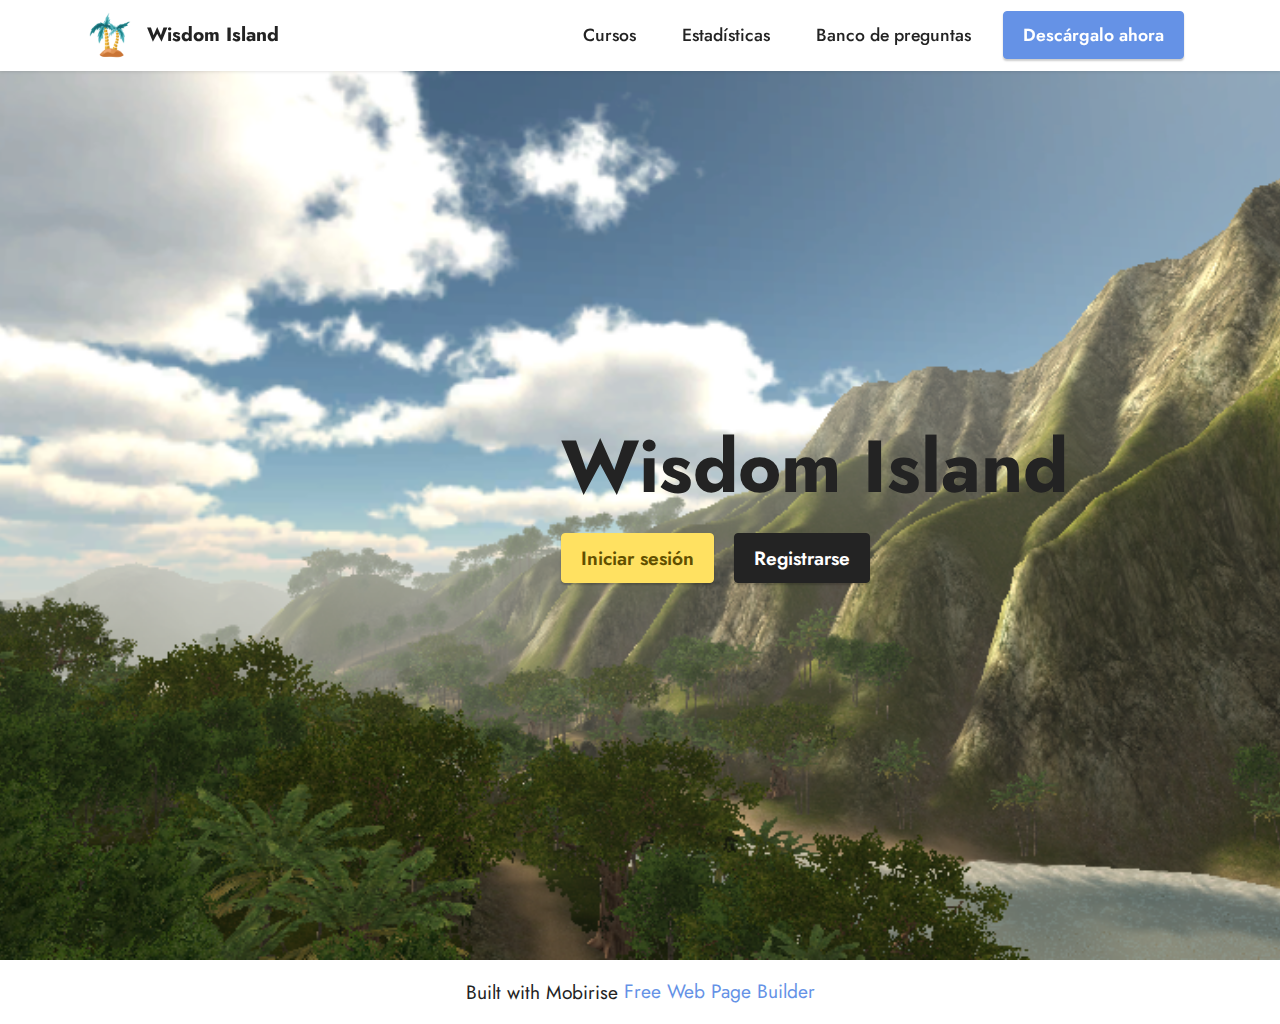
<file: index.html>
<!DOCTYPE html>
<html  >
<head>
  <!-- Site made with Mobirise Website Builder v5.6.5, https://mobirise.com -->
  <meta charset="UTF-8">
  <meta http-equiv="X-UA-Compatible" content="IE=edge">
  <meta name="generator" content="Mobirise v5.6.5, mobirise.com">
  <meta name="twitter:card" content="summary_large_image"/>
  <meta name="twitter:image:src" content="">
  <meta property="og:image" content="">
  <meta name="twitter:title" content="Home">
  <meta name="viewport" content="width=device-width, initial-scale=1, minimum-scale=1">
  <link rel="shortcut icon" href="assets/images/4f88f359135b09c5e43ae3a420b6c7f1-ilustracion-de-isla-de-palmera.png" type="image/x-icon">
  <meta name="description" content="">
  
  
  <title>Home</title>
  <link rel="stylesheet" href="assets/bootstrap/css/bootstrap.min.css">
  <link rel="stylesheet" href="assets/bootstrap/css/bootstrap-grid.min.css">
  <link rel="stylesheet" href="assets/bootstrap/css/bootstrap-reboot.min.css">
  <link rel="stylesheet" href="assets/dropdown/css/style.css">
  <link rel="stylesheet" href="assets/socicon/css/styles.css">
  <link rel="stylesheet" href="assets/theme/css/style.css">
  <link rel="preload" href="https://fonts.googleapis.com/css?family=Jost:100,200,300,400,500,600,700,800,900,100i,200i,300i,400i,500i,600i,700i,800i,900i&display=swap" as="style" onload="this.onload=null;this.rel='stylesheet'">
  <noscript><link rel="stylesheet" href="https://fonts.googleapis.com/css?family=Jost:100,200,300,400,500,600,700,800,900,100i,200i,300i,400i,500i,600i,700i,800i,900i&display=swap"></noscript>
  <link rel="preload" as="style" href="assets/mobirise/css/mbr-additional.css"><link rel="stylesheet" href="assets/mobirise/css/mbr-additional.css" type="text/css">
  
  
  
  
</head>
<body>
  
  <section data-bs-version="5.1" class="menu menu2 cid-sZaMw0S8zr" once="menu" id="menu2-0">
    
    <nav class="navbar navbar-dropdown navbar-fixed-top navbar-expand-lg">
        <div class="container">
            <div class="navbar-brand">
                <span class="navbar-logo">
                    <a href="https://mobiri.se">
                        <img src="assets/images/4f88f359135b09c5e43ae3a420b6c7f1-ilustracion-de-isla-de-palmera.png" alt="Mobirise Website Builder" style="height: 3rem;">
                    </a>
                </span>
                <span class="navbar-caption-wrap"><a class="navbar-caption text-black text-primary display-7" href="index.html#header5-1">Wisdom Island</a></span>
            </div>
            <button class="navbar-toggler" type="button" data-toggle="collapse" data-bs-toggle="collapse" data-target="#navbarSupportedContent" data-bs-target="#navbarSupportedContent" aria-controls="navbarNavAltMarkup" aria-expanded="false" aria-label="Toggle navigation">
                <div class="hamburger">
                    <span></span>
                    <span></span>
                    <span></span>
                    <span></span>
                </div>
            </button>
            <div class="collapse navbar-collapse" id="navbarSupportedContent">
                <ul class="navbar-nav nav-dropdown" data-app-modern-menu="true"><li class="nav-item"><a class="nav-link link text-black text-primary display-4" href="cursos.html#features4-5">Cursos</a></li><li class="nav-item"><a class="nav-link link text-black text-primary display-4" href="estadisticas.html#gallery5-a">Estadísticas</a></li><li class="nav-item"><a class="nav-link link text-black text-primary display-4" href="preguntas.html#features10-8">Banco de preguntas</a></li></ul>
                
                <div class="navbar-buttons mbr-section-btn"><a class="btn btn-primary display-4" href="https://mobiri.se">Descárgalo ahora</a></div>
            </div>
        </div>
    </nav>
</section>

<section data-bs-version="5.1" class="header5 cid-sZaMzL3iLS mbr-fullscreen" id="header5-1">

    

    

    <div class="container">
        <div class="row justify-content-end">
            <div class="col-12 col-lg-7">
                <h1 class="mbr-section-title mbr-fonts-style mbr-white mb-3 display-1"><strong>Wisdom Island</strong></h1>
                
                
                <div class="mbr-section-btn mt-3"><a class="btn btn-warning display-7" href="inicio.html#form1-d">Iniciar sesión</a>
                    <a class="btn btn-black display-7" href="registro.html#form1-f">Registrarse</a></div>
            </div>
        </div>
    </div>
</section><section class="display-7" style="padding: 0;align-items: center;justify-content: center;flex-wrap: wrap;    align-content: center;display: flex;position: relative;height: 4rem;"><a href="https://mobiri.se/2651506" style="flex: 1 1;height: 4rem;position: absolute;width: 100%;z-index: 1;"><img alt="" style="height: 4rem;" src="[data-uri]"></a><p style="margin: 0;text-align: center;" class="display-7">Built with Mobirise &#8204;</p><a style="z-index:1" href="https://mobirise.com/web-page-maker.html">Free Web Page Builder</a></section><script src="assets/bootstrap/js/bootstrap.bundle.min.js"></script>  <script src="assets/smoothscroll/smooth-scroll.js"></script>  <script src="assets/ytplayer/index.js"></script>  <script src="assets/dropdown/js/navbar-dropdown.js"></script>  <script src="assets/theme/js/script.js"></script>  
  
  
</body>
</html>
</file>
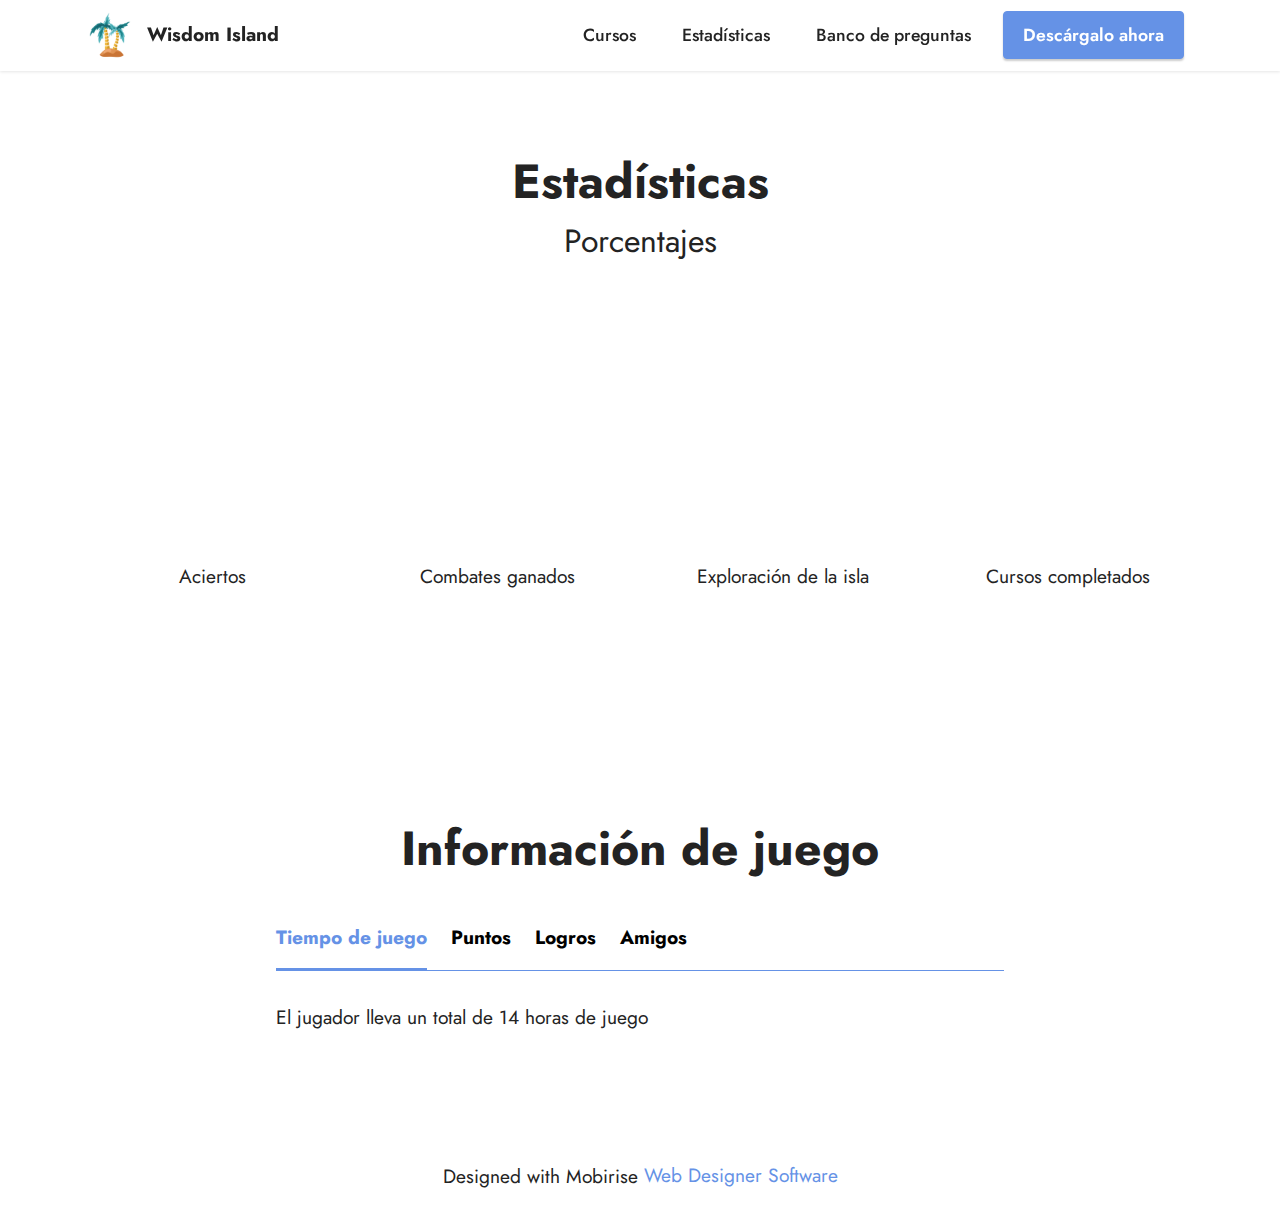
<file: estadisticas.html>
<!DOCTYPE html>
<html  >
<head>
  <!-- Site made with Mobirise Website Builder v5.6.5, https://mobirise.com -->
  <meta charset="UTF-8">
  <meta http-equiv="X-UA-Compatible" content="IE=edge">
  <meta name="generator" content="Mobirise v5.6.5, mobirise.com">
  <meta name="twitter:card" content="summary_large_image"/>
  <meta name="twitter:image:src" content="">
  <meta property="og:image" content="">
  <meta name="twitter:title" content="Estadísticas">
  <meta name="viewport" content="width=device-width, initial-scale=1, minimum-scale=1">
  <link rel="shortcut icon" href="assets/images/4f88f359135b09c5e43ae3a420b6c7f1-ilustracion-de-isla-de-palmera.png" type="image/x-icon">
  <meta name="description" content="">
  
  
  <title>Estadísticas</title>
  <link rel="stylesheet" href="assets/web/assets/mobirise-icons2/mobirise2.css">
  <link rel="stylesheet" href="assets/bootstrap/css/bootstrap.min.css">
  <link rel="stylesheet" href="assets/bootstrap/css/bootstrap-grid.min.css">
  <link rel="stylesheet" href="assets/bootstrap/css/bootstrap-reboot.min.css">
  <link rel="stylesheet" href="assets/dropdown/css/style.css">
  <link rel="stylesheet" href="assets/socicon/css/styles.css">
  <link rel="stylesheet" href="assets/theme/css/style.css">
  <link rel="preload" href="https://fonts.googleapis.com/css?family=Jost:100,200,300,400,500,600,700,800,900,100i,200i,300i,400i,500i,600i,700i,800i,900i&display=swap" as="style" onload="this.onload=null;this.rel='stylesheet'">
  <noscript><link rel="stylesheet" href="https://fonts.googleapis.com/css?family=Jost:100,200,300,400,500,600,700,800,900,100i,200i,300i,400i,500i,600i,700i,800i,900i&display=swap"></noscript>
  <link rel="preload" as="style" href="assets/mobirise/css/mbr-additional.css"><link rel="stylesheet" href="assets/mobirise/css/mbr-additional.css" type="text/css">
  
  <script src="js/chart.js"></script>
  <script src="js/estadisticas.js"></script>
  
</head>
<body>
  
  <section data-bs-version="5.1" class="menu menu2 cid-sZaMw0S8zr" once="menu" id="menu2-6">
    
    <nav class="navbar navbar-dropdown navbar-fixed-top navbar-expand-lg">
        <div class="container">
            <div class="navbar-brand">
                <span class="navbar-logo">
                    <a href="https://mobiri.se">
                        <img src="assets/images/4f88f359135b09c5e43ae3a420b6c7f1-ilustracion-de-isla-de-palmera.png" alt="Mobirise Website Builder" style="height: 3rem;">
                    </a>
                </span>
                <span class="navbar-caption-wrap"><a class="navbar-caption text-black text-primary display-7" href="index.html#header5-1">Wisdom Island</a></span>
            </div>
            <button class="navbar-toggler" type="button" data-toggle="collapse" data-bs-toggle="collapse" data-target="#navbarSupportedContent" data-bs-target="#navbarSupportedContent" aria-controls="navbarNavAltMarkup" aria-expanded="false" aria-label="Toggle navigation">
                <div class="hamburger">
                    <span></span>
                    <span></span>
                    <span></span>
                    <span></span>
                </div>
            </button>
            <div class="collapse navbar-collapse" id="navbarSupportedContent">
                <ul class="navbar-nav nav-dropdown" data-app-modern-menu="true"><li class="nav-item"><a class="nav-link link text-black text-primary display-4" href="cursos.html#features4-5">Cursos</a></li><li class="nav-item"><a class="nav-link link text-black text-primary display-4" href="estadisticas.html#gallery5-a">Estadísticas</a></li><li class="nav-item"><a class="nav-link link text-black text-primary display-4" href="preguntas.html#features10-8">Banco de preguntas</a></li></ul>
                
                <div class="navbar-buttons mbr-section-btn"><a class="btn btn-primary display-4" href="https://mobiri.se">Descárgalo ahora</a></div>
            </div>
        </div>
    </nav>
</section>

<section data-bs-version="5.1" class="gallery5 mbr-gallery cid-sZaTJ45PXd" id="gallery5-a">
    

    

    <div class="container">
        <div class="mbr-section-head">
            <h3 class="mbr-section-title mbr-fonts-style align-center m-0 display-2"><strong>Estadísticas</strong></h3>
            <h4 class="mbr-section-subtitle mbr-fonts-style align-center mb-0 mt-2 display-5">Porcentajes</h4>
        </div>
        <div class="row mbr-gallery mt-4">
            <!-- Imagenes de graficas -->
            <div class="col-12 col-md-6 col-lg-3 item gallery-image">
                <div class="item-wrapper" data-toggle="modal" data-bs-toggle="modal" data-target="#t2ybM2Uk6Y-modal" data-bs-target="#t2ybM2Uk6Y-modal">
                    <canvas id="e-aciertos" width="250px" height="250px"></canvas>
                    <!-- <img class="w-100" src="assets/images/kisspng-pie-chart-circle-pie-chart-5a73f2414b81a7.1101525515175480973093.jpg" alt="Mobirise Website Builder" data-slide-to="0" data-bs-slide-to="0" data-target="#lb-t2ybM2Uk6Y" data-bs-target="#lb-t2ybM2Uk6Y"> -->
                    <!-- <div class="icon-wrapper">
                        <span class="mobi-mbri mobi-mbri-search mbr-iconfont mbr-iconfont-btn"></span>
                    </div> -->
                </div>
                <h6 class="mbr-item-subtitle mbr-fonts-style align-center mb-2 mt-2 display-7">Aciertos</h6>
            </div>
            <div class="col-12 col-md-6 col-lg-3 item gallery-image">
                <div class="item-wrapper" data-toggle="modal" data-bs-toggle="modal" data-target="#t2ybM2Uk6Y-modal" data-bs-target="#t2ybM2Uk6Y-modal">
                    <canvas id="e-aciertos2" width="250px" height="250px"></canvas>
                    <!-- <img class="w-100" src="assets/images/kisspng-pie-chart-circle-pie-chart-5a73f2414b81a7.1101525515175480973093.jpg" alt="Mobirise Website Builder" data-slide-to="1" data-bs-slide-to="1" data-target="#lb-t2ybM2Uk6Y" data-bs-target="#lb-t2ybM2Uk6Y">
                    <div class="icon-wrapper">
                        <span class="mobi-mbri mobi-mbri-search mbr-iconfont mbr-iconfont-btn"></span>
                    </div> -->
                </div>
                <h6 class="mbr-item-subtitle mbr-fonts-style align-center mb-2 mt-2 display-7">Combates ganados</h6>
            </div>
            <div class="col-12 col-md-6 col-lg-3 item gallery-image">
                <div class="item-wrapper" data-toggle="modal" data-bs-toggle="modal" data-target="#t2ybM2Uk6Y-modal" data-bs-target="#t2ybM2Uk6Y-modal">
                    <canvas id="e-aciertos3" width="250px" height="250px"></canvas>
                    <!-- <img class="w-100" src="assets/images/kisspng-pie-chart-circle-pie-chart-5a73f2414b81a7.1101525515175480973093.jpg" alt="Mobirise Website Builder" data-slide-to="2" data-bs-slide-to="2" data-target="#lb-t2ybM2Uk6Y" data-bs-target="#lb-t2ybM2Uk6Y">
                    <div class="icon-wrapper">
                        <span class="mobi-mbri mobi-mbri-search mbr-iconfont mbr-iconfont-btn"></span>
                    </div> -->
                </div>
                <h6 class="mbr-item-subtitle mbr-fonts-style align-center mb-2 mt-2 display-7">Exploración de la isla</h6>
            </div>
            <div class="col-12 col-md-6 col-lg-3 item gallery-image">
                <div class="item-wrapper" data-toggle="modal" data-bs-toggle="modal" data-target="#t2ybM2Uk6Y-modal" data-bs-target="#t2ybM2Uk6Y-modal">
                    <canvas id="e-aciertos4" width="250px" height="250px"></canvas>
                    <!-- <img class="w-100" src="assets/images/kisspng-pie-chart-circle-pie-chart-5a73f2414b81a7.1101525515175480973093.jpg" alt="Mobirise Website Builder" data-slide-to="3" data-bs-slide-to="3" data-target="#lb-t2ybM2Uk6Y" data-bs-target="#lb-t2ybM2Uk6Y">
                    <div class="icon-wrapper">
                        <span class="mobi-mbri mobi-mbri-search mbr-iconfont mbr-iconfont-btn"></span>
                    </div> -->
                </div>
                <h6 class="mbr-item-subtitle mbr-fonts-style align-center mb-2 mt-2 display-7">Cursos completados</h6>
            </div>
        </div>

        <div class="modal mbr-slider" tabindex="-1" role="dialog" aria-hidden="true" id="t2ybM2Uk6Y-modal">
            <div class="modal-dialog" role="document">
                <div class="modal-content">
                    <div class="modal-body">
                        <div class="carousel slide" id="lb-t2ybM2Uk6Y" data-interval="5000" data-bs-interval="5000">
                            <div class="carousel-inner">
                                <!-- Carrusel -->
                                <!-- <div class="carousel-item active">
                                    <img class="d-block w-100" src="assets/images/kisspng-pie-chart-circle-pie-chart-5a73f2414b81a7.1101525515175480973093.jpg" alt="Mobirise Website Builder">
                                </div> -->
                                <div class="carousel-item">
                                    <img class="d-block w-100" src="assets/images/kisspng-pie-chart-circle-pie-chart-5a73f2414b81a7.1101525515175480973093.jpg" alt="Mobirise Website Builder">
                                </div>
                                <div class="carousel-item">
                                    <img class="d-block w-100" src="assets/images/kisspng-pie-chart-circle-pie-chart-5a73f2414b81a7.1101525515175480973093.jpg" alt="Mobirise Website Builder">
                                </div>
                                <div class="carousel-item">
                                    <img class="d-block w-100" src="assets/images/kisspng-pie-chart-circle-pie-chart-5a73f2414b81a7.1101525515175480973093.jpg" alt="Mobirise Website Builder">
                                </div>
                            </div>
                            <ol class="carousel-indicators">
                                <li data-slide-to="0" data-bs-slide-to="0" class="active" data-target="#lb-t2ybM2Uk6Y" data-bs-target="#lb-t2ybM2Uk6Y"></li>
                                <li data-slide-to="1" data-bs-slide-to="1" data-target="#lb-t2ybM2Uk6Y" data-bs-target="#lb-t2ybM2Uk6Y"></li>
                                <li data-slide-to="2" data-bs-slide-to="2" data-target="#lb-t2ybM2Uk6Y" data-bs-target="#lb-t2ybM2Uk6Y"></li>
                                <li data-slide-to="3" data-bs-slide-to="3" data-target="#lb-t2ybM2Uk6Y" data-bs-target="#lb-t2ybM2Uk6Y"></li>
                            </ol>
                            <a role="button" href="" class="close" data-dismiss="modal" data-bs-dismiss="modal" aria-label="Close">
                            </a>
                            <a class="carousel-control-prev carousel-control" role="button" data-slide="prev" data-bs-slide="prev" href="#lb-t2ybM2Uk6Y">
                                <span class="mobi-mbri mobi-mbri-arrow-prev" aria-hidden="true"></span>
                                <span class="sr-only visually-hidden">Previous</span>
                            </a>
                            <a class="carousel-control-next carousel-control" role="button" data-slide="next" data-bs-slide="next" href="#lb-t2ybM2Uk6Y">
                                <span class="mobi-mbri mobi-mbri-arrow-next" aria-hidden="true"></span>
                                <span class="sr-only visually-hidden">Next</span>
                            </a>
                        </div>
                    </div>
                </div>
            </div>
        </div>
    </div>
</section>

<section data-bs-version="5.1" class="tabs content18 cid-sZaTMSz8pT" id="tabs1-b">

    

    
    <div class="container">
        <div class="row justify-content-center">
            <div class="col-12 col-md-8">
                <h3 class="mbr-section-title mb-0 mbr-fonts-style display-2">
                    <strong>Información de juego</strong></h3>
                
            </div>
        </div>
        <div class="row justify-content-center mt-4">
            <div class="col-12 col-md-8">
                <ul class="nav nav-tabs mb-4" role="tablist">
                    <li class="nav-item first mbr-fonts-style"><a class="nav-link mbr-fonts-style show active display-7" role="tab" data-toggle="tab" data-bs-toggle="tab" href="#tabs1-b_tab0" aria-selected="true"><strong>Tiempo de juego</strong></a></li>
                    <li class="nav-item"><a class="nav-link mbr-fonts-style active display-7" role="tab" data-toggle="tab" data-bs-toggle="tab" href="#tabs1-b_tab1" aria-selected="true"><strong>Puntos</strong></a></li>
                    <li class="nav-item"><a class="nav-link mbr-fonts-style active display-7" role="tab" data-toggle="tab" data-bs-toggle="tab" href="#tabs1-b_tab2" aria-selected="true"><strong>Logros</strong></a></li>
                    <li class="nav-item"><a class="nav-link mbr-fonts-style active display-7" role="tab" data-toggle="tab" data-bs-toggle="tab" href="#tabs1-b_tab3" aria-selected="true"><strong>Amigos</strong></a></li>
                    
                    
                </ul>
                <div class="tab-content">
                    <div id="tab1" class="tab-pane in active" role="tabpanel">
                        <div class="row">
                            <div class="col-md-12">
                                <p id="estadisticas-horas" class="mbr-text mbr-fonts-style display-7">
                                    El jugador lleva un total de 14 horas de juego</p>
                            </div>
                        </div>
                    </div>
                    <div id="tab2" class="tab-pane" role="tabpanel">
                        <div class="row">
                            <div class="col-md-12">
                                <p id="estadisticas-puntos" class="mbr-text mbr-fonts-style display-7">El jugador cuenta con un total de 3800 puntos canjeables</p>
                            </div>
                        </div>
                    </div>
                    <div id="tab3" class="tab-pane" role="tabpanel">
                        <div class="row">
                            <div class="col-md-12">
                                <p id="estadisticas-logros" class="mbr-text mbr-fonts-style display-7">
                                    El jugador tiene un total de 3 logros: "Aprendiz de fuego", "Sensei", "Extrovertido"</p>
                            </div>
                        </div>
                    </div>
                    <div id="tab4" class="tab-pane" role="tabpanel">
                        <div class="row">
                            <div class="col-md-12">
                                <p id="estadisticas-amigos" class="mbr-text mbr-fonts-style display-7">
                                    El jugador cuenta con un total de 3 amigos: "Gabdiel Adame", "Alex Suarez", "Roy"</p>
                            </div>
                        </div>
                    </div>
                    
                    
                </div>
            </div>
        </div>
    </div>
</section><section class="display-7" style="padding: 0;align-items: center;justify-content: center;flex-wrap: wrap;    align-content: center;display: flex;position: relative;height: 4rem;"><a href="https://mobiri.se/2651506" style="flex: 1 1;height: 4rem;position: absolute;width: 100%;z-index: 1;"><img alt="" style="height: 4rem;" src="[data-uri]"></a><p style="margin: 0;text-align: center;" class="display-7">Designed with Mobirise &#8204;</p><a style="z-index:1" href="https://mobirise.com/website-design-software.html">Web Designer Software</a></section><script src="assets/bootstrap/js/bootstrap.bundle.min.js"></script>  <script src="assets/smoothscroll/smooth-scroll.js"></script>  <script src="assets/ytplayer/index.js"></script>  <script src="assets/dropdown/js/navbar-dropdown.js"></script>  <script src="assets/mbr-tabs/mbr-tabs.js"></script>  <script src="assets/theme/js/script.js"></script>  
  
  
</body>
</html>
</file>
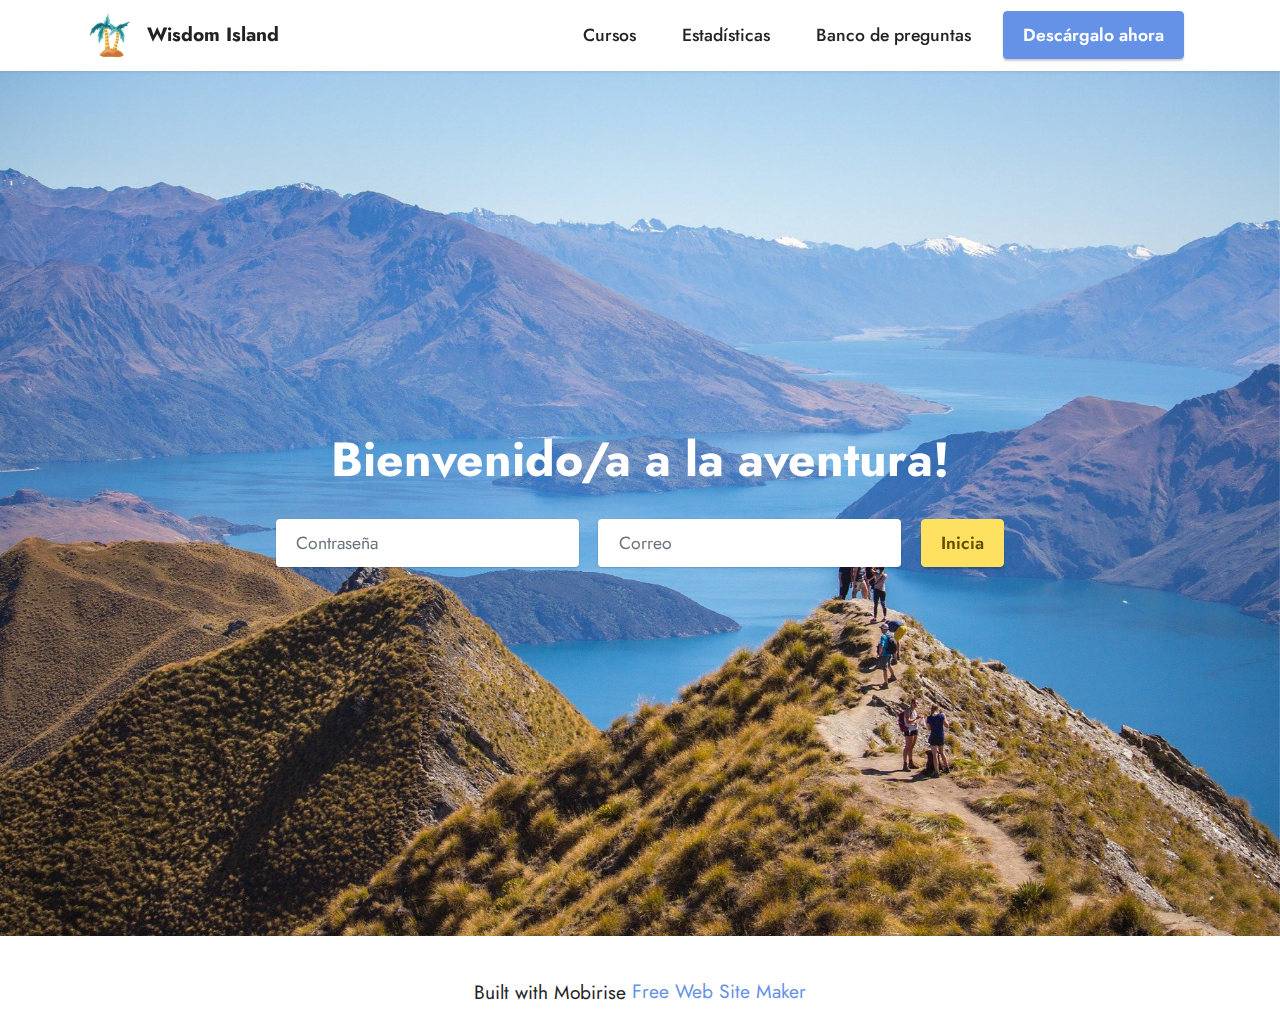
<file: inicio.html>
<!DOCTYPE html>
<html  >
<head>
  <!-- Site made with Mobirise Website Builder v5.6.5, https://mobirise.com -->
  <meta charset="UTF-8">
  <meta http-equiv="X-UA-Compatible" content="IE=edge">
  <meta name="generator" content="Mobirise v5.6.5, mobirise.com">
  <meta name="twitter:card" content="summary_large_image"/>
  <meta name="twitter:image:src" content="">
  <meta property="og:image" content="">
  <meta name="twitter:title" content="Inicio">
  <meta name="viewport" content="width=device-width, initial-scale=1, minimum-scale=1">
  <link rel="shortcut icon" href="assets/images/4f88f359135b09c5e43ae3a420b6c7f1-ilustracion-de-isla-de-palmera.png" type="image/x-icon">
  <meta name="description" content="">
  
  
  <title>Inicio</title>
  <link rel="stylesheet" href="assets/bootstrap/css/bootstrap.min.css">
  <link rel="stylesheet" href="assets/bootstrap/css/bootstrap-grid.min.css">
  <link rel="stylesheet" href="assets/bootstrap/css/bootstrap-reboot.min.css">
  <link rel="stylesheet" href="assets/parallax/jarallax.css">
  <link rel="stylesheet" href="assets/dropdown/css/style.css">
  <link rel="stylesheet" href="assets/socicon/css/styles.css">
  <link rel="stylesheet" href="assets/theme/css/style.css">
  <link rel="preload" href="https://fonts.googleapis.com/css?family=Jost:100,200,300,400,500,600,700,800,900,100i,200i,300i,400i,500i,600i,700i,800i,900i&display=swap" as="style" onload="this.onload=null;this.rel='stylesheet'">
  <noscript><link rel="stylesheet" href="https://fonts.googleapis.com/css?family=Jost:100,200,300,400,500,600,700,800,900,100i,200i,300i,400i,500i,600i,700i,800i,900i&display=swap"></noscript>
  <link rel="preload" as="style" href="assets/mobirise/css/mbr-additional.css"><link rel="stylesheet" href="assets/mobirise/css/mbr-additional.css" type="text/css">
  
  
  
  
</head>
<body>
  
  <section data-bs-version="5.1" class="menu menu2 cid-sZaMw0S8zr" once="menu" id="menu2-c">
    
    <nav class="navbar navbar-dropdown navbar-fixed-top navbar-expand-lg">
        <div class="container">
            <div class="navbar-brand">
                <span class="navbar-logo">
                    <a href="https://mobiri.se">
                        <img src="assets/images/4f88f359135b09c5e43ae3a420b6c7f1-ilustracion-de-isla-de-palmera.png" alt="Mobirise Website Builder" style="height: 3rem;">
                    </a>
                </span>
                <span class="navbar-caption-wrap"><a class="navbar-caption text-black text-primary display-7" href="index.html#header5-1">Wisdom Island</a></span>
            </div>
            <button class="navbar-toggler" type="button" data-toggle="collapse" data-bs-toggle="collapse" data-target="#navbarSupportedContent" data-bs-target="#navbarSupportedContent" aria-controls="navbarNavAltMarkup" aria-expanded="false" aria-label="Toggle navigation">
                <div class="hamburger">
                    <span></span>
                    <span></span>
                    <span></span>
                    <span></span>
                </div>
            </button>
            <div class="collapse navbar-collapse" id="navbarSupportedContent">
                <ul class="navbar-nav nav-dropdown" data-app-modern-menu="true"><li class="nav-item"><a class="nav-link link text-black text-primary display-4" href="cursos.html#features4-5">Cursos</a></li><li class="nav-item"><a class="nav-link link text-black text-primary display-4" href="estadisticas.html#gallery5-a">Estadísticas</a></li><li class="nav-item"><a class="nav-link link text-black text-primary display-4" href="preguntas.html#features10-8">Banco de preguntas</a></li></ul>
                
                <div class="navbar-buttons mbr-section-btn"><a class="btn btn-primary display-4" href="https://mobiri.se">Descárgalo ahora</a></div>
            </div>
        </div>
    </nav>
</section>

<section data-bs-version="5.1" class="form1 cid-sZaXnCsTKH mbr-fullscreen mbr-parallax-background" id="form1-d">

    

    
    <div class="container">
        <div class="row justify-content-center">
            <div class="col-lg-8 mx-auto mbr-form" data-form-type="formoid">
                <form action="https://mobirise.eu/" method="POST" class="mbr-form form-with-styler" data-form-title="Form Name"><input type="hidden" name="email" data-form-email="true" value="A45jlKrCM0Qbs1hkW04IY7z2ECEbIOP+dyQStabGaS5ZlmwLwbSmbIJ+eY4iPngtsWvM8NfiKfkcnqq2yKNdMVKmsTHEygwR2E1NllRCIlGzy54E86M2sZqbvpLbMHfd">
                    <div class="row">
                        <div hidden="hidden" data-form-alert="" class="alert alert-success col-12">Thanks for filling out the form!</div>
                        <div hidden="hidden" data-form-alert-danger="" class="alert alert-danger col-12">
                            Oops...! some problem!
                        </div>
                    </div>
                    <div class="dragArea row">
                        <div class="col-12">
                            <h1 class="mbr-section-title mb-4 mbr-fonts-style align-center display-2">
                                <strong>Bienvenido/a a la aventura!</strong></h1>
                        </div>
                        <div class="col-12">
                            
                        </div>
                        <div class="col-md col-12 form-group mb-3" data-for="name">
                            <input type="text" name="name" placeholder="Contraseña" data-form-field="Name" class="form-control" id="name-form1-d">
                        </div>
                        <div class="col-md col-12 form-group mb-3" data-for="email">
                            <input type="email" name="email" placeholder="Correo" data-form-field="Email" class="form-control" id="email-form1-d">
                        </div>
                        <div class="mbr-section-btn col-12 col-md-auto"><button type="submit" class="btn btn-warning display-4">Inicia</button></div>
                    </div>
                </form>
            </div>
        </div>
    </div>
</section><section class="display-7" style="padding: 0;align-items: center;justify-content: center;flex-wrap: wrap;    align-content: center;display: flex;position: relative;height: 4rem;"><a href="https://mobiri.se/2651506" style="flex: 1 1;height: 4rem;position: absolute;width: 100%;z-index: 1;"><img alt="" style="height: 4rem;" src="[data-uri]"></a><p style="margin: 0;text-align: center;" class="display-7">Built with Mobirise &#8204;</p><a style="z-index:1" href="https://mobirise.com/website-maker.html">Free Web Site Maker</a></section><script src="assets/bootstrap/js/bootstrap.bundle.min.js"></script>  <script src="assets/parallax/jarallax.js"></script>  <script src="assets/smoothscroll/smooth-scroll.js"></script>  <script src="assets/ytplayer/index.js"></script>  <script src="assets/dropdown/js/navbar-dropdown.js"></script>  <script src="assets/theme/js/script.js"></script>  <script src="assets/formoid/formoid.min.js"></script>  
  
  
</body>
</html>
</file>
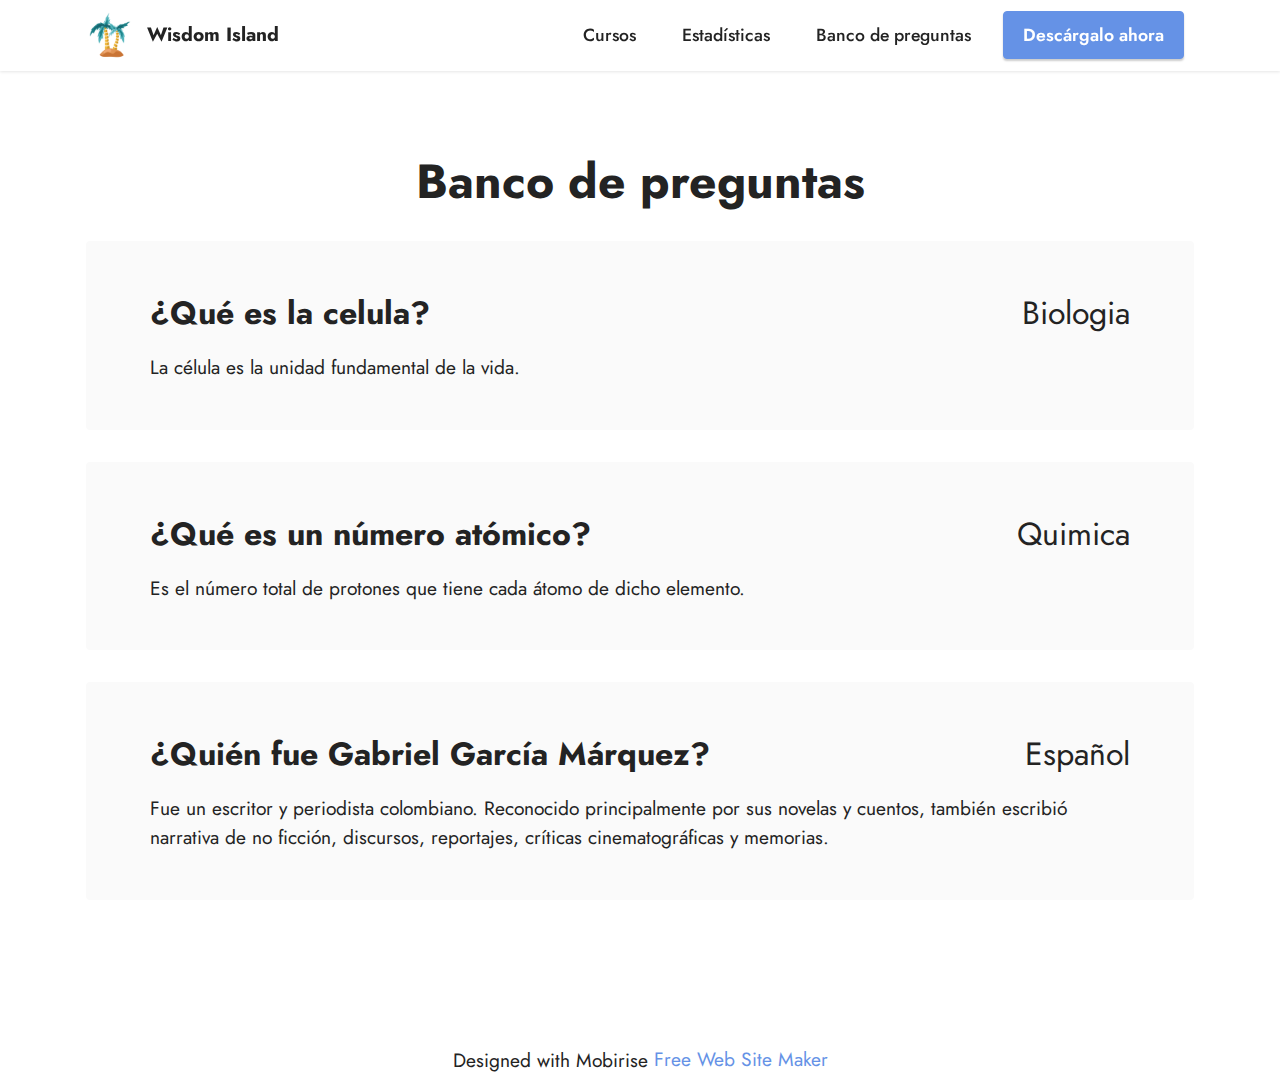
<file: preguntas.html>
<!DOCTYPE html>
<html  >
<head>
  <!-- Site made with Mobirise Website Builder v5.6.5, https://mobirise.com -->
  <meta charset="UTF-8">
  <meta http-equiv="X-UA-Compatible" content="IE=edge">
  <meta name="generator" content="Mobirise v5.6.5, mobirise.com">
  <meta name="twitter:card" content="summary_large_image"/>
  <meta name="twitter:image:src" content="">
  <meta property="og:image" content="">
  <meta name="twitter:title" content="Banco de preguntas">
  <meta name="viewport" content="width=device-width, initial-scale=1, minimum-scale=1">
  <link rel="shortcut icon" href="assets/images/4f88f359135b09c5e43ae3a420b6c7f1-ilustracion-de-isla-de-palmera.png" type="image/x-icon">
  <meta name="description" content="">
  
  
  <title>Banco de preguntas</title>
  <link rel="stylesheet" href="assets/bootstrap/css/bootstrap.min.css">
  <link rel="stylesheet" href="assets/bootstrap/css/bootstrap-grid.min.css">
  <link rel="stylesheet" href="assets/bootstrap/css/bootstrap-reboot.min.css">
  <link rel="stylesheet" href="assets/dropdown/css/style.css">
  <link rel="stylesheet" href="assets/socicon/css/styles.css">
  <link rel="stylesheet" href="assets/theme/css/style.css">
  <link rel="preload" href="https://fonts.googleapis.com/css?family=Jost:100,200,300,400,500,600,700,800,900,100i,200i,300i,400i,500i,600i,700i,800i,900i&display=swap" as="style" onload="this.onload=null;this.rel='stylesheet'">
  <noscript><link rel="stylesheet" href="https://fonts.googleapis.com/css?family=Jost:100,200,300,400,500,600,700,800,900,100i,200i,300i,400i,500i,600i,700i,800i,900i&display=swap"></noscript>
  <link rel="preload" as="style" href="assets/mobirise/css/mbr-additional.css"><link rel="stylesheet" href="assets/mobirise/css/mbr-additional.css" type="text/css">
  
  
  
  
</head>
<body>
  
  <section data-bs-version="5.1" class="menu menu2 cid-sZaMw0S8zr" once="menu" id="menu2-7">
    
    <nav class="navbar navbar-dropdown navbar-fixed-top navbar-expand-lg">
        <div class="container">
            <div class="navbar-brand">
                <span class="navbar-logo">
                    <a href="https://mobiri.se">
                        <img src="assets/images/4f88f359135b09c5e43ae3a420b6c7f1-ilustracion-de-isla-de-palmera.png" alt="Mobirise Website Builder" style="height: 3rem;">
                    </a>
                </span>
                <span class="navbar-caption-wrap"><a class="navbar-caption text-black text-primary display-7" href="index.html#header5-1">Wisdom Island</a></span>
            </div>
            <button class="navbar-toggler" type="button" data-toggle="collapse" data-bs-toggle="collapse" data-target="#navbarSupportedContent" data-bs-target="#navbarSupportedContent" aria-controls="navbarNavAltMarkup" aria-expanded="false" aria-label="Toggle navigation">
                <div class="hamburger">
                    <span></span>
                    <span></span>
                    <span></span>
                    <span></span>
                </div>
            </button>
            <div class="collapse navbar-collapse" id="navbarSupportedContent">
                <ul class="navbar-nav nav-dropdown" data-app-modern-menu="true"><li class="nav-item"><a class="nav-link link text-black text-primary display-4" href="cursos.html#features4-5">Cursos</a></li><li class="nav-item"><a class="nav-link link text-black text-primary display-4" href="estadisticas.html#gallery5-a">Estadísticas</a></li><li class="nav-item"><a class="nav-link link text-black text-primary display-4" href="preguntas.html#features10-8">Banco de preguntas</a></li></ul>
                
                <div class="navbar-buttons mbr-section-btn"><a class="btn btn-primary display-4" href="https://mobiri.se">Descárgalo ahora</a></div>
            </div>
        </div>
    </nav>
</section>

<section data-bs-version="5.1" class="features9 cid-sZaSPqryEn" id="features10-8">
    <!---->
    
    
    <div class="container">
        <div class="mbr-section-head">
            <h3 class="mbr-section-title mbr-fonts-style mb-0 display-2">
                <strong>Banco de preguntas</strong></h3>
            
        </div>
        <div class="row mt-4">
            <div class="card col-12">
                <div class="card-wrapper">
                    <div class="top-line row">
                        <div class="col">
                            <h4 class="card-title mbr-fonts-style display-5"><strong>¿Qué es la celula?</strong></h4>
                        </div>
                        <div class="col-auto">
                            <p class="price mbr-fonts-style display-5">&nbsp;Biologia</p>
                        </div>
                    </div>
                    <div class="bottom-line">
                        <p class="mbr-text mbr-fonts-style display-7">La célula es la unidad fundamental de la vida.</p>
                    </div>
                </div>
            </div>
            <div class="card col-12">
                <div class="card-wrapper">
                    <div class="top-line row">
                        <div class="col">
                            <h4 class="card-title mbr-fonts-style display-5"><strong>¿Qué es un número atómico?</strong></h4>
                        </div>
                        <div class="col-auto">
                            <p class="price mbr-fonts-style display-5">
                                Quimica</p>
                        </div>
                    </div>
                    <div class="bottom-line">
                        <p class="mbr-text mbr-fonts-style display-7">Es el número total de protones que tiene cada átomo de dicho elemento.
                        </p>
                    </div>
                </div>
            </div>
            <div class="card col-12">
                <div class="card-wrapper">
                    <div class="top-line row">
                        <div class="col">
                            <h4 class="card-title mbr-fonts-style display-5"><strong>¿Quién fue Gabriel García Márquez?</strong></h4>
                        </div>
                        <div class="col-auto">
                            <p class="price mbr-fonts-style display-5">Español</p>
                        </div>
                    </div>
                    <div class="bottom-line">
                        <p class="mbr-text mbr-fonts-style display-7">Fue un escritor y periodista colombiano. Reconocido principalmente por sus novelas y cuentos, también escribió narrativa de no ficción, discursos, reportajes, críticas cinematográficas y memorias. 
                        </p>
                    </div>
                </div>
            </div>
            
            
            
            
            
            
            
            
            
        </div>
    </div>
</section><section class="display-7" style="padding: 0;align-items: center;justify-content: center;flex-wrap: wrap;    align-content: center;display: flex;position: relative;height: 4rem;"><a href="https://mobiri.se/2651506" style="flex: 1 1;height: 4rem;position: absolute;width: 100%;z-index: 1;"><img alt="" style="height: 4rem;" src="[data-uri]"></a><p style="margin: 0;text-align: center;" class="display-7">Designed with Mobirise &#8204;</p><a style="z-index:1" href="https://mobirise.com/website-maker.html">Free Web Site Maker</a></section><script src="assets/bootstrap/js/bootstrap.bundle.min.js"></script>  <script src="assets/smoothscroll/smooth-scroll.js"></script>  <script src="assets/ytplayer/index.js"></script>  <script src="assets/dropdown/js/navbar-dropdown.js"></script>  <script src="assets/theme/js/script.js"></script>  
  
  
</body>
</html>
</file>
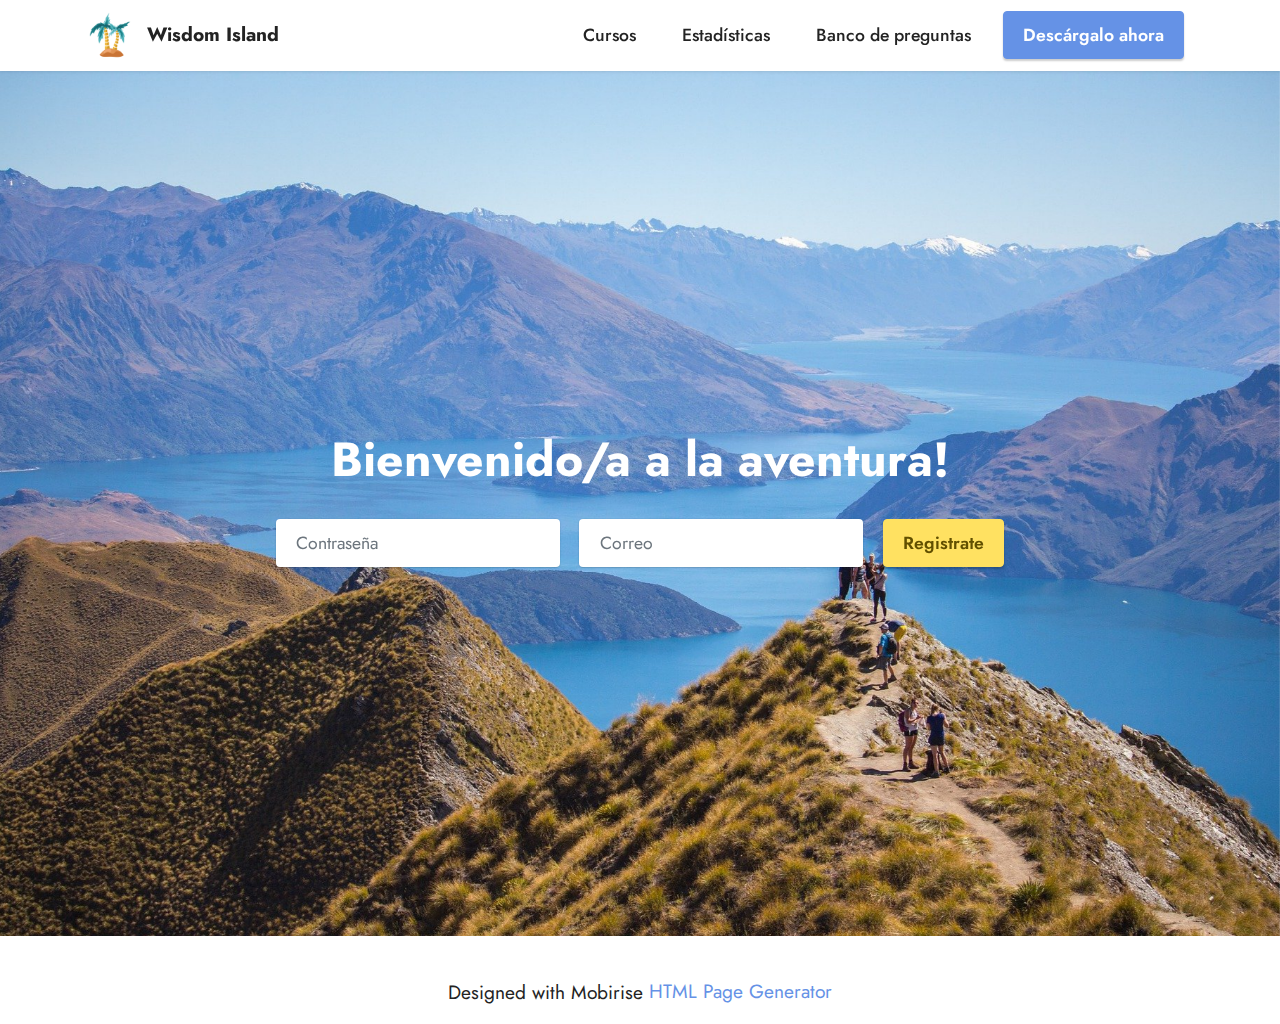
<file: registro.html>
<!DOCTYPE html>
<html  >
<head>
  <!-- Site made with Mobirise Website Builder v5.6.5, https://mobirise.com -->
  <meta charset="UTF-8">
  <meta http-equiv="X-UA-Compatible" content="IE=edge">
  <meta name="generator" content="Mobirise v5.6.5, mobirise.com">
  <meta name="twitter:card" content="summary_large_image"/>
  <meta name="twitter:image:src" content="">
  <meta property="og:image" content="">
  <meta name="twitter:title" content="Registro">
  <meta name="viewport" content="width=device-width, initial-scale=1, minimum-scale=1">
  <link rel="shortcut icon" href="assets/images/4f88f359135b09c5e43ae3a420b6c7f1-ilustracion-de-isla-de-palmera.png" type="image/x-icon">
  <meta name="description" content="">
  
  
  <title>Registro</title>
  <link rel="stylesheet" href="assets/bootstrap/css/bootstrap.min.css">
  <link rel="stylesheet" href="assets/bootstrap/css/bootstrap-grid.min.css">
  <link rel="stylesheet" href="assets/bootstrap/css/bootstrap-reboot.min.css">
  <link rel="stylesheet" href="assets/parallax/jarallax.css">
  <link rel="stylesheet" href="assets/dropdown/css/style.css">
  <link rel="stylesheet" href="assets/socicon/css/styles.css">
  <link rel="stylesheet" href="assets/theme/css/style.css">
  <link rel="preload" href="https://fonts.googleapis.com/css?family=Jost:100,200,300,400,500,600,700,800,900,100i,200i,300i,400i,500i,600i,700i,800i,900i&display=swap" as="style" onload="this.onload=null;this.rel='stylesheet'">
  <noscript><link rel="stylesheet" href="https://fonts.googleapis.com/css?family=Jost:100,200,300,400,500,600,700,800,900,100i,200i,300i,400i,500i,600i,700i,800i,900i&display=swap"></noscript>
  <link rel="preload" as="style" href="assets/mobirise/css/mbr-additional.css"><link rel="stylesheet" href="assets/mobirise/css/mbr-additional.css" type="text/css">
  
  
  
  
</head>
<body>
  
  <section data-bs-version="5.1" class="menu menu2 cid-sZaY6Yisj9" once="menu" id="menu2-e">
    
    <nav class="navbar navbar-dropdown navbar-fixed-top navbar-expand-lg">
        <div class="container">
            <div class="navbar-brand">
                <span class="navbar-logo">
                    <a href="https://mobiri.se">
                        <img src="assets/images/4f88f359135b09c5e43ae3a420b6c7f1-ilustracion-de-isla-de-palmera.png" alt="Mobirise Website Builder" style="height: 3rem;">
                    </a>
                </span>
                <span class="navbar-caption-wrap"><a class="navbar-caption text-black text-primary display-7" href="index.html#header5-1">Wisdom Island</a></span>
            </div>
            <button class="navbar-toggler" type="button" data-toggle="collapse" data-bs-toggle="collapse" data-target="#navbarSupportedContent" data-bs-target="#navbarSupportedContent" aria-controls="navbarNavAltMarkup" aria-expanded="false" aria-label="Toggle navigation">
                <div class="hamburger">
                    <span></span>
                    <span></span>
                    <span></span>
                    <span></span>
                </div>
            </button>
            <div class="collapse navbar-collapse" id="navbarSupportedContent">
                <ul class="navbar-nav nav-dropdown" data-app-modern-menu="true"><li class="nav-item"><a class="nav-link link text-black text-primary display-4" href="cursos.html#features4-5">Cursos</a></li><li class="nav-item"><a class="nav-link link text-black text-primary display-4" href="estadisticas.html#gallery5-a">Estadísticas</a></li><li class="nav-item"><a class="nav-link link text-black text-primary display-4" href="preguntas.html#features10-8">Banco de preguntas</a></li></ul>
                
                <div class="navbar-buttons mbr-section-btn"><a class="btn btn-primary display-4" href="https://mobiri.se">Descárgalo ahora</a></div>
            </div>
        </div>
    </nav>
</section>

<section data-bs-version="5.1" class="form1 cid-sZaY6YX4dq mbr-fullscreen mbr-parallax-background" id="form1-f">

    

    
    <div class="container">
        <div class="row justify-content-center">
            <div class="col-lg-8 mx-auto mbr-form" data-form-type="formoid">
                <form action="https://mobirise.eu/" method="POST" class="mbr-form form-with-styler" data-form-title="Form Name"><input type="hidden" name="email" data-form-email="true" value="zlmjpUR/tegEgmCVD5bP1C1n/6dlfzkkX/4xofAMxK5KvOrVdMI+iZa0fPi5YVJZj9cuxvcsMh735SjUWrQKqpPE14/s5plWwxcX3phfG366i2GFb3+04VdMsytY/BZU">
                    <div class="row">
                        <div hidden="hidden" data-form-alert="" class="alert alert-success col-12">Thanks for filling out the form!</div>
                        <div hidden="hidden" data-form-alert-danger="" class="alert alert-danger col-12">
                            Oops...! some problem!
                        </div>
                    </div>
                    <div class="dragArea row">
                        <div class="col-12">
                            <h1 class="mbr-section-title mb-4 mbr-fonts-style align-center display-2">
                                <strong>Bienvenido/a a la aventura!</strong></h1>
                        </div>
                        <div class="col-12">
                            
                        </div>
                        <div class="col-md col-12 form-group mb-3" data-for="name">
                            <input type="text" name="name" placeholder="Contraseña" data-form-field="Name" class="form-control" id="name-form1-f">
                        </div>
                        <div class="col-md col-12 form-group mb-3" data-for="email">
                            <input type="email" name="email" placeholder="Correo" data-form-field="Email" class="form-control" id="email-form1-f">
                        </div>
                        <div class="mbr-section-btn col-12 col-md-auto"><button type="submit" class="btn btn-warning display-4">Registrate</button></div>
                    </div>
                </form>
            </div>
        </div>
    </div>
</section><section class="display-7" style="padding: 0;align-items: center;justify-content: center;flex-wrap: wrap;    align-content: center;display: flex;position: relative;height: 4rem;"><a href="https://mobiri.se/2651506" style="flex: 1 1;height: 4rem;position: absolute;width: 100%;z-index: 1;"><img alt="" style="height: 4rem;" src="[data-uri]"></a><p style="margin: 0;text-align: center;" class="display-7">Designed with Mobirise &#8204;</p><a style="z-index:1" href="https://mobirise.com/html-builder.html">HTML Page Generator</a></section><script src="assets/bootstrap/js/bootstrap.bundle.min.js"></script>  <script src="assets/parallax/jarallax.js"></script>  <script src="assets/smoothscroll/smooth-scroll.js"></script>  <script src="assets/ytplayer/index.js"></script>  <script src="assets/dropdown/js/navbar-dropdown.js"></script>  <script src="assets/theme/js/script.js"></script>  <script src="assets/formoid/formoid.min.js"></script>  
  
  
</body>
</html>
</file>
<file: assets/dropdown/css/style.css>
.navbar-dropdown {
  left: 0;
  padding: 0;
  position: absolute;
  right: 0;
  top: 0;
  transition: all 0.45s ease;
  z-index: 1030;
  background: #282828; }
  .navbar-dropdown .navbar-logo {
    margin-right: 0.8rem;
    transition: margin 0.3s ease-in-out;
    vertical-align: middle; }
    .navbar-dropdown .navbar-logo img {
      height: 3.125rem;
      transition: all 0.3s ease-in-out; }
    .navbar-dropdown .navbar-logo.mbr-iconfont {
      font-size: 3.125rem;
      line-height: 3.125rem; }
  .navbar-dropdown .navbar-caption {
    font-weight: 700;
    white-space: normal;
    vertical-align: -4px;
    line-height: 3.125rem !important; }
    .navbar-dropdown .navbar-caption, .navbar-dropdown .navbar-caption:hover {
      color: inherit;
      text-decoration: none; }
  .navbar-dropdown .mbr-iconfont + .navbar-caption {
    vertical-align: -1px; }
  .navbar-dropdown.navbar-fixed-top {
    position: fixed; }
  .navbar-dropdown .navbar-brand span {
    vertical-align: -4px; }
  .navbar-dropdown.bg-color.transparent {
    background: none; }
  .navbar-dropdown.navbar-short .navbar-brand {
    padding: 0.625rem 0; }
    .navbar-dropdown.navbar-short .navbar-brand span {
      vertical-align: -1px; }
  .navbar-dropdown.navbar-short .navbar-caption {
    line-height: 2.375rem !important;
    vertical-align: -2px; }
  .navbar-dropdown.navbar-short .navbar-logo {
    margin-right: 0.5rem; }
    .navbar-dropdown.navbar-short .navbar-logo img {
      height: 2.375rem; }
    .navbar-dropdown.navbar-short .navbar-logo.mbr-iconfont {
      font-size: 2.375rem;
      line-height: 2.375rem; }
  .navbar-dropdown.navbar-short .mbr-table-cell {
    height: 3.625rem; }
  .navbar-dropdown .navbar-close {
    left: 0.6875rem;
    position: fixed;
    top: 0.75rem;
    z-index: 1000; }
  .navbar-dropdown .hamburger-icon {
    content: "";
    display: inline-block;
    vertical-align: middle;
    width: 16px;
    -webkit-box-shadow: 0 -6px 0 1px #282828,0 0 0 1px #282828,0 6px 0 1px #282828;
    -moz-box-shadow: 0 -6px 0 1px #282828,0 0 0 1px #282828,0 6px 0 1px #282828;
    box-shadow: 0 -6px 0 1px #282828,0 0 0 1px #282828,0 6px 0 1px #282828; }

.dropdown-menu .dropdown-toggle[data-toggle="dropdown-submenu"]::after {
  border-bottom: 0.35em solid transparent;
  border-left: 0.35em solid;
  border-right: 0;
  border-top: 0.35em solid transparent;
  margin-left: 0.3rem; }

.dropdown-menu .dropdown-item:focus {
  outline: 0; }

.nav-dropdown {
  font-size: 0.75rem;
  font-weight: 500;
  height: auto !important; }
  .nav-dropdown .nav-btn {
    padding-left: 1rem; }
  .nav-dropdown .link {
    margin: .667em 1.667em;
    font-weight: 500;
    padding: 0;
    transition: color .2s ease-in-out; }
    .nav-dropdown .link.dropdown-toggle {
      margin-right: 2.583em; }
      .nav-dropdown .link.dropdown-toggle::after {
        margin-left: .25rem;
        border-top: 0.35em solid;
        border-right: 0.35em solid transparent;
        border-left: 0.35em solid transparent;
        border-bottom: 0; }
      .nav-dropdown .link.dropdown-toggle[aria-expanded="true"] {
        margin: 0;
        padding: 0.667em 3.263em  0.667em 1.667em; }
  .nav-dropdown .link::after,
  .nav-dropdown .dropdown-item::after {
    color: inherit; }
  .nav-dropdown .btn {
    font-size: 0.75rem;
    font-weight: 700;
    letter-spacing: 0;
    margin-bottom: 0;
    padding-left: 1.25rem;
    padding-right: 1.25rem; }
  .nav-dropdown .dropdown-menu {
    border-radius: 0;
    border: 0;
    left: 0;
    margin: 0;
    padding-bottom: 1.25rem;
    padding-top: 1.25rem;
    position: relative; }
  .nav-dropdown .dropdown-submenu {
    margin-left: 0.125rem;
    top: 0; }
  .nav-dropdown .dropdown-item {
    font-weight: 500;
    line-height: 2;
    padding: 0.3846em 4.615em 0.3846em 1.5385em;
    position: relative;
    transition: color .2s ease-in-out, background-color .2s ease-in-out; }
    .nav-dropdown .dropdown-item::after {
      margin-top: -0.3077em;
      position: absolute;
      right: 1.1538em;
      top: 50%; }
    .nav-dropdown .dropdown-item:focus, .nav-dropdown .dropdown-item:hover {
      background: none; }

@media (max-width: 767px) {
  .nav-dropdown.navbar-toggleable-sm {
    bottom: 0;
    display: none;
    left: 0;
    overflow-x: hidden;
    position: fixed;
    top: 0;
    transform: translateX(-100%);
    -ms-transform: translateX(-100%);
    -webkit-transform: translateX(-100%);
    width: 18.75rem;
    z-index: 999; } }
.nav-dropdown.navbar-toggleable-xl {
  bottom: 0;
  display: none;
  left: 0;
  overflow-x: hidden;
  position: fixed;
  top: 0;
  transform: translateX(-100%);
  -ms-transform: translateX(-100%);
  -webkit-transform: translateX(-100%);
  width: 18.75rem;
  z-index: 999; }

.nav-dropdown-sm {
  display: block !important;
  overflow-x: hidden;
  overflow: auto;
  padding-top: 3.875rem; }
  .nav-dropdown-sm::after {
    content: "";
    display: block;
    height: 3rem;
    width: 100%; }
  .nav-dropdown-sm.collapse.in ~ .navbar-close {
    display: block !important; }
  .nav-dropdown-sm.collapsing, .nav-dropdown-sm.collapse.in {
    transform: translateX(0);
    -ms-transform: translateX(0);
    -webkit-transform: translateX(0);
    transition: all 0.25s ease-out;
    -webkit-transition: all 0.25s ease-out;
    background: #282828; }
  .nav-dropdown-sm.collapsing[aria-expanded="false"] {
    transform: translateX(-100%);
    -ms-transform: translateX(-100%);
    -webkit-transform: translateX(-100%); }
  .nav-dropdown-sm .nav-item {
    display: block;
    margin-left: 0 !important;
    padding-left: 0; }
  .nav-dropdown-sm .link,
  .nav-dropdown-sm .dropdown-item {
    border-top: 1px dotted rgba(255, 255, 255, 0.1);
    font-size: 0.8125rem;
    line-height: 1.6;
    margin: 0 !important;
    padding: 0.875rem 2.4rem 0.875rem 1.5625rem !important;
    position: relative;
    white-space: normal; }
    .nav-dropdown-sm .link:focus, .nav-dropdown-sm .link:hover,
    .nav-dropdown-sm .dropdown-item:focus,
    .nav-dropdown-sm .dropdown-item:hover {
      background: rgba(0, 0, 0, 0.2) !important;
      color: #c0a375; }
  .nav-dropdown-sm .nav-btn {
    position: relative;
    padding: 1.5625rem 1.5625rem 0 1.5625rem; }
    .nav-dropdown-sm .nav-btn::before {
      border-top: 1px dotted rgba(255, 255, 255, 0.1);
      content: "";
      left: 0;
      position: absolute;
      top: 0;
      width: 100%; }
    .nav-dropdown-sm .nav-btn + .nav-btn {
      padding-top: 0.625rem; }
      .nav-dropdown-sm .nav-btn + .nav-btn::before {
        display: none; }
  .nav-dropdown-sm .btn {
    padding: 0.625rem 0; }
  .nav-dropdown-sm .dropdown-toggle[data-toggle="dropdown-submenu"]::after {
    margin-left: .25rem;
    border-top: 0.35em solid;
    border-right: 0.35em solid transparent;
    border-left: 0.35em solid transparent;
    border-bottom: 0; }
  .nav-dropdown-sm .dropdown-toggle[data-toggle="dropdown-submenu"][aria-expanded="true"]::after {
    border-top: 0;
    border-right: 0.35em solid transparent;
    border-left: 0.35em solid transparent;
    border-bottom: 0.35em solid; }
  .nav-dropdown-sm .dropdown-menu {
    margin: 0;
    padding: 0;
    position: relative;
    top: 0;
    left: 0;
    width: 100%;
    border: 0;
    float: none;
    border-radius: 0;
    background: none; }
  .nav-dropdown-sm .dropdown-submenu {
    left: 100%;
    margin-left: 0.125rem;
    margin-top: -1.25rem;
    top: 0; }

.navbar-toggleable-sm .nav-dropdown .dropdown-menu {
  position: absolute; }

.navbar-toggleable-sm .nav-dropdown .dropdown-submenu {
  left: 100%;
  margin-left: 0.125rem;
  margin-top: -1.25rem;
  top: 0; }

.navbar-toggleable-sm.opened .nav-dropdown .dropdown-menu {
  position: relative; }

.navbar-toggleable-sm.opened .nav-dropdown .dropdown-submenu {
  left: 0;
  margin-left: 00rem;
  margin-top: 0rem;
  top: 0; }

.is-builder .nav-dropdown.collapsing {
  transition: none !important; }
</file>
<file: assets/socicon/css/styles.css>
@charset "UTF-8";

@font-face {
  font-family: 'Socicon';
  src:  url('../fonts/socicon.eot');
  src:  url('../fonts/socicon.eot?#iefix') format('embedded-opentype'),
    url('../fonts/socicon.woff2') format('woff2'),
    url('../fonts/socicon.ttf') format('truetype'),
    url('../fonts/socicon.woff') format('woff'),
    url('../fonts/socicon.svg#socicon') format('svg');
  font-weight: normal;
  font-style: normal;
  font-display: swap;
}

[data-icon]:before {
  font-family: "socicon" !important;
  content: attr(data-icon);
  font-style: normal !important;
  font-weight: normal !important;
  font-variant: normal !important;
  text-transform: none !important;
  speak: none;
  line-height: 1;
  -webkit-font-smoothing: antialiased;
  -moz-osx-font-smoothing: grayscale;
}

[class^="socicon-"], [class*=" socicon-"] {
  /* use !important to prevent issues with browser extensions that change fonts */
  font-family: 'Socicon' !important;
  speak: none;
  font-style: normal;
  font-weight: normal;
  font-variant: normal;
  text-transform: none;
  line-height: 1;

  /* Better Font Rendering =========== */
  -webkit-font-smoothing: antialiased;
  -moz-osx-font-smoothing: grayscale;
}

.socicon-eitaa:before {
  content: "\e97c";
}
.socicon-soroush:before {
  content: "\e97d";
}
.socicon-bale:before {
  content: "\e97e";
}
.socicon-zazzle:before {
  content: "\e97b";
}
.socicon-society6:before {
  content: "\e97a";
}
.socicon-redbubble:before {
  content: "\e979";
}
.socicon-avvo:before {
  content: "\e978";
}
.socicon-stitcher:before {
  content: "\e977";
}
.socicon-googlehangouts:before {
  content: "\e974";
}
.socicon-dlive:before {
  content: "\e975";
}
.socicon-vsco:before {
  content: "\e976";
}
.socicon-flipboard:before {
  content: "\e973";
}
.socicon-ubuntu:before {
  content: "\e958";
}
.socicon-artstation:before {
  content: "\e959";
}
.socicon-invision:before {
  content: "\e95a";
}
.socicon-torial:before {
  content: "\e95b";
}
.socicon-collectorz:before {
  content: "\e95c";
}
.socicon-seenthis:before {
  content: "\e95d";
}
.socicon-googleplaymusic:before {
  content: "\e95e";
}
.socicon-debian:before {
  content: "\e95f";
}
.socicon-filmfreeway:before {
  content: "\e960";
}
.socicon-gnome:before {
  content: "\e961";
}
.socicon-itchio:before {
  content: "\e962";
}
.socicon-jamendo:before {
  content: "\e963";
}
.socicon-mix:before {
  content: "\e964";
}
.socicon-sharepoint:before {
  content: "\e965";
}
.socicon-tinder:before {
  content: "\e966";
}
.socicon-windguru:before {
  content: "\e967";
}
.socicon-cdbaby:before {
  content: "\e968";
}
.socicon-elementaryos:before {
  content: "\e969";
}
.socicon-stage32:before {
  content: "\e96a";
}
.socicon-tiktok:before {
  content: "\e96b";
}
.socicon-gitter:before {
  content: "\e96c";
}
.socicon-letterboxd:before {
  content: "\e96d";
}
.socicon-threema:before {
  content: "\e96e";
}
.socicon-splice:before {
  content: "\e96f";
}
.socicon-metapop:before {
  content: "\e970";
}
.socicon-naver:before {
  content: "\e971";
}
.socicon-remote:before {
  content: "\e972";
}
.socicon-internet:before {
  content: "\e957";
}
.socicon-moddb:before {
  content: "\e94b";
}
.socicon-indiedb:before {
  content: "\e94c";
}
.socicon-traxsource:before {
  content: "\e94d";
}
.socicon-gamefor:before {
  content: "\e94e";
}
.socicon-pixiv:before {
  content: "\e94f";
}
.socicon-myanimelist:before {
  content: "\e950";
}
.socicon-blackberry:before {
  content: "\e951";
}
.socicon-wickr:before {
  content: "\e952";
}
.socicon-spip:before {
  content: "\e953";
}
.socicon-napster:before {
  content: "\e954";
}
.socicon-beatport:before {
  content: "\e955";
}
.socicon-hackerone:before {
  content: "\e956";
}
.socicon-hackernews:before {
  content: "\e946";
}
.socicon-smashwords:before {
  content: "\e947";
}
.socicon-kobo:before {
  content: "\e948";
}
.socicon-bookbub:before {
  content: "\e949";
}
.socicon-mailru:before {
  content: "\e94a";
}
.socicon-gitlab:before {
  content: "\e945";
}
.socicon-instructables:before {
  content: "\e944";
}
.socicon-portfolio:before {
  content: "\e943";
}
.socicon-codered:before {
  content: "\e940";
}
.socicon-origin:before {
  content: "\e941";
}
.socicon-nextdoor:before {
  content: "\e942";
}
.socicon-udemy:before {
  content: "\e93f";
}
.socicon-livemaster:before {
  content: "\e93e";
}
.socicon-crunchbase:before {
  content: "\e93b";
}
.socicon-homefy:before {
  content: "\e93c";
}
.socicon-calendly:before {
  content: "\e93d";
}
.socicon-realtor:before {
  content: "\e90f";
}
.socicon-tidal:before {
  content: "\e910";
}
.socicon-qobuz:before {
  content: "\e911";
}
.socicon-natgeo:before {
  content: "\e912";
}
.socicon-mastodon:before {
  content: "\e913";
}
.socicon-unsplash:before {
  content: "\e914";
}
.socicon-homeadvisor:before {
  content: "\e915";
}
.socicon-angieslist:before {
  content: "\e916";
}
.socicon-codepen:before {
  content: "\e917";
}
.socicon-slack:before {
  content: "\e918";
}
.socicon-openaigym:before {
  content: "\e919";
}
.socicon-logmein:before {
  content: "\e91a";
}
.socicon-fiverr:before {
  content: "\e91b";
}
.socicon-gotomeeting:before {
  content: "\e91c";
}
.socicon-aliexpress:before {
  content: "\e91d";
}
.socicon-guru:before {
  content: "\e91e";
}
.socicon-appstore:before {
  content: "\e91f";
}
.socicon-homes:before {
  content: "\e920";
}
.socicon-zoom:before {
  content: "\e921";
}
.socicon-alibaba:before {
  content: "\e922";
}
.socicon-craigslist:before {
  content: "\e923";
}
.socicon-wix:before {
  content: "\e924";
}
.socicon-redfin:before {
  content: "\e925";
}
.socicon-googlecalendar:before {
  content: "\e926";
}
.socicon-shopify:before {
  content: "\e927";
}
.socicon-freelancer:before {
  content: "\e928";
}
.socicon-seedrs:before {
  content: "\e929";
}
.socicon-bing:before {
  content: "\e92a";
}
.socicon-doodle:before {
  content: "\e92b";
}
.socicon-bonanza:before {
  content: "\e92c";
}
.socicon-squarespace:before {
  content: "\e92d";
}
.socicon-toptal:before {
  content: "\e92e";
}
.socicon-gust:before {
  content: "\e92f";
}
.socicon-ask:before {
  content: "\e930";
}
.socicon-trulia:before {
  content: "\e931";
}
.socicon-loomly:before {
  content: "\e932";
}
.socicon-ghost:before {
  content: "\e933";
}
.socicon-upwork:before {
  content: "\e934";
}
.socicon-fundable:before {
  content: "\e935";
}
.socicon-booking:before {
  content: "\e936";
}
.socicon-googlemaps:before {
  content: "\e937";
}
.socicon-zillow:before {
  content: "\e938";
}
.socicon-niconico:before {
  content: "\e939";
}
.socicon-toneden:before {
  content: "\e93a";
}
.socicon-augment:before {
  content: "\e908";
}
.socicon-bitbucket:before {
  content: "\e909";
}
.socicon-fyuse:before {
  content: "\e90a";
}
.socicon-yt-gaming:before {
  content: "\e90b";
}
.socicon-sketchfab:before {
  content: "\e90c";
}
.socicon-mobcrush:before {
  content: "\e90d";
}
.socicon-microsoft:before {
  content: "\e90e";
}
.socicon-pandora:before {
  content: "\e907";
}
.socicon-messenger:before {
  content: "\e906";
}
.socicon-gamewisp:before {
  content: "\e905";
}
.socicon-bloglovin:before {
  content: "\e904";
}
.socicon-tunein:before {
  content: "\e903";
}
.socicon-gamejolt:before {
  content: "\e901";
}
.socicon-trello:before {
  content: "\e902";
}
.socicon-spreadshirt:before {
  content: "\e900";
}
.socicon-500px:before {
  content: "\e000";
}
.socicon-8tracks:before {
  content: "\e001";
}
.socicon-airbnb:before {
  content: "\e002";
}
.socicon-alliance:before {
  content: "\e003";
}
.socicon-amazon:before {
  content: "\e004";
}
.socicon-amplement:before {
  content: "\e005";
}
.socicon-android:before {
  content: "\e006";
}
.socicon-angellist:before {
  content: "\e007";
}
.socicon-apple:before {
  content: "\e008";
}
.socicon-appnet:before {
  content: "\e009";
}
.socicon-baidu:before {
  content: "\e00a";
}
.socicon-bandcamp:before {
  content: "\e00b";
}
.socicon-battlenet:before {
  content: "\e00c";
}
.socicon-mixer:before {
  content: "\e00d";
}
.socicon-bebee:before {
  content: "\e00e";
}
.socicon-bebo:before {
  content: "\e00f";
}
.socicon-behance:before {
  content: "\e010";
}
.socicon-blizzard:before {
  content: "\e011";
}
.socicon-blogger:before {
  content: "\e012";
}
.socicon-buffer:before {
  content: "\e013";
}
.socicon-chrome:before {
  content: "\e014";
}
.socicon-coderwall:before {
  content: "\e015";
}
.socicon-curse:before {
  content: "\e016";
}
.socicon-dailymotion:before {
  content: "\e017";
}
.socicon-deezer:before {
  content: "\e018";
}
.socicon-delicious:before {
  content: "\e019";
}
.socicon-deviantart:before {
  content: "\e01a";
}
.socicon-diablo:before {
  content: "\e01b";
}
.socicon-digg:before {
  content: "\e01c";
}
.socicon-discord:before {
  content: "\e01d";
}
.socicon-disqus:before {
  content: "\e01e";
}
.socicon-douban:before {
  content: "\e01f";
}
.socicon-draugiem:before {
  content: "\e020";
}
.socicon-dribbble:before {
  content: "\e021";
}
.socicon-drupal:before {
  content: "\e022";
}
.socicon-ebay:before {
  content: "\e023";
}
.socicon-ello:before {
  content: "\e024";
}
.socicon-endomodo:before {
  content: "\e025";
}
.socicon-envato:before {
  content: "\e026";
}
.socicon-etsy:before {
  content: "\e027";
}
.socicon-facebook:before {
  content: "\e028";
}
.socicon-feedburner:before {
  content: "\e029";
}
.socicon-filmweb:before {
  content: "\e02a";
}
.socicon-firefox:before {
  content: "\e02b";
}
.socicon-flattr:before {
  content: "\e02c";
}
.socicon-flickr:before {
  content: "\e02d";
}
.socicon-formulr:before {
  content: "\e02e";
}
.socicon-forrst:before {
  content: "\e02f";
}
.socicon-foursquare:before {
  content: "\e030";
}
.socicon-friendfeed:before {
  content: "\e031";
}
.socicon-github:before {
  content: "\e032";
}
.socicon-goodreads:before {
  content: "\e033";
}
.socicon-google:before {
  content: "\e034";
}
.socicon-googlescholar:before {
  content: "\e035";
}
.socicon-googlegroups:before {
  content: "\e036";
}
.socicon-googlephotos:before {
  content: "\e037";
}
.socicon-googleplus:before {
  content: "\e038";
}
.socicon-grooveshark:before {
  content: "\e039";
}
.socicon-hackerrank:before {
  content: "\e03a";
}
.socicon-hearthstone:before {
  content: "\e03b";
}
.socicon-hellocoton:before {
  content: "\e03c";
}
.socicon-heroes:before {
  content: "\e03d";
}
.socicon-smashcast:before {
  content: "\e03e";
}
.socicon-horde:before {
  content: "\e03f";
}
.socicon-houzz:before {
  content: "\e040";
}
.socicon-icq:before {
  content: "\e041";
}
.socicon-identica:before {
  content: "\e042";
}
.socicon-imdb:before {
  content: "\e043";
}
.socicon-instagram:before {
  content: "\e044";
}
.socicon-issuu:before {
  content: "\e045";
}
.socicon-istock:before {
  content: "\e046";
}
.socicon-itunes:before {
  content: "\e047";
}
.socicon-keybase:before {
  content: "\e048";
}
.socicon-lanyrd:before {
  content: "\e049";
}
.socicon-lastfm:before {
  content: "\e04a";
}
.socicon-line:before {
  content: "\e04b";
}
.socicon-linkedin:before {
  content: "\e04c";
}
.socicon-livejournal:before {
  content: "\e04d";
}
.socicon-lyft:before {
  content: "\e04e";
}
.socicon-macos:before {
  content: "\e04f";
}
.socicon-mail:before {
  content: "\e050";
}
.socicon-medium:before {
  content: "\e051";
}
.socicon-meetup:before {
  content: "\e052";
}
.socicon-mixcloud:before {
  content: "\e053";
}
.socicon-modelmayhem:before {
  content: "\e054";
}
.socicon-mumble:before {
  content: "\e055";
}
.socicon-myspace:before {
  content: "\e056";
}
.socicon-newsvine:before {
  content: "\e057";
}
.socicon-nintendo:before {
  content: "\e058";
}
.socicon-npm:before {
  content: "\e059";
}
.socicon-odnoklassniki:before {
  content: "\e05a";
}
.socicon-openid:before {
  content: "\e05b";
}
.socicon-opera:before {
  content: "\e05c";
}
.socicon-outlook:before {
  content: "\e05d";
}
.socicon-overwatch:before {
  content: "\e05e";
}
.socicon-patreon:before {
  content: "\e05f";
}
.socicon-paypal:before {
  content: "\e060";
}
.socicon-periscope:before {
  content: "\e061";
}
.socicon-persona:before {
  content: "\e062";
}
.socicon-pinterest:before {
  content: "\e063";
}
.socicon-play:before {
  content: "\e064";
}
.socicon-player:before {
  content: "\e065";
}
.socicon-playstation:before {
  content: "\e066";
}
.socicon-pocket:before {
  content: "\e067";
}
.socicon-qq:before {
  content: "\e068";
}
.socicon-quora:before {
  content: "\e069";
}
.socicon-raidcall:before {
  content: "\e06a";
}
.socicon-ravelry:before {
  content: "\e06b";
}
.socicon-reddit:before {
  content: "\e06c";
}
.socicon-renren:before {
  content: "\e06d";
}
.socicon-researchgate:before {
  content: "\e06e";
}
.socicon-residentadvisor:before {
  content: "\e06f";
}
.socicon-reverbnation:before {
  content: "\e070";
}
.socicon-rss:before {
  content: "\e071";
}
.socicon-sharethis:before {
  content: "\e072";
}
.socicon-skype:before {
  content: "\e073";
}
.socicon-slideshare:before {
  content: "\e074";
}
.socicon-smugmug:before {
  content: "\e075";
}
.socicon-snapchat:before {
  content: "\e076";
}
.socicon-songkick:before {
  content: "\e077";
}
.socicon-soundcloud:before {
  content: "\e078";
}
.socicon-spotify:before {
  content: "\e079";
}
.socicon-stackexchange:before {
  content: "\e07a";
}
.socicon-stackoverflow:before {
  content: "\e07b";
}
.socicon-starcraft:before {
  content: "\e07c";
}
.socicon-stayfriends:before {
  content: "\e07d";
}
.socicon-steam:before {
  content: "\e07e";
}
.socicon-storehouse:before {
  content: "\e07f";
}
.socicon-strava:before {
  content: "\e080";
}
.socicon-streamjar:before {
  content: "\e081";
}
.socicon-stumbleupon:before {
  content: "\e082";
}
.socicon-swarm:before {
  content: "\e083";
}
.socicon-teamspeak:before {
  content: "\e084";
}
.socicon-teamviewer:before {
  content: "\e085";
}
.socicon-technorati:before {
  content: "\e086";
}
.socicon-telegram:before {
  content: "\e087";
}
.socicon-tripadvisor:before {
  content: "\e088";
}
.socicon-tripit:before {
  content: "\e089";
}
.socicon-triplej:before {
  content: "\e08a";
}
.socicon-tumblr:before {
  content: "\e08b";
}
.socicon-twitch:before {
  content: "\e08c";
}
.socicon-twitter:before {
  content: "\e08d";
}
.socicon-uber:before {
  content: "\e08e";
}
.socicon-ventrilo:before {
  content: "\e08f";
}
.socicon-viadeo:before {
  content: "\e090";
}
.socicon-viber:before {
  content: "\e091";
}
.socicon-viewbug:before {
  content: "\e092";
}
.socicon-vimeo:before {
  content: "\e093";
}
.socicon-vine:before {
  content: "\e094";
}
.socicon-vkontakte:before {
  content: "\e095";
}
.socicon-warcraft:before {
  content: "\e096";
}
.socicon-wechat:before {
  content: "\e097";
}
.socicon-weibo:before {
  content: "\e098";
}
.socicon-whatsapp:before {
  content: "\e099";
}
.socicon-wikipedia:before {
  content: "\e09a";
}
.socicon-windows:before {
  content: "\e09b";
}
.socicon-wordpress:before {
  content: "\e09c";
}
.socicon-wykop:before {
  content: "\e09d";
}
.socicon-xbox:before {
  content: "\e09e";
}
.socicon-xing:before {
  content: "\e09f";
}
.socicon-yahoo:before {
  content: "\e0a0";
}
.socicon-yammer:before {
  content: "\e0a1";
}
.socicon-yandex:before {
  content: "\e0a2";
}
.socicon-yelp:before {
  content: "\e0a3";
}
.socicon-younow:before {
  content: "\e0a4";
}
.socicon-youtube:before {
  content: "\e0a5";
}
.socicon-zapier:before {
  content: "\e0a6";
}
.socicon-zerply:before {
  content: "\e0a7";
}
.socicon-zomato:before {
  content: "\e0a8";
}
.socicon-zynga:before {
  content: "\e0a9";
}
</file>
<file: assets/theme/css/style.css>
@charset "UTF-8";
section {
  background-color: #ffffff;
}

body {
  font-style: normal;
  line-height: 1.5;
  font-weight: 400;
  color: #232323;
  position: relative;
}

button {
  background-color: transparent;
  border-color: transparent;
}

section,
.container,
.container-fluid {
  position: relative;
  word-wrap: break-word;
}

a.mbr-iconfont:hover {
  text-decoration: none;
}

.article .lead p,
.article .lead ul,
.article .lead ol,
.article .lead pre,
.article .lead blockquote {
  margin-bottom: 0;
}

a {
  font-style: normal;
  font-weight: 400;
  cursor: pointer;
}
a, a:hover {
  text-decoration: none;
}

.mbr-section-title {
  font-style: normal;
  line-height: 1.3;
}

.mbr-section-subtitle {
  line-height: 1.3;
}

.mbr-text {
  font-style: normal;
  line-height: 1.7;
}

h1,
h2,
h3,
h4,
h5,
h6,
.display-1,
.display-2,
.display-4,
.display-5,
.display-7,
span,
p,
a {
  line-height: 1;
  word-break: break-word;
  word-wrap: break-word;
  font-weight: 400;
}

b,
strong {
  font-weight: bold;
}

input:-webkit-autofill, input:-webkit-autofill:hover, input:-webkit-autofill:focus, input:-webkit-autofill:active {
  transition-delay: 9999s;
  -webkit-transition-property: background-color, color;
  transition-property: background-color, color;
}

textarea[type=hidden] {
  display: none;
}

section {
  background-position: 50% 50%;
  background-repeat: no-repeat;
  background-size: cover;
}
section .mbr-background-video,
section .mbr-background-video-preview {
  position: absolute;
  bottom: 0;
  left: 0;
  right: 0;
  top: 0;
}

.hidden {
  visibility: hidden;
}

.mbr-z-index20 {
  z-index: 20;
}

/*! Base colors */
.mbr-white {
  color: #ffffff;
}

.mbr-black {
  color: #111111;
}

.mbr-bg-white {
  background-color: #ffffff;
}

.mbr-bg-black {
  background-color: #000000;
}

/*! Text-aligns */
.align-left {
  text-align: left;
}

.align-center {
  text-align: center;
}

.align-right {
  text-align: right;
}

/*! Font-weight  */
.mbr-light {
  font-weight: 300;
}

.mbr-regular {
  font-weight: 400;
}

.mbr-semibold {
  font-weight: 500;
}

.mbr-bold {
  font-weight: 700;
}

/*! Media  */
.media-content {
  flex-basis: 100%;
}

.media-container-row {
  display: flex;
  flex-direction: row;
  flex-wrap: wrap;
  justify-content: center;
  align-content: center;
  align-items: start;
}
.media-container-row .media-size-item {
  width: 400px;
}

.media-container-column {
  display: flex;
  flex-direction: column;
  flex-wrap: wrap;
  justify-content: center;
  align-content: center;
  align-items: stretch;
}
.media-container-column > * {
  width: 100%;
}

@media (min-width: 992px) {
  .media-container-row {
    flex-wrap: nowrap;
  }
}
figure {
  margin-bottom: 0;
  overflow: hidden;
}

figure[mbr-media-size] {
  transition: width 0.1s;
}

img,
iframe {
  display: block;
  width: 100%;
}

.card {
  background-color: transparent;
  border: none;
}

.card-box {
  width: 100%;
}

.card-img {
  text-align: center;
  flex-shrink: 0;
  -webkit-flex-shrink: 0;
}

.media {
  max-width: 100%;
  margin: 0 auto;
}

.mbr-figure {
  align-self: center;
}

.media-container > div {
  max-width: 100%;
}

.mbr-figure img,
.card-img img {
  width: 100%;
}

@media (max-width: 991px) {
  .media-size-item {
    width: auto !important;
  }

  .media {
    width: auto;
  }

  .mbr-figure {
    width: 100% !important;
  }
}
/*! Buttons */
.mbr-section-btn {
  margin-left: -0.6rem;
  margin-right: -0.6rem;
  font-size: 0;
}

.btn {
  font-weight: 600;
  border-width: 1px;
  font-style: normal;
  margin: 0.6rem 0.6rem;
  white-space: normal;
  transition: all 0.2s ease-in-out;
  display: inline-flex;
  align-items: center;
  justify-content: center;
  word-break: break-word;
}

.btn-sm {
  font-weight: 600;
  letter-spacing: 0px;
  transition: all 0.3s ease-in-out;
}

.btn-md {
  font-weight: 600;
  letter-spacing: 0px;
  transition: all 0.3s ease-in-out;
}

.btn-lg {
  font-weight: 600;
  letter-spacing: 0px;
  transition: all 0.3s ease-in-out;
}

.btn-form {
  margin: 0;
}
.btn-form:hover {
  cursor: pointer;
}

nav .mbr-section-btn {
  margin-left: 0rem;
  margin-right: 0rem;
}

/*! Btn icon margin */
.btn .mbr-iconfont,
.btn.btn-sm .mbr-iconfont {
  order: 1;
  cursor: pointer;
  margin-left: 0.5rem;
  vertical-align: sub;
}

.btn.btn-md .mbr-iconfont,
.btn.btn-md .mbr-iconfont {
  margin-left: 0.8rem;
}

.mbr-regular {
  font-weight: 400;
}

.mbr-semibold {
  font-weight: 500;
}

.mbr-bold {
  font-weight: 700;
}

[type=submit] {
  -webkit-appearance: none;
}

/*! Full-screen */
.mbr-fullscreen .mbr-overlay {
  min-height: 100vh;
}

.mbr-fullscreen {
  display: flex;
  display: -moz-flex;
  display: -ms-flex;
  display: -o-flex;
  align-items: center;
  min-height: 100vh;
  padding-top: 3rem;
  padding-bottom: 3rem;
}

/*! Map */
.map {
  height: 25rem;
  position: relative;
}
.map iframe {
  width: 100%;
  height: 100%;
}

/*! Scroll to top arrow */
.mbr-arrow-up {
  bottom: 25px;
  right: 90px;
  position: fixed;
  text-align: right;
  z-index: 5000;
  color: #ffffff;
  font-size: 22px;
}

.mbr-arrow-up a {
  background: rgba(0, 0, 0, 0.2);
  border-radius: 50%;
  color: #fff;
  display: inline-block;
  height: 60px;
  width: 60px;
  border: 2px solid #fff;
  outline-style: none !important;
  position: relative;
  text-decoration: none;
  transition: all 0.3s ease-in-out;
  cursor: pointer;
  text-align: center;
}
.mbr-arrow-up a:hover {
  background-color: rgba(0, 0, 0, 0.4);
}
.mbr-arrow-up a i {
  line-height: 60px;
}

.mbr-arrow-up-icon {
  display: block;
  color: #fff;
}

.mbr-arrow-up-icon::before {
  content: "›";
  display: inline-block;
  font-family: serif;
  font-size: 22px;
  line-height: 1;
  font-style: normal;
  position: relative;
  top: 6px;
  left: -4px;
  transform: rotate(-90deg);
}

/*! Arrow Down */
.mbr-arrow {
  position: absolute;
  bottom: 45px;
  left: 50%;
  width: 60px;
  height: 60px;
  cursor: pointer;
  background-color: rgba(80, 80, 80, 0.5);
  border-radius: 50%;
  transform: translateX(-50%);
}
@media (max-width: 767px) {
  .mbr-arrow {
    display: none;
  }
}
.mbr-arrow > a {
  display: inline-block;
  text-decoration: none;
  outline-style: none;
  -webkit-animation: arrowdown 1.7s ease-in-out infinite;
          animation: arrowdown 1.7s ease-in-out infinite;
  color: #ffffff;
}
.mbr-arrow > a > i {
  position: absolute;
  top: -2px;
  left: 15px;
  font-size: 2rem;
}

#scrollToTop a i::before {
  content: "";
  position: absolute;
  display: block;
  border-bottom: 2.5px solid #fff;
  border-left: 2.5px solid #fff;
  width: 27.8%;
  height: 27.8%;
  left: 50%;
  top: 51%;
  transform: translateY(-30%) translateX(-50%) rotate(135deg);
}

@keyframes arrowdown {
  0% {
    transform: translateY(0px);
  }
  50% {
    transform: translateY(-5px);
  }
  100% {
    transform: translateY(0px);
  }
}
@-webkit-keyframes arrowdown {
  0% {
    transform: translateY(0px);
  }
  50% {
    transform: translateY(-5px);
  }
  100% {
    transform: translateY(0px);
  }
}
@media (max-width: 500px) {
  .mbr-arrow-up {
    left: 0;
    right: 0;
    text-align: center;
  }
}
/*Gradients animation*/
@keyframes gradient-animation {
  from {
    background-position: 0% 100%;
    -webkit-animation-timing-function: ease-in-out;
            animation-timing-function: ease-in-out;
  }
  to {
    background-position: 100% 0%;
    -webkit-animation-timing-function: ease-in-out;
            animation-timing-function: ease-in-out;
  }
}
@-webkit-keyframes gradient-animation {
  from {
    background-position: 0% 100%;
    -webkit-animation-timing-function: ease-in-out;
            animation-timing-function: ease-in-out;
  }
  to {
    background-position: 100% 0%;
    -webkit-animation-timing-function: ease-in-out;
            animation-timing-function: ease-in-out;
  }
}
.bg-gradient {
  background-size: 200% 200%;
  animation: gradient-animation 5s infinite alternate;
  -webkit-animation: gradient-animation 5s infinite alternate;
}

.menu .navbar-brand {
  display: -webkit-flex;
}
.menu .navbar-brand span {
  display: flex;
  display: -webkit-flex;
}
.menu .navbar-brand .navbar-caption-wrap {
  display: -webkit-flex;
}
.menu .navbar-brand .navbar-logo img {
  display: -webkit-flex;
  width: auto;
}
@media (min-width: 768px) and (max-width: 991px) {
  .menu .navbar-toggleable-sm .navbar-nav {
    display: -ms-flexbox;
  }
}
@media (max-width: 991px) {
  .menu .navbar-collapse {
    max-height: 93.5vh;
  }
  .menu .navbar-collapse.show {
    overflow: auto;
  }
}
@media (min-width: 992px) {
  .menu .navbar-nav.nav-dropdown {
    display: -webkit-flex;
  }
  .menu .navbar-toggleable-sm .navbar-collapse {
    display: -webkit-flex !important;
  }
  .menu .collapsed .navbar-collapse {
    max-height: 93.5vh;
  }
  .menu .collapsed .navbar-collapse.show {
    overflow: auto;
  }
}
@media (max-width: 767px) {
  .menu .navbar-collapse {
    max-height: 80vh;
  }
}

.nav-link .mbr-iconfont {
  margin-right: 0.5rem;
}

.navbar {
  display: -webkit-flex;
  -webkit-flex-wrap: wrap;
  -webkit-align-items: center;
  -webkit-justify-content: space-between;
}

.navbar-collapse {
  -webkit-flex-basis: 100%;
  -webkit-flex-grow: 1;
  -webkit-align-items: center;
}

.nav-dropdown .link {
  padding: 0.667em 1.667em !important;
  margin: 0 !important;
}

.nav {
  display: -webkit-flex;
  -webkit-flex-wrap: wrap;
}

.row {
  display: -webkit-flex;
  -webkit-flex-wrap: wrap;
}

.justify-content-center {
  -webkit-justify-content: center;
}

.form-inline {
  display: -webkit-flex;
}

.card-wrapper {
  -webkit-flex: 1;
}

.carousel-control {
  z-index: 10;
  display: -webkit-flex;
}

.carousel-controls {
  display: -webkit-flex;
}

.media {
  display: -webkit-flex;
}

.form-group:focus {
  outline: none;
}

.jq-selectbox__select {
  padding: 7px 0;
  position: relative;
}

.jq-selectbox__dropdown {
  overflow: hidden;
  border-radius: 10px;
  position: absolute;
  top: 100%;
  left: 0 !important;
  width: 100% !important;
}

.jq-selectbox__trigger-arrow {
  right: 0;
  transform: translateY(-50%);
}

.jq-selectbox li {
  padding: 1.07em 0.5em;
}

input[type=range] {
  padding-left: 0 !important;
  padding-right: 0 !important;
}

.modal-dialog,
.modal-content {
  height: 100%;
}

.modal-dialog .carousel-inner {
  height: calc(100vh - 1.75rem);
}
@media (max-width: 575px) {
  .modal-dialog .carousel-inner {
    height: calc(100vh - 1rem);
  }
}

.carousel-item {
  text-align: center;
}

.carousel-item img {
  margin: auto;
}

.navbar-toggler {
  align-self: flex-start;
  padding: 0.25rem 0.75rem;
  font-size: 1.25rem;
  line-height: 1;
  background: transparent;
  border: 1px solid transparent;
  border-radius: 0.25rem;
}

.navbar-toggler:focus,
.navbar-toggler:hover {
  text-decoration: none;
  box-shadow: none;
}

.navbar-toggler-icon {
  display: inline-block;
  width: 1.5em;
  height: 1.5em;
  vertical-align: middle;
  content: "";
  background: no-repeat center center;
  background-size: 100% 100%;
}

.navbar-toggler-left {
  position: absolute;
  left: 1rem;
}

.navbar-toggler-right {
  position: absolute;
  right: 1rem;
}

.card-img {
  width: auto;
}

.menu .navbar.collapsed:not(.beta-menu) {
  flex-direction: column;
}

.carousel-item.active,
.carousel-item-next,
.carousel-item-prev {
  display: flex;
}

.note-air-layout .dropup .dropdown-menu,
.note-air-layout .navbar-fixed-bottom .dropdown .dropdown-menu {
  bottom: initial !important;
}

html,
body {
  height: auto;
  min-height: 100vh;
}

.dropup .dropdown-toggle::after {
  display: none;
}

.form-asterisk {
  font-family: initial;
  position: absolute;
  top: -2px;
  font-weight: normal;
}

.form-control-label {
  position: relative;
  cursor: pointer;
  margin-bottom: 0.357em;
  padding: 0;
}

.alert {
  color: #ffffff;
  border-radius: 0;
  border: 0;
  font-size: 1.1rem;
  line-height: 1.5;
  margin-bottom: 1.875rem;
  padding: 1.25rem;
  position: relative;
  text-align: center;
}
.alert.alert-form::after {
  background-color: inherit;
  bottom: -7px;
  content: "";
  display: block;
  height: 14px;
  left: 50%;
  margin-left: -7px;
  position: absolute;
  transform: rotate(45deg);
  width: 14px;
}

.form-control {
  background-color: #ffffff;
  background-clip: border-box;
  color: #232323;
  line-height: 1rem !important;
  height: auto;
  padding: 0.6rem 1.2rem;
  transition: border-color 0.25s ease 0s;
  border: 1px solid transparent !important;
  border-radius: 4px;
  box-shadow: rgba(0, 0, 0, 0.07) 0px 1px 1px 0px, rgba(0, 0, 0, 0.07) 0px 1px 3px 0px, rgba(0, 0, 0, 0.03) 0px 0px 0px 1px;
}
.form-active .form-control:invalid {
  border-color: red;
}

form .row {
  margin-left: -0.6rem;
  margin-right: -0.6rem;
}
form .row [class*=col] {
  padding-left: 0.6rem;
  padding-right: 0.6rem;
}

form .mbr-section-btn {
  margin: 0;
  padding-left: 0.6rem;
  padding-right: 0.6rem;
}

form .btn {
  display: flex;
  padding: 0.6rem 1.2rem;
  margin: 0;
}

form .form-check-input {
  margin-top: 0.5;
}

textarea.form-control {
  line-height: 1.5rem !important;
}

.form-group {
  margin-bottom: 1.2rem;
}

.form-control,
form .btn {
  min-height: 48px;
}

.gdpr-block label span.textGDPR input[name=gdpr] {
  top: 7px;
}

.form-control:focus {
  box-shadow: none;
}

:focus {
  outline: none;
}

.mbr-overlay {
  background-color: #000;
  bottom: 0;
  left: 0;
  opacity: 0.5;
  position: absolute;
  right: 0;
  top: 0;
  z-index: 0;
  pointer-events: none;
}

blockquote {
  font-style: italic;
  padding: 3rem;
  font-size: 1.09rem;
  position: relative;
  border-left: 3px solid;
}

ul,
ol,
pre,
blockquote {
  margin-bottom: 2.3125rem;
}

.mt-4 {
  margin-top: 2rem !important;
}

.mb-4 {
  margin-bottom: 2rem !important;
}

@media (min-width: 992px) {
  .container {
    padding-left: 16px;
    padding-right: 16px;
  }

  .row {
    margin-left: -16px;
    margin-right: -16px;
  }
  .row > [class*=col] {
    padding-left: 16px;
    padding-right: 16px;
  }
}
@media (min-width: 768px) {
  .container-fluid {
    padding-left: 32px;
    padding-right: 32px;
  }
}
@media (min-width: 768px) and (max-width: 991px) {
  .mbr-container {
    padding-left: 32px;
    padding-right: 32px;
  }
}
@media (max-width: 767px) {
  .mbr-container {
    padding-left: 16px;
    padding-right: 16px;
  }
}
.card-wrapper,
.item-wrapper {
  overflow: hidden;
}

.app-video-wrapper > img {
  opacity: 1;
}

.item {
  position: relative;
}

.dropdown-menu .dropdown-menu {
  left: 100%;
}

.dropdown-item + .dropdown-menu {
  display: none;
}

.dropdown-item:hover + .dropdown-menu,
.dropdown-menu:hover {
  display: block;
}

@media (min-aspect-ratio: 16/9) {
  .mbr-video-foreground {
    height: 300% !important;
    top: -100% !important;
  }
}
@media (max-aspect-ratio: 16/9) {
  .mbr-video-foreground {
    width: 300% !important;
    left: -100% !important;
  }
}.engine {
	position: absolute;
	text-indent: -2400px;
	text-align: center;
	padding: 0;
	top: 0;
	left: -2400px;
}
</file>
<file: assets/mobirise/css/mbr-additional.css>
body {
  font-family: Jost;
}
.display-1 {
  font-family: 'Jost', sans-serif;
  font-size: 4.6rem;
  line-height: 1.1;
}
.display-1 > .mbr-iconfont {
  font-size: 5.75rem;
}
.display-2 {
  font-family: 'Jost', sans-serif;
  font-size: 3rem;
  line-height: 1.1;
}
.display-2 > .mbr-iconfont {
  font-size: 3.75rem;
}
.display-4 {
  font-family: 'Jost', sans-serif;
  font-size: 1.1rem;
  line-height: 1.5;
}
.display-4 > .mbr-iconfont {
  font-size: 1.375rem;
}
.display-5 {
  font-family: 'Jost', sans-serif;
  font-size: 2rem;
  line-height: 1.5;
}
.display-5 > .mbr-iconfont {
  font-size: 2.5rem;
}
.display-7 {
  font-family: 'Jost', sans-serif;
  font-size: 1.2rem;
  line-height: 1.5;
}
.display-7 > .mbr-iconfont {
  font-size: 1.5rem;
}
/* ---- Fluid typography for mobile devices ---- */
/* 1.4 - font scale ratio ( bootstrap == 1.42857 ) */
/* 100vw - current viewport width */
/* (48 - 20)  48 == 48rem == 768px, 20 == 20rem == 320px(minimal supported viewport) */
/* 0.65 - min scale variable, may vary */
@media (max-width: 992px) {
  .display-1 {
    font-size: 3.68rem;
  }
}
@media (max-width: 768px) {
  .display-1 {
    font-size: 3.22rem;
    font-size: calc( 2.26rem + (4.6 - 2.26) * ((100vw - 20rem) / (48 - 20)));
    line-height: calc( 1.1 * (2.26rem + (4.6 - 2.26) * ((100vw - 20rem) / (48 - 20))));
  }
  .display-2 {
    font-size: 2.4rem;
    font-size: calc( 1.7rem + (3 - 1.7) * ((100vw - 20rem) / (48 - 20)));
    line-height: calc( 1.3 * (1.7rem + (3 - 1.7) * ((100vw - 20rem) / (48 - 20))));
  }
  .display-4 {
    font-size: 0.88rem;
    font-size: calc( 1.0350000000000001rem + (1.1 - 1.0350000000000001) * ((100vw - 20rem) / (48 - 20)));
    line-height: calc( 1.4 * (1.0350000000000001rem + (1.1 - 1.0350000000000001) * ((100vw - 20rem) / (48 - 20))));
  }
  .display-5 {
    font-size: 1.6rem;
    font-size: calc( 1.35rem + (2 - 1.35) * ((100vw - 20rem) / (48 - 20)));
    line-height: calc( 1.4 * (1.35rem + (2 - 1.35) * ((100vw - 20rem) / (48 - 20))));
  }
  .display-7 {
    font-size: 0.96rem;
    font-size: calc( 1.07rem + (1.2 - 1.07) * ((100vw - 20rem) / (48 - 20)));
    line-height: calc( 1.4 * (1.07rem + (1.2 - 1.07) * ((100vw - 20rem) / (48 - 20))));
  }
}
/* Buttons */
.btn {
  padding: 0.6rem 1.2rem;
  border-radius: 4px;
}
.btn-sm {
  padding: 0.6rem 1.2rem;
  border-radius: 4px;
}
.btn-md {
  padding: 0.6rem 1.2rem;
  border-radius: 4px;
}
.btn-lg {
  padding: 1rem 2.6rem;
  border-radius: 4px;
}
.bg-primary {
  background-color: #6592e6 !important;
}
.bg-success {
  background-color: #40b0bf !important;
}
.bg-info {
  background-color: #47b5ed !important;
}
.bg-warning {
  background-color: #ffe161 !important;
}
.bg-danger {
  background-color: #ff9966 !important;
}
.btn-primary,
.btn-primary:active {
  background-color: #6592e6 !important;
  border-color: #6592e6 !important;
  color: #ffffff !important;
  box-shadow: 0 2px 2px 0 rgba(0, 0, 0, 0.2);
}
.btn-primary:hover,
.btn-primary:focus,
.btn-primary.focus,
.btn-primary.active {
  color: #ffffff !important;
  background-color: #2260d2 !important;
  border-color: #2260d2 !important;
  box-shadow: 0 2px 5px 0 rgba(0, 0, 0, 0.2);
}
.btn-primary.disabled,
.btn-primary:disabled {
  color: #ffffff !important;
  background-color: #2260d2 !important;
  border-color: #2260d2 !important;
}
.btn-secondary,
.btn-secondary:active {
  background-color: #ff6666 !important;
  border-color: #ff6666 !important;
  color: #ffffff !important;
  box-shadow: 0 2px 2px 0 rgba(0, 0, 0, 0.2);
}
.btn-secondary:hover,
.btn-secondary:focus,
.btn-secondary.focus,
.btn-secondary.active {
  color: #ffffff !important;
  background-color: #ff0f0f !important;
  border-color: #ff0f0f !important;
  box-shadow: 0 2px 5px 0 rgba(0, 0, 0, 0.2);
}
.btn-secondary.disabled,
.btn-secondary:disabled {
  color: #ffffff !important;
  background-color: #ff0f0f !important;
  border-color: #ff0f0f !important;
}
.btn-info,
.btn-info:active {
  background-color: #47b5ed !important;
  border-color: #47b5ed !important;
  color: #ffffff !important;
  box-shadow: 0 2px 2px 0 rgba(0, 0, 0, 0.2);
}
.btn-info:hover,
.btn-info:focus,
.btn-info.focus,
.btn-info.active {
  color: #ffffff !important;
  background-color: #148cca !important;
  border-color: #148cca !important;
  box-shadow: 0 2px 5px 0 rgba(0, 0, 0, 0.2);
}
.btn-info.disabled,
.btn-info:disabled {
  color: #ffffff !important;
  background-color: #148cca !important;
  border-color: #148cca !important;
}
.btn-success,
.btn-success:active {
  background-color: #40b0bf !important;
  border-color: #40b0bf !important;
  color: #ffffff !important;
  box-shadow: 0 2px 2px 0 rgba(0, 0, 0, 0.2);
}
.btn-success:hover,
.btn-success:focus,
.btn-success.focus,
.btn-success.active {
  color: #ffffff !important;
  background-color: #2a747e !important;
  border-color: #2a747e !important;
  box-shadow: 0 2px 5px 0 rgba(0, 0, 0, 0.2);
}
.btn-success.disabled,
.btn-success:disabled {
  color: #ffffff !important;
  background-color: #2a747e !important;
  border-color: #2a747e !important;
}
.btn-warning,
.btn-warning:active {
  background-color: #ffe161 !important;
  border-color: #ffe161 !important;
  color: #614f00 !important;
  box-shadow: 0 2px 2px 0 rgba(0, 0, 0, 0.2);
}
.btn-warning:hover,
.btn-warning:focus,
.btn-warning.focus,
.btn-warning.active {
  color: #0a0800 !important;
  background-color: #ffd10a !important;
  border-color: #ffd10a !important;
  box-shadow: 0 2px 5px 0 rgba(0, 0, 0, 0.2);
}
.btn-warning.disabled,
.btn-warning:disabled {
  color: #614f00 !important;
  background-color: #ffd10a !important;
  border-color: #ffd10a !important;
}
.btn-danger,
.btn-danger:active {
  background-color: #ff9966 !important;
  border-color: #ff9966 !important;
  color: #ffffff !important;
  box-shadow: 0 2px 2px 0 rgba(0, 0, 0, 0.2);
}
.btn-danger:hover,
.btn-danger:focus,
.btn-danger.focus,
.btn-danger.active {
  color: #ffffff !important;
  background-color: #ff5f0f !important;
  border-color: #ff5f0f !important;
  box-shadow: 0 2px 5px 0 rgba(0, 0, 0, 0.2);
}
.btn-danger.disabled,
.btn-danger:disabled {
  color: #ffffff !important;
  background-color: #ff5f0f !important;
  border-color: #ff5f0f !important;
}
.btn-white,
.btn-white:active {
  background-color: #fafafa !important;
  border-color: #fafafa !important;
  color: #7a7a7a !important;
  box-shadow: 0 2px 2px 0 rgba(0, 0, 0, 0.2);
}
.btn-white:hover,
.btn-white:focus,
.btn-white.focus,
.btn-white.active {
  color: #4f4f4f !important;
  background-color: #cfcfcf !important;
  border-color: #cfcfcf !important;
  box-shadow: 0 2px 5px 0 rgba(0, 0, 0, 0.2);
}
.btn-white.disabled,
.btn-white:disabled {
  color: #7a7a7a !important;
  background-color: #cfcfcf !important;
  border-color: #cfcfcf !important;
}
.btn-black,
.btn-black:active {
  background-color: #232323 !important;
  border-color: #232323 !important;
  color: #ffffff !important;
  box-shadow: 0 2px 2px 0 rgba(0, 0, 0, 0.2);
}
.btn-black:hover,
.btn-black:focus,
.btn-black.focus,
.btn-black.active {
  color: #ffffff !important;
  background-color: #000000 !important;
  border-color: #000000 !important;
  box-shadow: 0 2px 5px 0 rgba(0, 0, 0, 0.2);
}
.btn-black.disabled,
.btn-black:disabled {
  color: #ffffff !important;
  background-color: #000000 !important;
  border-color: #000000 !important;
}
.btn-primary-outline,
.btn-primary-outline:active {
  background-color: transparent !important;
  border-color: transparent;
  color: #6592e6;
}
.btn-primary-outline:hover,
.btn-primary-outline:focus,
.btn-primary-outline.focus,
.btn-primary-outline.active {
  color: #2260d2 !important;
  background-color: transparent!important;
  border-color: transparent!important;
  box-shadow: none!important;
}
.btn-primary-outline.disabled,
.btn-primary-outline:disabled {
  color: #ffffff !important;
  background-color: #6592e6 !important;
  border-color: #6592e6 !important;
}
.btn-secondary-outline,
.btn-secondary-outline:active {
  background-color: transparent !important;
  border-color: transparent;
  color: #ff6666;
}
.btn-secondary-outline:hover,
.btn-secondary-outline:focus,
.btn-secondary-outline.focus,
.btn-secondary-outline.active {
  color: #ff0f0f !important;
  background-color: transparent!important;
  border-color: transparent!important;
  box-shadow: none!important;
}
.btn-secondary-outline.disabled,
.btn-secondary-outline:disabled {
  color: #ffffff !important;
  background-color: #ff6666 !important;
  border-color: #ff6666 !important;
}
.btn-info-outline,
.btn-info-outline:active {
  background-color: transparent !important;
  border-color: transparent;
  color: #47b5ed;
}
.btn-info-outline:hover,
.btn-info-outline:focus,
.btn-info-outline.focus,
.btn-info-outline.active {
  color: #148cca !important;
  background-color: transparent!important;
  border-color: transparent!important;
  box-shadow: none!important;
}
.btn-info-outline.disabled,
.btn-info-outline:disabled {
  color: #ffffff !important;
  background-color: #47b5ed !important;
  border-color: #47b5ed !important;
}
.btn-success-outline,
.btn-success-outline:active {
  background-color: transparent !important;
  border-color: transparent;
  color: #40b0bf;
}
.btn-success-outline:hover,
.btn-success-outline:focus,
.btn-success-outline.focus,
.btn-success-outline.active {
  color: #2a747e !important;
  background-color: transparent!important;
  border-color: transparent!important;
  box-shadow: none!important;
}
.btn-success-outline.disabled,
.btn-success-outline:disabled {
  color: #ffffff !important;
  background-color: #40b0bf !important;
  border-color: #40b0bf !important;
}
.btn-warning-outline,
.btn-warning-outline:active {
  background-color: transparent !important;
  border-color: transparent;
  color: #ffe161;
}
.btn-warning-outline:hover,
.btn-warning-outline:focus,
.btn-warning-outline.focus,
.btn-warning-outline.active {
  color: #ffd10a !important;
  background-color: transparent!important;
  border-color: transparent!important;
  box-shadow: none!important;
}
.btn-warning-outline.disabled,
.btn-warning-outline:disabled {
  color: #614f00 !important;
  background-color: #ffe161 !important;
  border-color: #ffe161 !important;
}
.btn-danger-outline,
.btn-danger-outline:active {
  background-color: transparent !important;
  border-color: transparent;
  color: #ff9966;
}
.btn-danger-outline:hover,
.btn-danger-outline:focus,
.btn-danger-outline.focus,
.btn-danger-outline.active {
  color: #ff5f0f !important;
  background-color: transparent!important;
  border-color: transparent!important;
  box-shadow: none!important;
}
.btn-danger-outline.disabled,
.btn-danger-outline:disabled {
  color: #ffffff !important;
  background-color: #ff9966 !important;
  border-color: #ff9966 !important;
}
.btn-black-outline,
.btn-black-outline:active {
  background-color: transparent !important;
  border-color: transparent;
  color: #232323;
}
.btn-black-outline:hover,
.btn-black-outline:focus,
.btn-black-outline.focus,
.btn-black-outline.active {
  color: #000000 !important;
  background-color: transparent!important;
  border-color: transparent!important;
  box-shadow: none!important;
}
.btn-black-outline.disabled,
.btn-black-outline:disabled {
  color: #ffffff !important;
  background-color: #232323 !important;
  border-color: #232323 !important;
}
.btn-white-outline,
.btn-white-outline:active {
  background-color: transparent !important;
  border-color: transparent;
  color: #fafafa;
}
.btn-white-outline:hover,
.btn-white-outline:focus,
.btn-white-outline.focus,
.btn-white-outline.active {
  color: #cfcfcf !important;
  background-color: transparent!important;
  border-color: transparent!important;
  box-shadow: none!important;
}
.btn-white-outline.disabled,
.btn-white-outline:disabled {
  color: #7a7a7a !important;
  background-color: #fafafa !important;
  border-color: #fafafa !important;
}
.text-primary {
  color: #6592e6 !important;
}
.text-secondary {
  color: #ff6666 !important;
}
.text-success {
  color: #40b0bf !important;
}
.text-info {
  color: #47b5ed !important;
}
.text-warning {
  color: #ffe161 !important;
}
.text-danger {
  color: #ff9966 !important;
}
.text-white {
  color: #fafafa !important;
}
.text-black {
  color: #232323 !important;
}
a.text-primary:hover,
a.text-primary:focus,
a.text-primary.active {
  color: #205ac5 !important;
}
a.text-secondary:hover,
a.text-secondary:focus,
a.text-secondary.active {
  color: #ff0000 !important;
}
a.text-success:hover,
a.text-success:focus,
a.text-success.active {
  color: #266a73 !important;
}
a.text-info:hover,
a.text-info:focus,
a.text-info.active {
  color: #1283bc !important;
}
a.text-warning:hover,
a.text-warning:focus,
a.text-warning.active {
  color: #facb00 !important;
}
a.text-danger:hover,
a.text-danger:focus,
a.text-danger.active {
  color: #ff5500 !important;
}
a.text-white:hover,
a.text-white:focus,
a.text-white.active {
  color: #c7c7c7 !important;
}
a.text-black:hover,
a.text-black:focus,
a.text-black.active {
  color: #000000 !important;
}
a[class*="text-"]:not(.nav-link):not(.dropdown-item):not([role]):not(.navbar-caption) {
  position: relative;
  background-image: transparent;
  background-size: 10000px 2px;
  background-repeat: no-repeat;
  background-position: 0px 1.2em;
  background-position: -10000px 1.2em;
}
a[class*="text-"]:not(.nav-link):not(.dropdown-item):not([role]):not(.navbar-caption):hover {
  transition: background-position 2s ease-in-out;
  background-image: linear-gradient(currentColor 50%, currentColor 50%);
  background-position: 0px 1.2em;
}
.nav-tabs .nav-link.active {
  color: #6592e6;
}
.nav-tabs .nav-link:not(.active) {
  color: #232323;
}
.alert-success {
  background-color: #70c770;
}
.alert-info {
  background-color: #47b5ed;
}
.alert-warning {
  background-color: #ffe161;
}
.alert-danger {
  background-color: #ff9966;
}
.mbr-gallery-filter li.active .btn {
  background-color: #6592e6;
  border-color: #6592e6;
  color: #ffffff;
}
.mbr-gallery-filter li.active .btn:focus {
  box-shadow: none;
}
a,
a:hover {
  color: #6592e6;
}
.mbr-plan-header.bg-primary .mbr-plan-subtitle,
.mbr-plan-header.bg-primary .mbr-plan-price-desc {
  color: #ffffff;
}
.mbr-plan-header.bg-success .mbr-plan-subtitle,
.mbr-plan-header.bg-success .mbr-plan-price-desc {
  color: #a0d8df;
}
.mbr-plan-header.bg-info .mbr-plan-subtitle,
.mbr-plan-header.bg-info .mbr-plan-price-desc {
  color: #ffffff;
}
.mbr-plan-header.bg-warning .mbr-plan-subtitle,
.mbr-plan-header.bg-warning .mbr-plan-price-desc {
  color: #ffffff;
}
.mbr-plan-header.bg-danger .mbr-plan-subtitle,
.mbr-plan-header.bg-danger .mbr-plan-price-desc {
  color: #ffffff;
}
/* Scroll to top button*/
.scrollToTop_wraper {
  display: none;
}
.form-control {
  font-family: 'Jost', sans-serif;
  font-size: 1.1rem;
  line-height: 1.5;
  font-weight: 400;
}
.form-control > .mbr-iconfont {
  font-size: 1.375rem;
}
.form-control:hover,
.form-control:focus {
  box-shadow: rgba(0, 0, 0, 0.07) 0px 1px 1px 0px, rgba(0, 0, 0, 0.07) 0px 1px 3px 0px, rgba(0, 0, 0, 0.03) 0px 0px 0px 1px;
  border-color: #6592e6 !important;
}
.form-control:-webkit-input-placeholder {
  font-family: 'Jost', sans-serif;
  font-size: 1.1rem;
  line-height: 1.5;
  font-weight: 400;
}
.form-control:-webkit-input-placeholder > .mbr-iconfont {
  font-size: 1.375rem;
}
blockquote {
  border-color: #6592e6;
}
/* Forms */
.jq-selectbox li:hover,
.jq-selectbox li.selected {
  background-color: #6592e6;
  color: #ffffff;
}
.jq-number__spin {
  transition: 0.25s ease;
}
.jq-number__spin:hover {
  border-color: #6592e6;
}
.jq-selectbox .jq-selectbox__trigger-arrow,
.jq-number__spin.minus:after,
.jq-number__spin.plus:after {
  transition: 0.4s;
  border-top-color: #353535;
  border-bottom-color: #353535;
}
.jq-selectbox:hover .jq-selectbox__trigger-arrow,
.jq-number__spin.minus:hover:after,
.jq-number__spin.plus:hover:after {
  border-top-color: #6592e6;
  border-bottom-color: #6592e6;
}
.xdsoft_datetimepicker .xdsoft_calendar td.xdsoft_default,
.xdsoft_datetimepicker .xdsoft_calendar td.xdsoft_current,
.xdsoft_datetimepicker .xdsoft_timepicker .xdsoft_time_box > div > div.xdsoft_current {
  color: #ffffff !important;
  background-color: #6592e6 !important;
  box-shadow: none !important;
}
.xdsoft_datetimepicker .xdsoft_calendar td:hover,
.xdsoft_datetimepicker .xdsoft_timepicker .xdsoft_time_box > div > div:hover {
  color: #000000 !important;
  background: #ff6666 !important;
  box-shadow: none !important;
}
.lazy-bg {
  background-image: none !important;
}
.lazy-placeholder:not(section),
.lazy-none {
  display: block;
  position: relative;
  padding-bottom: 56.25%;
  width: 100%;
  height: auto;
}
iframe.lazy-placeholder,
.lazy-placeholder:after {
  content: '';
  position: absolute;
  width: 200px;
  height: 200px;
  background: transparent no-repeat center;
  background-size: contain;
  top: 50%;
  left: 50%;
  transform: translateX(-50%) translateY(-50%);
  background-image: url("data:image/svg+xml;charset=UTF-8,%3csvg width='32' height='32' viewBox='0 0 64 64' xmlns='http://www.w3.org/2000/svg' stroke='%236592e6' %3e%3cg fill='none' fill-rule='evenodd'%3e%3cg transform='translate(16 16)' stroke-width='2'%3e%3ccircle stroke-opacity='.5' cx='16' cy='16' r='16'/%3e%3cpath d='M32 16c0-9.94-8.06-16-16-16'%3e%3canimateTransform attributeName='transform' type='rotate' from='0 16 16' to='360 16 16' dur='1s' repeatCount='indefinite'/%3e%3c/path%3e%3c/g%3e%3c/g%3e%3c/svg%3e");
}
section.lazy-placeholder:after {
  opacity: 0.5;
}
body {
  overflow-x: hidden;
}
a {
  transition: color 0.6s;
}
.cid-sZaMw0S8zr {
  z-index: 1000;
  width: 100%;
  position: relative;
  min-height: 60px;
}
.cid-sZaMw0S8zr nav.navbar {
  position: fixed;
}
.cid-sZaMw0S8zr .dropdown-item:before {
  font-family: Moririse2 !important;
  content: "\e966";
  display: inline-block;
  width: 0;
  position: absolute;
  left: 1rem;
  top: 0.5rem;
  margin-right: 0.5rem;
  line-height: 1;
  font-size: inherit;
  vertical-align: middle;
  text-align: center;
  overflow: hidden;
  transform: scale(0, 1);
  transition: all 0.25s ease-in-out;
}
.cid-sZaMw0S8zr .dropdown-menu {
  padding: 0;
  border-radius: 4px;
  box-shadow: 0 1px 3px 0 rgba(0, 0, 0, 0.1);
}
.cid-sZaMw0S8zr .dropdown-item {
  border-bottom: 1px solid #e6e6e6;
}
.cid-sZaMw0S8zr .dropdown-item:hover,
.cid-sZaMw0S8zr .dropdown-item:focus {
  background: #6592e6 !important;
  color: white !important;
}
.cid-sZaMw0S8zr .dropdown-item:hover span {
  color: white;
}
.cid-sZaMw0S8zr .dropdown-item:first-child {
  border-top-left-radius: 4px;
  border-top-right-radius: 4px;
}
.cid-sZaMw0S8zr .dropdown-item:last-child {
  border-bottom: none;
  border-bottom-left-radius: 4px;
  border-bottom-right-radius: 4px;
}
.cid-sZaMw0S8zr .nav-dropdown .link {
  padding: 0 0.3em !important;
  margin: 0.667em 1em !important;
}
.cid-sZaMw0S8zr .nav-dropdown .link.dropdown-toggle::after {
  margin-left: 0.5rem;
  margin-top: 0.2rem;
}
.cid-sZaMw0S8zr .nav-link {
  position: relative;
}
.cid-sZaMw0S8zr .container {
  display: flex;
  margin: auto;
}
@media (min-width: 992px) {
  .cid-sZaMw0S8zr .container {
    flex-wrap: nowrap;
  }
}
.cid-sZaMw0S8zr .iconfont-wrapper {
  color: #000000 !important;
  font-size: 1.5rem;
  padding-right: 0.5rem;
}
.cid-sZaMw0S8zr .dropdown-menu,
.cid-sZaMw0S8zr .navbar.opened {
  background: #ffffff !important;
}
.cid-sZaMw0S8zr .nav-item:focus,
.cid-sZaMw0S8zr .nav-link:focus {
  outline: none;
}
.cid-sZaMw0S8zr .dropdown .dropdown-menu .dropdown-item {
  width: auto;
  transition: all 0.25s ease-in-out;
}
.cid-sZaMw0S8zr .dropdown .dropdown-menu .dropdown-item::after {
  right: 0.5rem;
}
.cid-sZaMw0S8zr .dropdown .dropdown-menu .dropdown-item .mbr-iconfont {
  margin-right: 0.5rem;
  vertical-align: sub;
}
.cid-sZaMw0S8zr .dropdown .dropdown-menu .dropdown-item .mbr-iconfont:before {
  display: inline-block;
  transform: scale(1, 1);
  transition: all 0.25s ease-in-out;
}
.cid-sZaMw0S8zr .collapsed .dropdown-menu .dropdown-item:before {
  display: none;
}
.cid-sZaMw0S8zr .collapsed .dropdown .dropdown-menu .dropdown-item {
  padding: 0.235em 1.5em 0.235em 1.5em !important;
  transition: none;
  margin: 0 !important;
}
.cid-sZaMw0S8zr .navbar {
  min-height: 70px;
  transition: all 0.3s;
  border-bottom: 1px solid transparent;
  box-shadow: 0 1px 3px 0 rgba(0, 0, 0, 0.1);
  background: #ffffff;
}
.cid-sZaMw0S8zr .navbar.opened {
  transition: all 0.3s;
}
.cid-sZaMw0S8zr .navbar .dropdown-item {
  padding: 0.5rem 1.8rem;
}
.cid-sZaMw0S8zr .navbar .navbar-logo img {
  width: auto;
}
.cid-sZaMw0S8zr .navbar .navbar-collapse {
  justify-content: flex-end;
  z-index: 1;
}
.cid-sZaMw0S8zr .navbar.collapsed {
  justify-content: center;
}
.cid-sZaMw0S8zr .navbar.collapsed .nav-item .nav-link::before {
  display: none;
}
.cid-sZaMw0S8zr .navbar.collapsed.opened .dropdown-menu {
  top: 0;
}
@media (min-width: 992px) {
  .cid-sZaMw0S8zr .navbar.collapsed.opened:not(.navbar-short) .navbar-collapse {
    max-height: calc(98.5vh - 3rem);
  }
}
.cid-sZaMw0S8zr .navbar.collapsed .dropdown-menu .dropdown-submenu {
  left: 0 !important;
}
.cid-sZaMw0S8zr .navbar.collapsed .dropdown-menu .dropdown-item:after {
  right: auto;
}
.cid-sZaMw0S8zr .navbar.collapsed .dropdown-menu .dropdown-toggle[data-toggle="dropdown-submenu"]:after {
  margin-left: 0.5rem;
  margin-top: 0.2rem;
  border-top: 0.35em solid;
  border-right: 0.35em solid transparent;
  border-left: 0.35em solid transparent;
  border-bottom: 0;
  top: 41%;
}
.cid-sZaMw0S8zr .navbar.collapsed ul.navbar-nav li {
  margin: auto;
}
.cid-sZaMw0S8zr .navbar.collapsed .dropdown-menu .dropdown-item {
  padding: 0.25rem 1.5rem;
  text-align: center;
}
.cid-sZaMw0S8zr .navbar.collapsed .icons-menu {
  padding-left: 0;
  padding-right: 0;
  padding-top: 0.5rem;
  padding-bottom: 0.5rem;
}
@media (max-width: 991px) {
  .cid-sZaMw0S8zr .navbar .nav-item .nav-link::before {
    display: none;
  }
  .cid-sZaMw0S8zr .navbar.opened .dropdown-menu {
    top: 0;
  }
  .cid-sZaMw0S8zr .navbar .dropdown-menu .dropdown-submenu {
    left: 0 !important;
  }
  .cid-sZaMw0S8zr .navbar .dropdown-menu .dropdown-item:after {
    right: auto;
  }
  .cid-sZaMw0S8zr .navbar .dropdown-menu .dropdown-toggle[data-toggle="dropdown-submenu"]:after {
    margin-left: 0.5rem;
    margin-top: 0.2rem;
    border-top: 0.35em solid;
    border-right: 0.35em solid transparent;
    border-left: 0.35em solid transparent;
    border-bottom: 0;
    top: 40%;
  }
  .cid-sZaMw0S8zr .navbar .navbar-logo img {
    height: 3rem !important;
  }
  .cid-sZaMw0S8zr .navbar ul.navbar-nav li {
    margin: auto;
  }
  .cid-sZaMw0S8zr .navbar .dropdown-menu .dropdown-item {
    padding: 0.25rem 1.5rem !important;
    text-align: center;
  }
  .cid-sZaMw0S8zr .navbar .navbar-brand {
    flex-shrink: initial;
    flex-basis: auto;
    word-break: break-word;
    padding-right: 2rem;
  }
  .cid-sZaMw0S8zr .navbar .navbar-toggler {
    flex-basis: auto;
  }
  .cid-sZaMw0S8zr .navbar .icons-menu {
    padding-left: 0;
    padding-top: 0.5rem;
    padding-bottom: 0.5rem;
  }
}
.cid-sZaMw0S8zr .navbar.navbar-short {
  min-height: 60px;
}
.cid-sZaMw0S8zr .navbar.navbar-short .navbar-logo img {
  height: 2.5rem !important;
}
.cid-sZaMw0S8zr .navbar.navbar-short .navbar-brand {
  min-height: 60px;
  padding: 0;
}
.cid-sZaMw0S8zr .navbar-brand {
  min-height: 70px;
  flex-shrink: 0;
  align-items: center;
  margin-right: 0;
  padding: 10px 0;
  transition: all 0.3s;
  word-break: break-word;
  z-index: 1;
}
.cid-sZaMw0S8zr .navbar-brand .navbar-caption {
  line-height: inherit !important;
}
.cid-sZaMw0S8zr .navbar-brand .navbar-logo a {
  outline: none;
}
.cid-sZaMw0S8zr .dropdown-item.active,
.cid-sZaMw0S8zr .dropdown-item:active {
  background-color: transparent;
}
.cid-sZaMw0S8zr .navbar-expand-lg .navbar-nav .nav-link {
  padding: 0;
}
.cid-sZaMw0S8zr .nav-dropdown .link.dropdown-toggle {
  margin-right: 1.667em;
}
.cid-sZaMw0S8zr .nav-dropdown .link.dropdown-toggle[aria-expanded="true"] {
  margin-right: 0;
  padding: 0.667em 1.667em;
}
.cid-sZaMw0S8zr .navbar.navbar-expand-lg .dropdown .dropdown-menu {
  background: #ffffff;
}
.cid-sZaMw0S8zr .navbar.navbar-expand-lg .dropdown .dropdown-menu .dropdown-submenu {
  margin: 0;
  left: 100%;
}
.cid-sZaMw0S8zr .navbar .dropdown.open > .dropdown-menu {
  display: block;
}
.cid-sZaMw0S8zr ul.navbar-nav {
  flex-wrap: wrap;
}
.cid-sZaMw0S8zr .navbar-buttons {
  text-align: center;
  min-width: 170px;
}
.cid-sZaMw0S8zr button.navbar-toggler {
  outline: none;
  width: 31px;
  height: 20px;
  cursor: pointer;
  transition: all 0.2s;
  position: relative;
  align-self: center;
}
.cid-sZaMw0S8zr button.navbar-toggler .hamburger span {
  position: absolute;
  right: 0;
  width: 30px;
  height: 2px;
  border-right: 5px;
  background-color: #000000;
}
.cid-sZaMw0S8zr button.navbar-toggler .hamburger span:nth-child(1) {
  top: 0;
  transition: all 0.2s;
}
.cid-sZaMw0S8zr button.navbar-toggler .hamburger span:nth-child(2) {
  top: 8px;
  transition: all 0.15s;
}
.cid-sZaMw0S8zr button.navbar-toggler .hamburger span:nth-child(3) {
  top: 8px;
  transition: all 0.15s;
}
.cid-sZaMw0S8zr button.navbar-toggler .hamburger span:nth-child(4) {
  top: 16px;
  transition: all 0.2s;
}
.cid-sZaMw0S8zr nav.opened .hamburger span:nth-child(1) {
  top: 8px;
  width: 0;
  opacity: 0;
  right: 50%;
  transition: all 0.2s;
}
.cid-sZaMw0S8zr nav.opened .hamburger span:nth-child(2) {
  transform: rotate(45deg);
  transition: all 0.25s;
}
.cid-sZaMw0S8zr nav.opened .hamburger span:nth-child(3) {
  transform: rotate(-45deg);
  transition: all 0.25s;
}
.cid-sZaMw0S8zr nav.opened .hamburger span:nth-child(4) {
  top: 8px;
  width: 0;
  opacity: 0;
  right: 50%;
  transition: all 0.2s;
}
.cid-sZaMw0S8zr .navbar-dropdown {
  padding: 0 1rem;
  position: fixed;
}
.cid-sZaMw0S8zr a.nav-link {
  display: flex;
  align-items: center;
  justify-content: center;
}
.cid-sZaMw0S8zr .icons-menu {
  flex-wrap: nowrap;
  display: flex;
  justify-content: center;
  padding-left: 1rem;
  padding-right: 1rem;
  padding-top: 0.3rem;
  text-align: center;
}
@media screen and (-ms-high-contrast: active), (-ms-high-contrast: none) {
  .cid-sZaMw0S8zr .navbar {
    height: 70px;
  }
  .cid-sZaMw0S8zr .navbar.opened {
    height: auto;
  }
  .cid-sZaMw0S8zr .nav-item .nav-link:hover::before {
    width: 175%;
    max-width: calc(100% + 2rem);
    left: -1rem;
  }
}
.cid-sZaMzL3iLS {
  background-image: url("../../../assets/images/unity-island-2.png");
}
.cid-sZaMzL3iLS .mbr-section-title {
  color: #232323;
}
.cid-sZaMzL3iLS .mbr-text,
.cid-sZaMzL3iLS .mbr-section-btn {
  color: #dd00fa;
}
.cid-sZaMw0S8zr {
  z-index: 1000;
  width: 100%;
  position: relative;
  min-height: 60px;
}
.cid-sZaMw0S8zr nav.navbar {
  position: fixed;
}
.cid-sZaMw0S8zr .dropdown-item:before {
  font-family: Moririse2 !important;
  content: "\e966";
  display: inline-block;
  width: 0;
  position: absolute;
  left: 1rem;
  top: 0.5rem;
  margin-right: 0.5rem;
  line-height: 1;
  font-size: inherit;
  vertical-align: middle;
  text-align: center;
  overflow: hidden;
  transform: scale(0, 1);
  transition: all 0.25s ease-in-out;
}
.cid-sZaMw0S8zr .dropdown-menu {
  padding: 0;
  border-radius: 4px;
  box-shadow: 0 1px 3px 0 rgba(0, 0, 0, 0.1);
}
.cid-sZaMw0S8zr .dropdown-item {
  border-bottom: 1px solid #e6e6e6;
}
.cid-sZaMw0S8zr .dropdown-item:hover,
.cid-sZaMw0S8zr .dropdown-item:focus {
  background: #6592e6 !important;
  color: white !important;
}
.cid-sZaMw0S8zr .dropdown-item:hover span {
  color: white;
}
.cid-sZaMw0S8zr .dropdown-item:first-child {
  border-top-left-radius: 4px;
  border-top-right-radius: 4px;
}
.cid-sZaMw0S8zr .dropdown-item:last-child {
  border-bottom: none;
  border-bottom-left-radius: 4px;
  border-bottom-right-radius: 4px;
}
.cid-sZaMw0S8zr .nav-dropdown .link {
  padding: 0 0.3em !important;
  margin: 0.667em 1em !important;
}
.cid-sZaMw0S8zr .nav-dropdown .link.dropdown-toggle::after {
  margin-left: 0.5rem;
  margin-top: 0.2rem;
}
.cid-sZaMw0S8zr .nav-link {
  position: relative;
}
.cid-sZaMw0S8zr .container {
  display: flex;
  margin: auto;
}
@media (min-width: 992px) {
  .cid-sZaMw0S8zr .container {
    flex-wrap: nowrap;
  }
}
.cid-sZaMw0S8zr .iconfont-wrapper {
  color: #000000 !important;
  font-size: 1.5rem;
  padding-right: 0.5rem;
}
.cid-sZaMw0S8zr .dropdown-menu,
.cid-sZaMw0S8zr .navbar.opened {
  background: #ffffff !important;
}
.cid-sZaMw0S8zr .nav-item:focus,
.cid-sZaMw0S8zr .nav-link:focus {
  outline: none;
}
.cid-sZaMw0S8zr .dropdown .dropdown-menu .dropdown-item {
  width: auto;
  transition: all 0.25s ease-in-out;
}
.cid-sZaMw0S8zr .dropdown .dropdown-menu .dropdown-item::after {
  right: 0.5rem;
}
.cid-sZaMw0S8zr .dropdown .dropdown-menu .dropdown-item .mbr-iconfont {
  margin-right: 0.5rem;
  vertical-align: sub;
}
.cid-sZaMw0S8zr .dropdown .dropdown-menu .dropdown-item .mbr-iconfont:before {
  display: inline-block;
  transform: scale(1, 1);
  transition: all 0.25s ease-in-out;
}
.cid-sZaMw0S8zr .collapsed .dropdown-menu .dropdown-item:before {
  display: none;
}
.cid-sZaMw0S8zr .collapsed .dropdown .dropdown-menu .dropdown-item {
  padding: 0.235em 1.5em 0.235em 1.5em !important;
  transition: none;
  margin: 0 !important;
}
.cid-sZaMw0S8zr .navbar {
  min-height: 70px;
  transition: all 0.3s;
  border-bottom: 1px solid transparent;
  box-shadow: 0 1px 3px 0 rgba(0, 0, 0, 0.1);
  background: #ffffff;
}
.cid-sZaMw0S8zr .navbar.opened {
  transition: all 0.3s;
}
.cid-sZaMw0S8zr .navbar .dropdown-item {
  padding: 0.5rem 1.8rem;
}
.cid-sZaMw0S8zr .navbar .navbar-logo img {
  width: auto;
}
.cid-sZaMw0S8zr .navbar .navbar-collapse {
  justify-content: flex-end;
  z-index: 1;
}
.cid-sZaMw0S8zr .navbar.collapsed {
  justify-content: center;
}
.cid-sZaMw0S8zr .navbar.collapsed .nav-item .nav-link::before {
  display: none;
}
.cid-sZaMw0S8zr .navbar.collapsed.opened .dropdown-menu {
  top: 0;
}
@media (min-width: 992px) {
  .cid-sZaMw0S8zr .navbar.collapsed.opened:not(.navbar-short) .navbar-collapse {
    max-height: calc(98.5vh - 3rem);
  }
}
.cid-sZaMw0S8zr .navbar.collapsed .dropdown-menu .dropdown-submenu {
  left: 0 !important;
}
.cid-sZaMw0S8zr .navbar.collapsed .dropdown-menu .dropdown-item:after {
  right: auto;
}
.cid-sZaMw0S8zr .navbar.collapsed .dropdown-menu .dropdown-toggle[data-toggle="dropdown-submenu"]:after {
  margin-left: 0.5rem;
  margin-top: 0.2rem;
  border-top: 0.35em solid;
  border-right: 0.35em solid transparent;
  border-left: 0.35em solid transparent;
  border-bottom: 0;
  top: 41%;
}
.cid-sZaMw0S8zr .navbar.collapsed ul.navbar-nav li {
  margin: auto;
}
.cid-sZaMw0S8zr .navbar.collapsed .dropdown-menu .dropdown-item {
  padding: 0.25rem 1.5rem;
  text-align: center;
}
.cid-sZaMw0S8zr .navbar.collapsed .icons-menu {
  padding-left: 0;
  padding-right: 0;
  padding-top: 0.5rem;
  padding-bottom: 0.5rem;
}
@media (max-width: 991px) {
  .cid-sZaMw0S8zr .navbar .nav-item .nav-link::before {
    display: none;
  }
  .cid-sZaMw0S8zr .navbar.opened .dropdown-menu {
    top: 0;
  }
  .cid-sZaMw0S8zr .navbar .dropdown-menu .dropdown-submenu {
    left: 0 !important;
  }
  .cid-sZaMw0S8zr .navbar .dropdown-menu .dropdown-item:after {
    right: auto;
  }
  .cid-sZaMw0S8zr .navbar .dropdown-menu .dropdown-toggle[data-toggle="dropdown-submenu"]:after {
    margin-left: 0.5rem;
    margin-top: 0.2rem;
    border-top: 0.35em solid;
    border-right: 0.35em solid transparent;
    border-left: 0.35em solid transparent;
    border-bottom: 0;
    top: 40%;
  }
  .cid-sZaMw0S8zr .navbar .navbar-logo img {
    height: 3rem !important;
  }
  .cid-sZaMw0S8zr .navbar ul.navbar-nav li {
    margin: auto;
  }
  .cid-sZaMw0S8zr .navbar .dropdown-menu .dropdown-item {
    padding: 0.25rem 1.5rem !important;
    text-align: center;
  }
  .cid-sZaMw0S8zr .navbar .navbar-brand {
    flex-shrink: initial;
    flex-basis: auto;
    word-break: break-word;
    padding-right: 2rem;
  }
  .cid-sZaMw0S8zr .navbar .navbar-toggler {
    flex-basis: auto;
  }
  .cid-sZaMw0S8zr .navbar .icons-menu {
    padding-left: 0;
    padding-top: 0.5rem;
    padding-bottom: 0.5rem;
  }
}
.cid-sZaMw0S8zr .navbar.navbar-short {
  min-height: 60px;
}
.cid-sZaMw0S8zr .navbar.navbar-short .navbar-logo img {
  height: 2.5rem !important;
}
.cid-sZaMw0S8zr .navbar.navbar-short .navbar-brand {
  min-height: 60px;
  padding: 0;
}
.cid-sZaMw0S8zr .navbar-brand {
  min-height: 70px;
  flex-shrink: 0;
  align-items: center;
  margin-right: 0;
  padding: 10px 0;
  transition: all 0.3s;
  word-break: break-word;
  z-index: 1;
}
.cid-sZaMw0S8zr .navbar-brand .navbar-caption {
  line-height: inherit !important;
}
.cid-sZaMw0S8zr .navbar-brand .navbar-logo a {
  outline: none;
}
.cid-sZaMw0S8zr .dropdown-item.active,
.cid-sZaMw0S8zr .dropdown-item:active {
  background-color: transparent;
}
.cid-sZaMw0S8zr .navbar-expand-lg .navbar-nav .nav-link {
  padding: 0;
}
.cid-sZaMw0S8zr .nav-dropdown .link.dropdown-toggle {
  margin-right: 1.667em;
}
.cid-sZaMw0S8zr .nav-dropdown .link.dropdown-toggle[aria-expanded="true"] {
  margin-right: 0;
  padding: 0.667em 1.667em;
}
.cid-sZaMw0S8zr .navbar.navbar-expand-lg .dropdown .dropdown-menu {
  background: #ffffff;
}
.cid-sZaMw0S8zr .navbar.navbar-expand-lg .dropdown .dropdown-menu .dropdown-submenu {
  margin: 0;
  left: 100%;
}
.cid-sZaMw0S8zr .navbar .dropdown.open > .dropdown-menu {
  display: block;
}
.cid-sZaMw0S8zr ul.navbar-nav {
  flex-wrap: wrap;
}
.cid-sZaMw0S8zr .navbar-buttons {
  text-align: center;
  min-width: 170px;
}
.cid-sZaMw0S8zr button.navbar-toggler {
  outline: none;
  width: 31px;
  height: 20px;
  cursor: pointer;
  transition: all 0.2s;
  position: relative;
  align-self: center;
}
.cid-sZaMw0S8zr button.navbar-toggler .hamburger span {
  position: absolute;
  right: 0;
  width: 30px;
  height: 2px;
  border-right: 5px;
  background-color: #000000;
}
.cid-sZaMw0S8zr button.navbar-toggler .hamburger span:nth-child(1) {
  top: 0;
  transition: all 0.2s;
}
.cid-sZaMw0S8zr button.navbar-toggler .hamburger span:nth-child(2) {
  top: 8px;
  transition: all 0.15s;
}
.cid-sZaMw0S8zr button.navbar-toggler .hamburger span:nth-child(3) {
  top: 8px;
  transition: all 0.15s;
}
.cid-sZaMw0S8zr button.navbar-toggler .hamburger span:nth-child(4) {
  top: 16px;
  transition: all 0.2s;
}
.cid-sZaMw0S8zr nav.opened .hamburger span:nth-child(1) {
  top: 8px;
  width: 0;
  opacity: 0;
  right: 50%;
  transition: all 0.2s;
}
.cid-sZaMw0S8zr nav.opened .hamburger span:nth-child(2) {
  transform: rotate(45deg);
  transition: all 0.25s;
}
.cid-sZaMw0S8zr nav.opened .hamburger span:nth-child(3) {
  transform: rotate(-45deg);
  transition: all 0.25s;
}
.cid-sZaMw0S8zr nav.opened .hamburger span:nth-child(4) {
  top: 8px;
  width: 0;
  opacity: 0;
  right: 50%;
  transition: all 0.2s;
}
.cid-sZaMw0S8zr .navbar-dropdown {
  padding: 0 1rem;
  position: fixed;
}
.cid-sZaMw0S8zr a.nav-link {
  display: flex;
  align-items: center;
  justify-content: center;
}
.cid-sZaMw0S8zr .icons-menu {
  flex-wrap: nowrap;
  display: flex;
  justify-content: center;
  padding-left: 1rem;
  padding-right: 1rem;
  padding-top: 0.3rem;
  text-align: center;
}
@media screen and (-ms-high-contrast: active), (-ms-high-contrast: none) {
  .cid-sZaMw0S8zr .navbar {
    height: 70px;
  }
  .cid-sZaMw0S8zr .navbar.opened {
    height: auto;
  }
  .cid-sZaMw0S8zr .nav-item .nav-link:hover::before {
    width: 175%;
    max-width: calc(100% + 2rem);
    left: -1rem;
  }
}
.cid-sZaSwyyh0K {
  padding-top: 6rem;
  padding-bottom: 6rem;
  background-image: url("../../../assets/images/background3.jpg");
}
.cid-sZaSwyyh0K .mbr-overlay {
  background: #fafafa;
  opacity: 0.6;
}
.cid-sZaSwyyh0K img,
.cid-sZaSwyyh0K .item-img {
  width: 100%;
  height: 100%;
  height: 300px;
  object-fit: cover;
}
.cid-sZaSwyyh0K .item:focus,
.cid-sZaSwyyh0K span:focus {
  outline: none;
}
.cid-sZaSwyyh0K .item {
  cursor: pointer;
  margin-bottom: 2rem;
}
.cid-sZaSwyyh0K .item-wrapper {
  position: relative;
  border-radius: 4px;
  background: #ffffff;
  height: 100%;
  display: flex;
  flex-flow: column nowrap;
}
@media (min-width: 992px) {
  .cid-sZaSwyyh0K .item-wrapper .item-content {
    padding: 2rem 2rem 0;
  }
  .cid-sZaSwyyh0K .item-wrapper .item-footer {
    padding: 0 2rem 2rem;
  }
}
@media (max-width: 991px) {
  .cid-sZaSwyyh0K .item-wrapper .item-content {
    padding: 1rem 1rem 0;
  }
  .cid-sZaSwyyh0K .item-wrapper .item-footer {
    padding: 0 1rem 1rem;
  }
}
.cid-sZaSwyyh0K .mbr-section-btn {
  margin-top: auto !important;
}
.cid-sZaSwyyh0K .mbr-section-title {
  color: #232323;
}
.cid-sZaSwyyh0K .mbr-text,
.cid-sZaSwyyh0K .mbr-section-btn {
  text-align: left;
}
.cid-sZaSwyyh0K .item-title {
  text-align: left;
}
.cid-sZaSwyyh0K .item-subtitle {
  text-align: left;
  color: #bbbbbb;
}
.cid-sZaMw0S8zr {
  z-index: 1000;
  width: 100%;
  position: relative;
  min-height: 60px;
}
.cid-sZaMw0S8zr nav.navbar {
  position: fixed;
}
.cid-sZaMw0S8zr .dropdown-item:before {
  font-family: Moririse2 !important;
  content: "\e966";
  display: inline-block;
  width: 0;
  position: absolute;
  left: 1rem;
  top: 0.5rem;
  margin-right: 0.5rem;
  line-height: 1;
  font-size: inherit;
  vertical-align: middle;
  text-align: center;
  overflow: hidden;
  transform: scale(0, 1);
  transition: all 0.25s ease-in-out;
}
.cid-sZaMw0S8zr .dropdown-menu {
  padding: 0;
  border-radius: 4px;
  box-shadow: 0 1px 3px 0 rgba(0, 0, 0, 0.1);
}
.cid-sZaMw0S8zr .dropdown-item {
  border-bottom: 1px solid #e6e6e6;
}
.cid-sZaMw0S8zr .dropdown-item:hover,
.cid-sZaMw0S8zr .dropdown-item:focus {
  background: #6592e6 !important;
  color: white !important;
}
.cid-sZaMw0S8zr .dropdown-item:hover span {
  color: white;
}
.cid-sZaMw0S8zr .dropdown-item:first-child {
  border-top-left-radius: 4px;
  border-top-right-radius: 4px;
}
.cid-sZaMw0S8zr .dropdown-item:last-child {
  border-bottom: none;
  border-bottom-left-radius: 4px;
  border-bottom-right-radius: 4px;
}
.cid-sZaMw0S8zr .nav-dropdown .link {
  padding: 0 0.3em !important;
  margin: 0.667em 1em !important;
}
.cid-sZaMw0S8zr .nav-dropdown .link.dropdown-toggle::after {
  margin-left: 0.5rem;
  margin-top: 0.2rem;
}
.cid-sZaMw0S8zr .nav-link {
  position: relative;
}
.cid-sZaMw0S8zr .container {
  display: flex;
  margin: auto;
}
@media (min-width: 992px) {
  .cid-sZaMw0S8zr .container {
    flex-wrap: nowrap;
  }
}
.cid-sZaMw0S8zr .iconfont-wrapper {
  color: #000000 !important;
  font-size: 1.5rem;
  padding-right: 0.5rem;
}
.cid-sZaMw0S8zr .dropdown-menu,
.cid-sZaMw0S8zr .navbar.opened {
  background: #ffffff !important;
}
.cid-sZaMw0S8zr .nav-item:focus,
.cid-sZaMw0S8zr .nav-link:focus {
  outline: none;
}
.cid-sZaMw0S8zr .dropdown .dropdown-menu .dropdown-item {
  width: auto;
  transition: all 0.25s ease-in-out;
}
.cid-sZaMw0S8zr .dropdown .dropdown-menu .dropdown-item::after {
  right: 0.5rem;
}
.cid-sZaMw0S8zr .dropdown .dropdown-menu .dropdown-item .mbr-iconfont {
  margin-right: 0.5rem;
  vertical-align: sub;
}
.cid-sZaMw0S8zr .dropdown .dropdown-menu .dropdown-item .mbr-iconfont:before {
  display: inline-block;
  transform: scale(1, 1);
  transition: all 0.25s ease-in-out;
}
.cid-sZaMw0S8zr .collapsed .dropdown-menu .dropdown-item:before {
  display: none;
}
.cid-sZaMw0S8zr .collapsed .dropdown .dropdown-menu .dropdown-item {
  padding: 0.235em 1.5em 0.235em 1.5em !important;
  transition: none;
  margin: 0 !important;
}
.cid-sZaMw0S8zr .navbar {
  min-height: 70px;
  transition: all 0.3s;
  border-bottom: 1px solid transparent;
  box-shadow: 0 1px 3px 0 rgba(0, 0, 0, 0.1);
  background: #ffffff;
}
.cid-sZaMw0S8zr .navbar.opened {
  transition: all 0.3s;
}
.cid-sZaMw0S8zr .navbar .dropdown-item {
  padding: 0.5rem 1.8rem;
}
.cid-sZaMw0S8zr .navbar .navbar-logo img {
  width: auto;
}
.cid-sZaMw0S8zr .navbar .navbar-collapse {
  justify-content: flex-end;
  z-index: 1;
}
.cid-sZaMw0S8zr .navbar.collapsed {
  justify-content: center;
}
.cid-sZaMw0S8zr .navbar.collapsed .nav-item .nav-link::before {
  display: none;
}
.cid-sZaMw0S8zr .navbar.collapsed.opened .dropdown-menu {
  top: 0;
}
@media (min-width: 992px) {
  .cid-sZaMw0S8zr .navbar.collapsed.opened:not(.navbar-short) .navbar-collapse {
    max-height: calc(98.5vh - 3rem);
  }
}
.cid-sZaMw0S8zr .navbar.collapsed .dropdown-menu .dropdown-submenu {
  left: 0 !important;
}
.cid-sZaMw0S8zr .navbar.collapsed .dropdown-menu .dropdown-item:after {
  right: auto;
}
.cid-sZaMw0S8zr .navbar.collapsed .dropdown-menu .dropdown-toggle[data-toggle="dropdown-submenu"]:after {
  margin-left: 0.5rem;
  margin-top: 0.2rem;
  border-top: 0.35em solid;
  border-right: 0.35em solid transparent;
  border-left: 0.35em solid transparent;
  border-bottom: 0;
  top: 41%;
}
.cid-sZaMw0S8zr .navbar.collapsed ul.navbar-nav li {
  margin: auto;
}
.cid-sZaMw0S8zr .navbar.collapsed .dropdown-menu .dropdown-item {
  padding: 0.25rem 1.5rem;
  text-align: center;
}
.cid-sZaMw0S8zr .navbar.collapsed .icons-menu {
  padding-left: 0;
  padding-right: 0;
  padding-top: 0.5rem;
  padding-bottom: 0.5rem;
}
@media (max-width: 991px) {
  .cid-sZaMw0S8zr .navbar .nav-item .nav-link::before {
    display: none;
  }
  .cid-sZaMw0S8zr .navbar.opened .dropdown-menu {
    top: 0;
  }
  .cid-sZaMw0S8zr .navbar .dropdown-menu .dropdown-submenu {
    left: 0 !important;
  }
  .cid-sZaMw0S8zr .navbar .dropdown-menu .dropdown-item:after {
    right: auto;
  }
  .cid-sZaMw0S8zr .navbar .dropdown-menu .dropdown-toggle[data-toggle="dropdown-submenu"]:after {
    margin-left: 0.5rem;
    margin-top: 0.2rem;
    border-top: 0.35em solid;
    border-right: 0.35em solid transparent;
    border-left: 0.35em solid transparent;
    border-bottom: 0;
    top: 40%;
  }
  .cid-sZaMw0S8zr .navbar .navbar-logo img {
    height: 3rem !important;
  }
  .cid-sZaMw0S8zr .navbar ul.navbar-nav li {
    margin: auto;
  }
  .cid-sZaMw0S8zr .navbar .dropdown-menu .dropdown-item {
    padding: 0.25rem 1.5rem !important;
    text-align: center;
  }
  .cid-sZaMw0S8zr .navbar .navbar-brand {
    flex-shrink: initial;
    flex-basis: auto;
    word-break: break-word;
    padding-right: 2rem;
  }
  .cid-sZaMw0S8zr .navbar .navbar-toggler {
    flex-basis: auto;
  }
  .cid-sZaMw0S8zr .navbar .icons-menu {
    padding-left: 0;
    padding-top: 0.5rem;
    padding-bottom: 0.5rem;
  }
}
.cid-sZaMw0S8zr .navbar.navbar-short {
  min-height: 60px;
}
.cid-sZaMw0S8zr .navbar.navbar-short .navbar-logo img {
  height: 2.5rem !important;
}
.cid-sZaMw0S8zr .navbar.navbar-short .navbar-brand {
  min-height: 60px;
  padding: 0;
}
.cid-sZaMw0S8zr .navbar-brand {
  min-height: 70px;
  flex-shrink: 0;
  align-items: center;
  margin-right: 0;
  padding: 10px 0;
  transition: all 0.3s;
  word-break: break-word;
  z-index: 1;
}
.cid-sZaMw0S8zr .navbar-brand .navbar-caption {
  line-height: inherit !important;
}
.cid-sZaMw0S8zr .navbar-brand .navbar-logo a {
  outline: none;
}
.cid-sZaMw0S8zr .dropdown-item.active,
.cid-sZaMw0S8zr .dropdown-item:active {
  background-color: transparent;
}
.cid-sZaMw0S8zr .navbar-expand-lg .navbar-nav .nav-link {
  padding: 0;
}
.cid-sZaMw0S8zr .nav-dropdown .link.dropdown-toggle {
  margin-right: 1.667em;
}
.cid-sZaMw0S8zr .nav-dropdown .link.dropdown-toggle[aria-expanded="true"] {
  margin-right: 0;
  padding: 0.667em 1.667em;
}
.cid-sZaMw0S8zr .navbar.navbar-expand-lg .dropdown .dropdown-menu {
  background: #ffffff;
}
.cid-sZaMw0S8zr .navbar.navbar-expand-lg .dropdown .dropdown-menu .dropdown-submenu {
  margin: 0;
  left: 100%;
}
.cid-sZaMw0S8zr .navbar .dropdown.open > .dropdown-menu {
  display: block;
}
.cid-sZaMw0S8zr ul.navbar-nav {
  flex-wrap: wrap;
}
.cid-sZaMw0S8zr .navbar-buttons {
  text-align: center;
  min-width: 170px;
}
.cid-sZaMw0S8zr button.navbar-toggler {
  outline: none;
  width: 31px;
  height: 20px;
  cursor: pointer;
  transition: all 0.2s;
  position: relative;
  align-self: center;
}
.cid-sZaMw0S8zr button.navbar-toggler .hamburger span {
  position: absolute;
  right: 0;
  width: 30px;
  height: 2px;
  border-right: 5px;
  background-color: #000000;
}
.cid-sZaMw0S8zr button.navbar-toggler .hamburger span:nth-child(1) {
  top: 0;
  transition: all 0.2s;
}
.cid-sZaMw0S8zr button.navbar-toggler .hamburger span:nth-child(2) {
  top: 8px;
  transition: all 0.15s;
}
.cid-sZaMw0S8zr button.navbar-toggler .hamburger span:nth-child(3) {
  top: 8px;
  transition: all 0.15s;
}
.cid-sZaMw0S8zr button.navbar-toggler .hamburger span:nth-child(4) {
  top: 16px;
  transition: all 0.2s;
}
.cid-sZaMw0S8zr nav.opened .hamburger span:nth-child(1) {
  top: 8px;
  width: 0;
  opacity: 0;
  right: 50%;
  transition: all 0.2s;
}
.cid-sZaMw0S8zr nav.opened .hamburger span:nth-child(2) {
  transform: rotate(45deg);
  transition: all 0.25s;
}
.cid-sZaMw0S8zr nav.opened .hamburger span:nth-child(3) {
  transform: rotate(-45deg);
  transition: all 0.25s;
}
.cid-sZaMw0S8zr nav.opened .hamburger span:nth-child(4) {
  top: 8px;
  width: 0;
  opacity: 0;
  right: 50%;
  transition: all 0.2s;
}
.cid-sZaMw0S8zr .navbar-dropdown {
  padding: 0 1rem;
  position: fixed;
}
.cid-sZaMw0S8zr a.nav-link {
  display: flex;
  align-items: center;
  justify-content: center;
}
.cid-sZaMw0S8zr .icons-menu {
  flex-wrap: nowrap;
  display: flex;
  justify-content: center;
  padding-left: 1rem;
  padding-right: 1rem;
  padding-top: 0.3rem;
  text-align: center;
}
@media screen and (-ms-high-contrast: active), (-ms-high-contrast: none) {
  .cid-sZaMw0S8zr .navbar {
    height: 70px;
  }
  .cid-sZaMw0S8zr .navbar.opened {
    height: auto;
  }
  .cid-sZaMw0S8zr .nav-item .nav-link:hover::before {
    width: 175%;
    max-width: calc(100% + 2rem);
    left: -1rem;
  }
}
.cid-sZaTJ45PXd {
  padding-top: 6rem;
  padding-bottom: 6rem;
  background-color: #ffffff;
}
.cid-sZaTJ45PXd .item {
  padding-bottom: 2rem;
}
.cid-sZaTJ45PXd .item-wrapper {
  position: relative;
}
.cid-sZaTJ45PXd .item-wrapper .icon-wrapper {
  pointer-events: none;
  position: absolute;
  width: 60px;
  height: 60px;
  font-size: 22px;
  left: 50%;
  top: 50%;
  display: flex;
  align-items: center;
  justify-content: center;
  border: 2px solid #ffffff;
  border-radius: 50%;
  opacity: 0;
  color: #ffffff;
  transform: translateX(-50%) translateY(-50%);
  background-color: #1b1b1b;
  transition: 0.2s;
}
.cid-sZaTJ45PXd .item-wrapper:hover .icon-wrapper {
  opacity: 0.7;
}
.cid-sZaTJ45PXd .carousel-control,
.cid-sZaTJ45PXd .close {
  background: #1b1b1b;
}
.cid-sZaTJ45PXd .carousel-control-prev {
  margin-left: 2.5rem;
}
.cid-sZaTJ45PXd .carousel-control-prev span {
  margin-right: 5px;
}
.cid-sZaTJ45PXd .carousel-control-next {
  margin-right: 2.5rem;
}
.cid-sZaTJ45PXd .carousel-control-next span {
  margin-left: 5px;
}
.cid-sZaTJ45PXd .close {
  position: fixed;
  opacity: 0.5;
  font-size: 22px;
  font-weight: 300;
  width: 60px;
  height: 60px;
  border-radius: 50%;
  color: #fff;
  top: 2.5rem;
  right: 2.5rem;
  border: 2px solid #fff;
  text-shadow: none;
  z-index: 5;
  transition: opacity 0.3s ease;
  font-family: 'Moririse2';
  align-items: center;
  justify-content: center;
  display: flex;
}
.cid-sZaTJ45PXd .close::before {
  content: '\e91a';
}
.cid-sZaTJ45PXd .close:hover {
  opacity: 1;
  background: #000;
  color: #fff;
}
.cid-sZaTJ45PXd .carousel-control {
  display: flex;
  top: 50%;
  width: 60px;
  height: 60px;
  margin-top: -1.5rem;
  font-size: 22px;
  background-color: rgba(0, 0, 0, 0.5);
  border: 2px solid #fff;
  border-radius: 50%;
  transition: all 0.3s;
}
.cid-sZaTJ45PXd .carousel-control.carousel-control-prev {
  left: 0;
  margin-left: 2.5rem;
}
.cid-sZaTJ45PXd .carousel-control.carousel-control-next {
  right: 0;
  margin-right: 2.5rem;
}
@media (max-width: 767px) {
  .cid-sZaTJ45PXd .carousel-control {
    top: auto;
    bottom: 1rem;
  }
}
.cid-sZaTJ45PXd .carousel-indicators {
  position: absolute;
  bottom: 0;
  margin-bottom: 3px;
}
.cid-sZaTJ45PXd .carousel-indicators li {
  max-width: 15px;
  height: 15px;
  width: 15px;
  max-height: 15px;
  margin: 3px;
  background-color: rgba(0, 0, 0, 0.5);
  border: 2px solid #fff;
  border-radius: 50%;
  opacity: 0.5;
  transition: all 0.3s;
}
.cid-sZaTJ45PXd .carousel-indicators li.active,
.cid-sZaTJ45PXd .carousel-indicators li:hover {
  opacity: 0.9;
}
.cid-sZaTJ45PXd .carousel-indicators li::after,
.cid-sZaTJ45PXd .carousel-indicators li::before {
  content: none;
}
.cid-sZaTJ45PXd .carousel-indicators.ie-fix {
  left: 50%;
  display: block;
  width: 60%;
  margin-left: -30%;
  text-align: center;
}
@media (max-width: 768px) {
  .cid-sZaTJ45PXd .carousel-indicators {
    display: none !important;
  }
}
@media (max-width: 991px) {
  .cid-sZaTJ45PXd .carousel-indicators {
    margin-bottom: 3.625rem !important;
    padding-left: 2.5rem;
    padding-right: 2.5rem;
  }
}
@media (max-width: 767px) {
  .cid-sZaTJ45PXd .carousel-indicators {
    display: none;
  }
}
.cid-sZaTJ45PXd .carousel-inner {
  display: flex;
  align-items: center;
}
.cid-sZaTJ45PXd .carousel-inner > .active {
  display: block;
}
.cid-sZaTJ45PXd .carousel-control.left {
  left: 0;
  margin-left: 2.5rem;
}
.cid-sZaTJ45PXd .carousel-control.right {
  right: 0;
  margin-right: 2.5rem;
}
.cid-sZaTJ45PXd .carousel-control:hover {
  background: #1b1b1b;
  color: #fff;
  opacity: 1;
}
@media (max-width: 768px) {
  .cid-sZaTJ45PXd .carousel-control,
  .cid-sZaTJ45PXd .carousel-indicators,
  .cid-sZaTJ45PXd .modal .close {
    position: fixed;
  }
}
@media (max-width: 767px) {
  .cid-sZaTJ45PXd .mbr-slider .carousel-control {
    top: auto;
    bottom: 20px;
  }
  .cid-sZaTJ45PXd .mbr-slider > .container .carousel-control {
    margin-bottom: 0;
  }
}
.cid-sZaTJ45PXd .carousel-indicators .active,
.cid-sZaTJ45PXd .carousel-indicators li {
  width: 7px;
  height: 7px;
  margin: 3px;
  background: #000000;
  opacity: 0.5;
  border: 4px solid #000000;
}
.cid-sZaTJ45PXd .carousel-indicators .active {
  background: #fff;
}
.cid-sZaTJ45PXd .carousel-indicators li {
  max-width: 15px;
  max-height: 15px;
  border-radius: 50%;
}
.cid-sZaTJ45PXd .modal {
  padding-left: 0 !important;
  position: fixed;
  overflow: hidden;
  padding-right: 0 !important;
}
.cid-sZaTJ45PXd .modal-dialog {
  margin: 0 auto;
  max-width: 100%;
  padding-left: 1rem;
  padding-right: 1rem;
}
.cid-sZaTJ45PXd .modal-content {
  border-radius: 0;
  border: none;
  background: transparent;
}
.cid-sZaTJ45PXd .modal-body {
  padding: 0;
  display: flex;
  align-items: center;
}
.cid-sZaTJ45PXd .modal-body img {
  width: 100%;
  object-fit: contain;
  max-height: calc(100vh - 1.75rem);
}
.cid-sZaTJ45PXd .carousel {
  width: 100%;
}
.cid-sZaTJ45PXd .modal-backdrop.in {
  opacity: 0.8;
}
.cid-sZaTJ45PXd .modal.fade .modal-dialog {
  transition: margin-top 0.3s ease-out;
}
.cid-sZaTJ45PXd .modal.fade .modal-dialog,
.cid-sZaTJ45PXd .modal.in .modal-dialog {
  transform: none;
}
.cid-sZaTJ45PXd .mbr-gallery .item-wrapper {
  cursor: pointer;
}
.cid-sZaTJ45PXd H6 {
  text-align: center;
}
.cid-sZaTMSz8pT {
  padding-top: 6rem;
  padding-bottom: 6rem;
  background-color: #ffffff;
}
.cid-sZaTMSz8pT .nav-tabs .nav-item.open .nav-link:focus,
.cid-sZaTMSz8pT .nav-tabs .nav-link.active:focus {
  outline: none;
}
.cid-sZaTMSz8pT .nav-tabs {
  flex-wrap: wrap;
  border-bottom: 1px solid #6592e6;
}
@media (max-width: 767px) {
  .cid-sZaTMSz8pT .nav-item {
    width: 100%;
    margin: 0;
  }
}
.cid-sZaTMSz8pT .nav-tabs .nav-link {
  transition: all .5s;
  border: none;
  border-bottom: 3px solid transparent;
  border-radius: 0 !important;
}
.cid-sZaTMSz8pT .nav-tabs .nav-link:not(.active) {
  color: #000000;
}
.cid-sZaTMSz8pT .nav-tabs .nav-item {
  margin-right: 1.5rem;
}
.cid-sZaTMSz8pT .nav-link,
.cid-sZaTMSz8pT .nav-link.active {
  padding: 1rem 0;
  background-color: transparent;
}
.cid-sZaTMSz8pT .nav-tabs .nav-link.active {
  color: #6592e6;
  border-bottom: 3px solid #6592e6;
}
.cid-sZaTMSz8pT H4 {
  text-align: center;
}
.cid-sZaTMSz8pT H3 {
  text-align: center;
}
.cid-sZaMw0S8zr {
  z-index: 1000;
  width: 100%;
  position: relative;
  min-height: 60px;
}
.cid-sZaMw0S8zr nav.navbar {
  position: fixed;
}
.cid-sZaMw0S8zr .dropdown-item:before {
  font-family: Moririse2 !important;
  content: "\e966";
  display: inline-block;
  width: 0;
  position: absolute;
  left: 1rem;
  top: 0.5rem;
  margin-right: 0.5rem;
  line-height: 1;
  font-size: inherit;
  vertical-align: middle;
  text-align: center;
  overflow: hidden;
  transform: scale(0, 1);
  transition: all 0.25s ease-in-out;
}
.cid-sZaMw0S8zr .dropdown-menu {
  padding: 0;
  border-radius: 4px;
  box-shadow: 0 1px 3px 0 rgba(0, 0, 0, 0.1);
}
.cid-sZaMw0S8zr .dropdown-item {
  border-bottom: 1px solid #e6e6e6;
}
.cid-sZaMw0S8zr .dropdown-item:hover,
.cid-sZaMw0S8zr .dropdown-item:focus {
  background: #6592e6 !important;
  color: white !important;
}
.cid-sZaMw0S8zr .dropdown-item:hover span {
  color: white;
}
.cid-sZaMw0S8zr .dropdown-item:first-child {
  border-top-left-radius: 4px;
  border-top-right-radius: 4px;
}
.cid-sZaMw0S8zr .dropdown-item:last-child {
  border-bottom: none;
  border-bottom-left-radius: 4px;
  border-bottom-right-radius: 4px;
}
.cid-sZaMw0S8zr .nav-dropdown .link {
  padding: 0 0.3em !important;
  margin: 0.667em 1em !important;
}
.cid-sZaMw0S8zr .nav-dropdown .link.dropdown-toggle::after {
  margin-left: 0.5rem;
  margin-top: 0.2rem;
}
.cid-sZaMw0S8zr .nav-link {
  position: relative;
}
.cid-sZaMw0S8zr .container {
  display: flex;
  margin: auto;
}
@media (min-width: 992px) {
  .cid-sZaMw0S8zr .container {
    flex-wrap: nowrap;
  }
}
.cid-sZaMw0S8zr .iconfont-wrapper {
  color: #000000 !important;
  font-size: 1.5rem;
  padding-right: 0.5rem;
}
.cid-sZaMw0S8zr .dropdown-menu,
.cid-sZaMw0S8zr .navbar.opened {
  background: #ffffff !important;
}
.cid-sZaMw0S8zr .nav-item:focus,
.cid-sZaMw0S8zr .nav-link:focus {
  outline: none;
}
.cid-sZaMw0S8zr .dropdown .dropdown-menu .dropdown-item {
  width: auto;
  transition: all 0.25s ease-in-out;
}
.cid-sZaMw0S8zr .dropdown .dropdown-menu .dropdown-item::after {
  right: 0.5rem;
}
.cid-sZaMw0S8zr .dropdown .dropdown-menu .dropdown-item .mbr-iconfont {
  margin-right: 0.5rem;
  vertical-align: sub;
}
.cid-sZaMw0S8zr .dropdown .dropdown-menu .dropdown-item .mbr-iconfont:before {
  display: inline-block;
  transform: scale(1, 1);
  transition: all 0.25s ease-in-out;
}
.cid-sZaMw0S8zr .collapsed .dropdown-menu .dropdown-item:before {
  display: none;
}
.cid-sZaMw0S8zr .collapsed .dropdown .dropdown-menu .dropdown-item {
  padding: 0.235em 1.5em 0.235em 1.5em !important;
  transition: none;
  margin: 0 !important;
}
.cid-sZaMw0S8zr .navbar {
  min-height: 70px;
  transition: all 0.3s;
  border-bottom: 1px solid transparent;
  box-shadow: 0 1px 3px 0 rgba(0, 0, 0, 0.1);
  background: #ffffff;
}
.cid-sZaMw0S8zr .navbar.opened {
  transition: all 0.3s;
}
.cid-sZaMw0S8zr .navbar .dropdown-item {
  padding: 0.5rem 1.8rem;
}
.cid-sZaMw0S8zr .navbar .navbar-logo img {
  width: auto;
}
.cid-sZaMw0S8zr .navbar .navbar-collapse {
  justify-content: flex-end;
  z-index: 1;
}
.cid-sZaMw0S8zr .navbar.collapsed {
  justify-content: center;
}
.cid-sZaMw0S8zr .navbar.collapsed .nav-item .nav-link::before {
  display: none;
}
.cid-sZaMw0S8zr .navbar.collapsed.opened .dropdown-menu {
  top: 0;
}
@media (min-width: 992px) {
  .cid-sZaMw0S8zr .navbar.collapsed.opened:not(.navbar-short) .navbar-collapse {
    max-height: calc(98.5vh - 3rem);
  }
}
.cid-sZaMw0S8zr .navbar.collapsed .dropdown-menu .dropdown-submenu {
  left: 0 !important;
}
.cid-sZaMw0S8zr .navbar.collapsed .dropdown-menu .dropdown-item:after {
  right: auto;
}
.cid-sZaMw0S8zr .navbar.collapsed .dropdown-menu .dropdown-toggle[data-toggle="dropdown-submenu"]:after {
  margin-left: 0.5rem;
  margin-top: 0.2rem;
  border-top: 0.35em solid;
  border-right: 0.35em solid transparent;
  border-left: 0.35em solid transparent;
  border-bottom: 0;
  top: 41%;
}
.cid-sZaMw0S8zr .navbar.collapsed ul.navbar-nav li {
  margin: auto;
}
.cid-sZaMw0S8zr .navbar.collapsed .dropdown-menu .dropdown-item {
  padding: 0.25rem 1.5rem;
  text-align: center;
}
.cid-sZaMw0S8zr .navbar.collapsed .icons-menu {
  padding-left: 0;
  padding-right: 0;
  padding-top: 0.5rem;
  padding-bottom: 0.5rem;
}
@media (max-width: 991px) {
  .cid-sZaMw0S8zr .navbar .nav-item .nav-link::before {
    display: none;
  }
  .cid-sZaMw0S8zr .navbar.opened .dropdown-menu {
    top: 0;
  }
  .cid-sZaMw0S8zr .navbar .dropdown-menu .dropdown-submenu {
    left: 0 !important;
  }
  .cid-sZaMw0S8zr .navbar .dropdown-menu .dropdown-item:after {
    right: auto;
  }
  .cid-sZaMw0S8zr .navbar .dropdown-menu .dropdown-toggle[data-toggle="dropdown-submenu"]:after {
    margin-left: 0.5rem;
    margin-top: 0.2rem;
    border-top: 0.35em solid;
    border-right: 0.35em solid transparent;
    border-left: 0.35em solid transparent;
    border-bottom: 0;
    top: 40%;
  }
  .cid-sZaMw0S8zr .navbar .navbar-logo img {
    height: 3rem !important;
  }
  .cid-sZaMw0S8zr .navbar ul.navbar-nav li {
    margin: auto;
  }
  .cid-sZaMw0S8zr .navbar .dropdown-menu .dropdown-item {
    padding: 0.25rem 1.5rem !important;
    text-align: center;
  }
  .cid-sZaMw0S8zr .navbar .navbar-brand {
    flex-shrink: initial;
    flex-basis: auto;
    word-break: break-word;
    padding-right: 2rem;
  }
  .cid-sZaMw0S8zr .navbar .navbar-toggler {
    flex-basis: auto;
  }
  .cid-sZaMw0S8zr .navbar .icons-menu {
    padding-left: 0;
    padding-top: 0.5rem;
    padding-bottom: 0.5rem;
  }
}
.cid-sZaMw0S8zr .navbar.navbar-short {
  min-height: 60px;
}
.cid-sZaMw0S8zr .navbar.navbar-short .navbar-logo img {
  height: 2.5rem !important;
}
.cid-sZaMw0S8zr .navbar.navbar-short .navbar-brand {
  min-height: 60px;
  padding: 0;
}
.cid-sZaMw0S8zr .navbar-brand {
  min-height: 70px;
  flex-shrink: 0;
  align-items: center;
  margin-right: 0;
  padding: 10px 0;
  transition: all 0.3s;
  word-break: break-word;
  z-index: 1;
}
.cid-sZaMw0S8zr .navbar-brand .navbar-caption {
  line-height: inherit !important;
}
.cid-sZaMw0S8zr .navbar-brand .navbar-logo a {
  outline: none;
}
.cid-sZaMw0S8zr .dropdown-item.active,
.cid-sZaMw0S8zr .dropdown-item:active {
  background-color: transparent;
}
.cid-sZaMw0S8zr .navbar-expand-lg .navbar-nav .nav-link {
  padding: 0;
}
.cid-sZaMw0S8zr .nav-dropdown .link.dropdown-toggle {
  margin-right: 1.667em;
}
.cid-sZaMw0S8zr .nav-dropdown .link.dropdown-toggle[aria-expanded="true"] {
  margin-right: 0;
  padding: 0.667em 1.667em;
}
.cid-sZaMw0S8zr .navbar.navbar-expand-lg .dropdown .dropdown-menu {
  background: #ffffff;
}
.cid-sZaMw0S8zr .navbar.navbar-expand-lg .dropdown .dropdown-menu .dropdown-submenu {
  margin: 0;
  left: 100%;
}
.cid-sZaMw0S8zr .navbar .dropdown.open > .dropdown-menu {
  display: block;
}
.cid-sZaMw0S8zr ul.navbar-nav {
  flex-wrap: wrap;
}
.cid-sZaMw0S8zr .navbar-buttons {
  text-align: center;
  min-width: 170px;
}
.cid-sZaMw0S8zr button.navbar-toggler {
  outline: none;
  width: 31px;
  height: 20px;
  cursor: pointer;
  transition: all 0.2s;
  position: relative;
  align-self: center;
}
.cid-sZaMw0S8zr button.navbar-toggler .hamburger span {
  position: absolute;
  right: 0;
  width: 30px;
  height: 2px;
  border-right: 5px;
  background-color: #000000;
}
.cid-sZaMw0S8zr button.navbar-toggler .hamburger span:nth-child(1) {
  top: 0;
  transition: all 0.2s;
}
.cid-sZaMw0S8zr button.navbar-toggler .hamburger span:nth-child(2) {
  top: 8px;
  transition: all 0.15s;
}
.cid-sZaMw0S8zr button.navbar-toggler .hamburger span:nth-child(3) {
  top: 8px;
  transition: all 0.15s;
}
.cid-sZaMw0S8zr button.navbar-toggler .hamburger span:nth-child(4) {
  top: 16px;
  transition: all 0.2s;
}
.cid-sZaMw0S8zr nav.opened .hamburger span:nth-child(1) {
  top: 8px;
  width: 0;
  opacity: 0;
  right: 50%;
  transition: all 0.2s;
}
.cid-sZaMw0S8zr nav.opened .hamburger span:nth-child(2) {
  transform: rotate(45deg);
  transition: all 0.25s;
}
.cid-sZaMw0S8zr nav.opened .hamburger span:nth-child(3) {
  transform: rotate(-45deg);
  transition: all 0.25s;
}
.cid-sZaMw0S8zr nav.opened .hamburger span:nth-child(4) {
  top: 8px;
  width: 0;
  opacity: 0;
  right: 50%;
  transition: all 0.2s;
}
.cid-sZaMw0S8zr .navbar-dropdown {
  padding: 0 1rem;
  position: fixed;
}
.cid-sZaMw0S8zr a.nav-link {
  display: flex;
  align-items: center;
  justify-content: center;
}
.cid-sZaMw0S8zr .icons-menu {
  flex-wrap: nowrap;
  display: flex;
  justify-content: center;
  padding-left: 1rem;
  padding-right: 1rem;
  padding-top: 0.3rem;
  text-align: center;
}
@media screen and (-ms-high-contrast: active), (-ms-high-contrast: none) {
  .cid-sZaMw0S8zr .navbar {
    height: 70px;
  }
  .cid-sZaMw0S8zr .navbar.opened {
    height: auto;
  }
  .cid-sZaMw0S8zr .nav-item .nav-link:hover::before {
    width: 175%;
    max-width: calc(100% + 2rem);
    left: -1rem;
  }
}
.cid-sZaSPqryEn {
  padding-top: 6rem;
  padding-bottom: 6rem;
  background-color: #ffffff;
}
.cid-sZaSPqryEn .card-wrapper {
  background-color: #fafafa;
  margin-bottom: 2rem;
  border-radius: 4px;
  background: #fafafa;
  transition: all 0.3s;
  padding: 2rem;
  padding-top: 3rem;
}
.cid-sZaSPqryEn .mbr-section-title,
.cid-sZaSPqryEn .mbr-section-subtitle {
  text-align: center;
}
@media (min-width: 992px) {
  .cid-sZaSPqryEn .card-wrapper {
    padding-left: 4rem;
    padding-right: 4rem;
  }
}
@media (max-width: 767px) {
  .cid-sZaSPqryEn .card-wrapper {
    padding: 1rem;
    padding-top: 2rem;
  }
}
.cid-sZaMw0S8zr {
  z-index: 1000;
  width: 100%;
  position: relative;
  min-height: 60px;
}
.cid-sZaMw0S8zr nav.navbar {
  position: fixed;
}
.cid-sZaMw0S8zr .dropdown-item:before {
  font-family: Moririse2 !important;
  content: "\e966";
  display: inline-block;
  width: 0;
  position: absolute;
  left: 1rem;
  top: 0.5rem;
  margin-right: 0.5rem;
  line-height: 1;
  font-size: inherit;
  vertical-align: middle;
  text-align: center;
  overflow: hidden;
  transform: scale(0, 1);
  transition: all 0.25s ease-in-out;
}
.cid-sZaMw0S8zr .dropdown-menu {
  padding: 0;
  border-radius: 4px;
  box-shadow: 0 1px 3px 0 rgba(0, 0, 0, 0.1);
}
.cid-sZaMw0S8zr .dropdown-item {
  border-bottom: 1px solid #e6e6e6;
}
.cid-sZaMw0S8zr .dropdown-item:hover,
.cid-sZaMw0S8zr .dropdown-item:focus {
  background: #6592e6 !important;
  color: white !important;
}
.cid-sZaMw0S8zr .dropdown-item:hover span {
  color: white;
}
.cid-sZaMw0S8zr .dropdown-item:first-child {
  border-top-left-radius: 4px;
  border-top-right-radius: 4px;
}
.cid-sZaMw0S8zr .dropdown-item:last-child {
  border-bottom: none;
  border-bottom-left-radius: 4px;
  border-bottom-right-radius: 4px;
}
.cid-sZaMw0S8zr .nav-dropdown .link {
  padding: 0 0.3em !important;
  margin: 0.667em 1em !important;
}
.cid-sZaMw0S8zr .nav-dropdown .link.dropdown-toggle::after {
  margin-left: 0.5rem;
  margin-top: 0.2rem;
}
.cid-sZaMw0S8zr .nav-link {
  position: relative;
}
.cid-sZaMw0S8zr .container {
  display: flex;
  margin: auto;
}
@media (min-width: 992px) {
  .cid-sZaMw0S8zr .container {
    flex-wrap: nowrap;
  }
}
.cid-sZaMw0S8zr .iconfont-wrapper {
  color: #000000 !important;
  font-size: 1.5rem;
  padding-right: 0.5rem;
}
.cid-sZaMw0S8zr .dropdown-menu,
.cid-sZaMw0S8zr .navbar.opened {
  background: #ffffff !important;
}
.cid-sZaMw0S8zr .nav-item:focus,
.cid-sZaMw0S8zr .nav-link:focus {
  outline: none;
}
.cid-sZaMw0S8zr .dropdown .dropdown-menu .dropdown-item {
  width: auto;
  transition: all 0.25s ease-in-out;
}
.cid-sZaMw0S8zr .dropdown .dropdown-menu .dropdown-item::after {
  right: 0.5rem;
}
.cid-sZaMw0S8zr .dropdown .dropdown-menu .dropdown-item .mbr-iconfont {
  margin-right: 0.5rem;
  vertical-align: sub;
}
.cid-sZaMw0S8zr .dropdown .dropdown-menu .dropdown-item .mbr-iconfont:before {
  display: inline-block;
  transform: scale(1, 1);
  transition: all 0.25s ease-in-out;
}
.cid-sZaMw0S8zr .collapsed .dropdown-menu .dropdown-item:before {
  display: none;
}
.cid-sZaMw0S8zr .collapsed .dropdown .dropdown-menu .dropdown-item {
  padding: 0.235em 1.5em 0.235em 1.5em !important;
  transition: none;
  margin: 0 !important;
}
.cid-sZaMw0S8zr .navbar {
  min-height: 70px;
  transition: all 0.3s;
  border-bottom: 1px solid transparent;
  box-shadow: 0 1px 3px 0 rgba(0, 0, 0, 0.1);
  background: #ffffff;
}
.cid-sZaMw0S8zr .navbar.opened {
  transition: all 0.3s;
}
.cid-sZaMw0S8zr .navbar .dropdown-item {
  padding: 0.5rem 1.8rem;
}
.cid-sZaMw0S8zr .navbar .navbar-logo img {
  width: auto;
}
.cid-sZaMw0S8zr .navbar .navbar-collapse {
  justify-content: flex-end;
  z-index: 1;
}
.cid-sZaMw0S8zr .navbar.collapsed {
  justify-content: center;
}
.cid-sZaMw0S8zr .navbar.collapsed .nav-item .nav-link::before {
  display: none;
}
.cid-sZaMw0S8zr .navbar.collapsed.opened .dropdown-menu {
  top: 0;
}
@media (min-width: 992px) {
  .cid-sZaMw0S8zr .navbar.collapsed.opened:not(.navbar-short) .navbar-collapse {
    max-height: calc(98.5vh - 3rem);
  }
}
.cid-sZaMw0S8zr .navbar.collapsed .dropdown-menu .dropdown-submenu {
  left: 0 !important;
}
.cid-sZaMw0S8zr .navbar.collapsed .dropdown-menu .dropdown-item:after {
  right: auto;
}
.cid-sZaMw0S8zr .navbar.collapsed .dropdown-menu .dropdown-toggle[data-toggle="dropdown-submenu"]:after {
  margin-left: 0.5rem;
  margin-top: 0.2rem;
  border-top: 0.35em solid;
  border-right: 0.35em solid transparent;
  border-left: 0.35em solid transparent;
  border-bottom: 0;
  top: 41%;
}
.cid-sZaMw0S8zr .navbar.collapsed ul.navbar-nav li {
  margin: auto;
}
.cid-sZaMw0S8zr .navbar.collapsed .dropdown-menu .dropdown-item {
  padding: 0.25rem 1.5rem;
  text-align: center;
}
.cid-sZaMw0S8zr .navbar.collapsed .icons-menu {
  padding-left: 0;
  padding-right: 0;
  padding-top: 0.5rem;
  padding-bottom: 0.5rem;
}
@media (max-width: 991px) {
  .cid-sZaMw0S8zr .navbar .nav-item .nav-link::before {
    display: none;
  }
  .cid-sZaMw0S8zr .navbar.opened .dropdown-menu {
    top: 0;
  }
  .cid-sZaMw0S8zr .navbar .dropdown-menu .dropdown-submenu {
    left: 0 !important;
  }
  .cid-sZaMw0S8zr .navbar .dropdown-menu .dropdown-item:after {
    right: auto;
  }
  .cid-sZaMw0S8zr .navbar .dropdown-menu .dropdown-toggle[data-toggle="dropdown-submenu"]:after {
    margin-left: 0.5rem;
    margin-top: 0.2rem;
    border-top: 0.35em solid;
    border-right: 0.35em solid transparent;
    border-left: 0.35em solid transparent;
    border-bottom: 0;
    top: 40%;
  }
  .cid-sZaMw0S8zr .navbar .navbar-logo img {
    height: 3rem !important;
  }
  .cid-sZaMw0S8zr .navbar ul.navbar-nav li {
    margin: auto;
  }
  .cid-sZaMw0S8zr .navbar .dropdown-menu .dropdown-item {
    padding: 0.25rem 1.5rem !important;
    text-align: center;
  }
  .cid-sZaMw0S8zr .navbar .navbar-brand {
    flex-shrink: initial;
    flex-basis: auto;
    word-break: break-word;
    padding-right: 2rem;
  }
  .cid-sZaMw0S8zr .navbar .navbar-toggler {
    flex-basis: auto;
  }
  .cid-sZaMw0S8zr .navbar .icons-menu {
    padding-left: 0;
    padding-top: 0.5rem;
    padding-bottom: 0.5rem;
  }
}
.cid-sZaMw0S8zr .navbar.navbar-short {
  min-height: 60px;
}
.cid-sZaMw0S8zr .navbar.navbar-short .navbar-logo img {
  height: 2.5rem !important;
}
.cid-sZaMw0S8zr .navbar.navbar-short .navbar-brand {
  min-height: 60px;
  padding: 0;
}
.cid-sZaMw0S8zr .navbar-brand {
  min-height: 70px;
  flex-shrink: 0;
  align-items: center;
  margin-right: 0;
  padding: 10px 0;
  transition: all 0.3s;
  word-break: break-word;
  z-index: 1;
}
.cid-sZaMw0S8zr .navbar-brand .navbar-caption {
  line-height: inherit !important;
}
.cid-sZaMw0S8zr .navbar-brand .navbar-logo a {
  outline: none;
}
.cid-sZaMw0S8zr .dropdown-item.active,
.cid-sZaMw0S8zr .dropdown-item:active {
  background-color: transparent;
}
.cid-sZaMw0S8zr .navbar-expand-lg .navbar-nav .nav-link {
  padding: 0;
}
.cid-sZaMw0S8zr .nav-dropdown .link.dropdown-toggle {
  margin-right: 1.667em;
}
.cid-sZaMw0S8zr .nav-dropdown .link.dropdown-toggle[aria-expanded="true"] {
  margin-right: 0;
  padding: 0.667em 1.667em;
}
.cid-sZaMw0S8zr .navbar.navbar-expand-lg .dropdown .dropdown-menu {
  background: #ffffff;
}
.cid-sZaMw0S8zr .navbar.navbar-expand-lg .dropdown .dropdown-menu .dropdown-submenu {
  margin: 0;
  left: 100%;
}
.cid-sZaMw0S8zr .navbar .dropdown.open > .dropdown-menu {
  display: block;
}
.cid-sZaMw0S8zr ul.navbar-nav {
  flex-wrap: wrap;
}
.cid-sZaMw0S8zr .navbar-buttons {
  text-align: center;
  min-width: 170px;
}
.cid-sZaMw0S8zr button.navbar-toggler {
  outline: none;
  width: 31px;
  height: 20px;
  cursor: pointer;
  transition: all 0.2s;
  position: relative;
  align-self: center;
}
.cid-sZaMw0S8zr button.navbar-toggler .hamburger span {
  position: absolute;
  right: 0;
  width: 30px;
  height: 2px;
  border-right: 5px;
  background-color: #000000;
}
.cid-sZaMw0S8zr button.navbar-toggler .hamburger span:nth-child(1) {
  top: 0;
  transition: all 0.2s;
}
.cid-sZaMw0S8zr button.navbar-toggler .hamburger span:nth-child(2) {
  top: 8px;
  transition: all 0.15s;
}
.cid-sZaMw0S8zr button.navbar-toggler .hamburger span:nth-child(3) {
  top: 8px;
  transition: all 0.15s;
}
.cid-sZaMw0S8zr button.navbar-toggler .hamburger span:nth-child(4) {
  top: 16px;
  transition: all 0.2s;
}
.cid-sZaMw0S8zr nav.opened .hamburger span:nth-child(1) {
  top: 8px;
  width: 0;
  opacity: 0;
  right: 50%;
  transition: all 0.2s;
}
.cid-sZaMw0S8zr nav.opened .hamburger span:nth-child(2) {
  transform: rotate(45deg);
  transition: all 0.25s;
}
.cid-sZaMw0S8zr nav.opened .hamburger span:nth-child(3) {
  transform: rotate(-45deg);
  transition: all 0.25s;
}
.cid-sZaMw0S8zr nav.opened .hamburger span:nth-child(4) {
  top: 8px;
  width: 0;
  opacity: 0;
  right: 50%;
  transition: all 0.2s;
}
.cid-sZaMw0S8zr .navbar-dropdown {
  padding: 0 1rem;
  position: fixed;
}
.cid-sZaMw0S8zr a.nav-link {
  display: flex;
  align-items: center;
  justify-content: center;
}
.cid-sZaMw0S8zr .icons-menu {
  flex-wrap: nowrap;
  display: flex;
  justify-content: center;
  padding-left: 1rem;
  padding-right: 1rem;
  padding-top: 0.3rem;
  text-align: center;
}
@media screen and (-ms-high-contrast: active), (-ms-high-contrast: none) {
  .cid-sZaMw0S8zr .navbar {
    height: 70px;
  }
  .cid-sZaMw0S8zr .navbar.opened {
    height: auto;
  }
  .cid-sZaMw0S8zr .nav-item .nav-link:hover::before {
    width: 175%;
    max-width: calc(100% + 2rem);
    left: -1rem;
  }
}
.cid-sZaXnCsTKH {
  background-image: url("../../../assets/images/mbr-2.jpg");
}
.cid-sZaXnCsTKH .mbr-text,
.cid-sZaXnCsTKH .mbr-section-btn {
  color: #232323;
}
.cid-sZaXnCsTKH .btn {
  width: 100%;
}
.cid-sZaXnCsTKH .mbr-section-btn {
  margin-bottom: 1.2rem;
}
.cid-sZaXnCsTKH H1 {
  color: #ffffff;
}
.cid-sZaY6Yisj9 {
  z-index: 1000;
  width: 100%;
  position: relative;
  min-height: 60px;
}
.cid-sZaY6Yisj9 nav.navbar {
  position: fixed;
}
.cid-sZaY6Yisj9 .dropdown-item:before {
  font-family: Moririse2 !important;
  content: "\e966";
  display: inline-block;
  width: 0;
  position: absolute;
  left: 1rem;
  top: 0.5rem;
  margin-right: 0.5rem;
  line-height: 1;
  font-size: inherit;
  vertical-align: middle;
  text-align: center;
  overflow: hidden;
  transform: scale(0, 1);
  transition: all 0.25s ease-in-out;
}
.cid-sZaY6Yisj9 .dropdown-menu {
  padding: 0;
  border-radius: 4px;
  box-shadow: 0 1px 3px 0 rgba(0, 0, 0, 0.1);
}
.cid-sZaY6Yisj9 .dropdown-item {
  border-bottom: 1px solid #e6e6e6;
}
.cid-sZaY6Yisj9 .dropdown-item:hover,
.cid-sZaY6Yisj9 .dropdown-item:focus {
  background: #6592e6 !important;
  color: white !important;
}
.cid-sZaY6Yisj9 .dropdown-item:hover span {
  color: white;
}
.cid-sZaY6Yisj9 .dropdown-item:first-child {
  border-top-left-radius: 4px;
  border-top-right-radius: 4px;
}
.cid-sZaY6Yisj9 .dropdown-item:last-child {
  border-bottom: none;
  border-bottom-left-radius: 4px;
  border-bottom-right-radius: 4px;
}
.cid-sZaY6Yisj9 .nav-dropdown .link {
  padding: 0 0.3em !important;
  margin: 0.667em 1em !important;
}
.cid-sZaY6Yisj9 .nav-dropdown .link.dropdown-toggle::after {
  margin-left: 0.5rem;
  margin-top: 0.2rem;
}
.cid-sZaY6Yisj9 .nav-link {
  position: relative;
}
.cid-sZaY6Yisj9 .container {
  display: flex;
  margin: auto;
}
@media (min-width: 992px) {
  .cid-sZaY6Yisj9 .container {
    flex-wrap: nowrap;
  }
}
.cid-sZaY6Yisj9 .iconfont-wrapper {
  color: #000000 !important;
  font-size: 1.5rem;
  padding-right: 0.5rem;
}
.cid-sZaY6Yisj9 .dropdown-menu,
.cid-sZaY6Yisj9 .navbar.opened {
  background: #ffffff !important;
}
.cid-sZaY6Yisj9 .nav-item:focus,
.cid-sZaY6Yisj9 .nav-link:focus {
  outline: none;
}
.cid-sZaY6Yisj9 .dropdown .dropdown-menu .dropdown-item {
  width: auto;
  transition: all 0.25s ease-in-out;
}
.cid-sZaY6Yisj9 .dropdown .dropdown-menu .dropdown-item::after {
  right: 0.5rem;
}
.cid-sZaY6Yisj9 .dropdown .dropdown-menu .dropdown-item .mbr-iconfont {
  margin-right: 0.5rem;
  vertical-align: sub;
}
.cid-sZaY6Yisj9 .dropdown .dropdown-menu .dropdown-item .mbr-iconfont:before {
  display: inline-block;
  transform: scale(1, 1);
  transition: all 0.25s ease-in-out;
}
.cid-sZaY6Yisj9 .collapsed .dropdown-menu .dropdown-item:before {
  display: none;
}
.cid-sZaY6Yisj9 .collapsed .dropdown .dropdown-menu .dropdown-item {
  padding: 0.235em 1.5em 0.235em 1.5em !important;
  transition: none;
  margin: 0 !important;
}
.cid-sZaY6Yisj9 .navbar {
  min-height: 70px;
  transition: all 0.3s;
  border-bottom: 1px solid transparent;
  box-shadow: 0 1px 3px 0 rgba(0, 0, 0, 0.1);
  background: #ffffff;
}
.cid-sZaY6Yisj9 .navbar.opened {
  transition: all 0.3s;
}
.cid-sZaY6Yisj9 .navbar .dropdown-item {
  padding: 0.5rem 1.8rem;
}
.cid-sZaY6Yisj9 .navbar .navbar-logo img {
  width: auto;
}
.cid-sZaY6Yisj9 .navbar .navbar-collapse {
  justify-content: flex-end;
  z-index: 1;
}
.cid-sZaY6Yisj9 .navbar.collapsed {
  justify-content: center;
}
.cid-sZaY6Yisj9 .navbar.collapsed .nav-item .nav-link::before {
  display: none;
}
.cid-sZaY6Yisj9 .navbar.collapsed.opened .dropdown-menu {
  top: 0;
}
@media (min-width: 992px) {
  .cid-sZaY6Yisj9 .navbar.collapsed.opened:not(.navbar-short) .navbar-collapse {
    max-height: calc(98.5vh - 3rem);
  }
}
.cid-sZaY6Yisj9 .navbar.collapsed .dropdown-menu .dropdown-submenu {
  left: 0 !important;
}
.cid-sZaY6Yisj9 .navbar.collapsed .dropdown-menu .dropdown-item:after {
  right: auto;
}
.cid-sZaY6Yisj9 .navbar.collapsed .dropdown-menu .dropdown-toggle[data-toggle="dropdown-submenu"]:after {
  margin-left: 0.5rem;
  margin-top: 0.2rem;
  border-top: 0.35em solid;
  border-right: 0.35em solid transparent;
  border-left: 0.35em solid transparent;
  border-bottom: 0;
  top: 41%;
}
.cid-sZaY6Yisj9 .navbar.collapsed ul.navbar-nav li {
  margin: auto;
}
.cid-sZaY6Yisj9 .navbar.collapsed .dropdown-menu .dropdown-item {
  padding: 0.25rem 1.5rem;
  text-align: center;
}
.cid-sZaY6Yisj9 .navbar.collapsed .icons-menu {
  padding-left: 0;
  padding-right: 0;
  padding-top: 0.5rem;
  padding-bottom: 0.5rem;
}
@media (max-width: 991px) {
  .cid-sZaY6Yisj9 .navbar .nav-item .nav-link::before {
    display: none;
  }
  .cid-sZaY6Yisj9 .navbar.opened .dropdown-menu {
    top: 0;
  }
  .cid-sZaY6Yisj9 .navbar .dropdown-menu .dropdown-submenu {
    left: 0 !important;
  }
  .cid-sZaY6Yisj9 .navbar .dropdown-menu .dropdown-item:after {
    right: auto;
  }
  .cid-sZaY6Yisj9 .navbar .dropdown-menu .dropdown-toggle[data-toggle="dropdown-submenu"]:after {
    margin-left: 0.5rem;
    margin-top: 0.2rem;
    border-top: 0.35em solid;
    border-right: 0.35em solid transparent;
    border-left: 0.35em solid transparent;
    border-bottom: 0;
    top: 40%;
  }
  .cid-sZaY6Yisj9 .navbar .navbar-logo img {
    height: 3rem !important;
  }
  .cid-sZaY6Yisj9 .navbar ul.navbar-nav li {
    margin: auto;
  }
  .cid-sZaY6Yisj9 .navbar .dropdown-menu .dropdown-item {
    padding: 0.25rem 1.5rem !important;
    text-align: center;
  }
  .cid-sZaY6Yisj9 .navbar .navbar-brand {
    flex-shrink: initial;
    flex-basis: auto;
    word-break: break-word;
    padding-right: 2rem;
  }
  .cid-sZaY6Yisj9 .navbar .navbar-toggler {
    flex-basis: auto;
  }
  .cid-sZaY6Yisj9 .navbar .icons-menu {
    padding-left: 0;
    padding-top: 0.5rem;
    padding-bottom: 0.5rem;
  }
}
.cid-sZaY6Yisj9 .navbar.navbar-short {
  min-height: 60px;
}
.cid-sZaY6Yisj9 .navbar.navbar-short .navbar-logo img {
  height: 2.5rem !important;
}
.cid-sZaY6Yisj9 .navbar.navbar-short .navbar-brand {
  min-height: 60px;
  padding: 0;
}
.cid-sZaY6Yisj9 .navbar-brand {
  min-height: 70px;
  flex-shrink: 0;
  align-items: center;
  margin-right: 0;
  padding: 10px 0;
  transition: all 0.3s;
  word-break: break-word;
  z-index: 1;
}
.cid-sZaY6Yisj9 .navbar-brand .navbar-caption {
  line-height: inherit !important;
}
.cid-sZaY6Yisj9 .navbar-brand .navbar-logo a {
  outline: none;
}
.cid-sZaY6Yisj9 .dropdown-item.active,
.cid-sZaY6Yisj9 .dropdown-item:active {
  background-color: transparent;
}
.cid-sZaY6Yisj9 .navbar-expand-lg .navbar-nav .nav-link {
  padding: 0;
}
.cid-sZaY6Yisj9 .nav-dropdown .link.dropdown-toggle {
  margin-right: 1.667em;
}
.cid-sZaY6Yisj9 .nav-dropdown .link.dropdown-toggle[aria-expanded="true"] {
  margin-right: 0;
  padding: 0.667em 1.667em;
}
.cid-sZaY6Yisj9 .navbar.navbar-expand-lg .dropdown .dropdown-menu {
  background: #ffffff;
}
.cid-sZaY6Yisj9 .navbar.navbar-expand-lg .dropdown .dropdown-menu .dropdown-submenu {
  margin: 0;
  left: 100%;
}
.cid-sZaY6Yisj9 .navbar .dropdown.open > .dropdown-menu {
  display: block;
}
.cid-sZaY6Yisj9 ul.navbar-nav {
  flex-wrap: wrap;
}
.cid-sZaY6Yisj9 .navbar-buttons {
  text-align: center;
  min-width: 170px;
}
.cid-sZaY6Yisj9 button.navbar-toggler {
  outline: none;
  width: 31px;
  height: 20px;
  cursor: pointer;
  transition: all 0.2s;
  position: relative;
  align-self: center;
}
.cid-sZaY6Yisj9 button.navbar-toggler .hamburger span {
  position: absolute;
  right: 0;
  width: 30px;
  height: 2px;
  border-right: 5px;
  background-color: #000000;
}
.cid-sZaY6Yisj9 button.navbar-toggler .hamburger span:nth-child(1) {
  top: 0;
  transition: all 0.2s;
}
.cid-sZaY6Yisj9 button.navbar-toggler .hamburger span:nth-child(2) {
  top: 8px;
  transition: all 0.15s;
}
.cid-sZaY6Yisj9 button.navbar-toggler .hamburger span:nth-child(3) {
  top: 8px;
  transition: all 0.15s;
}
.cid-sZaY6Yisj9 button.navbar-toggler .hamburger span:nth-child(4) {
  top: 16px;
  transition: all 0.2s;
}
.cid-sZaY6Yisj9 nav.opened .hamburger span:nth-child(1) {
  top: 8px;
  width: 0;
  opacity: 0;
  right: 50%;
  transition: all 0.2s;
}
.cid-sZaY6Yisj9 nav.opened .hamburger span:nth-child(2) {
  transform: rotate(45deg);
  transition: all 0.25s;
}
.cid-sZaY6Yisj9 nav.opened .hamburger span:nth-child(3) {
  transform: rotate(-45deg);
  transition: all 0.25s;
}
.cid-sZaY6Yisj9 nav.opened .hamburger span:nth-child(4) {
  top: 8px;
  width: 0;
  opacity: 0;
  right: 50%;
  transition: all 0.2s;
}
.cid-sZaY6Yisj9 .navbar-dropdown {
  padding: 0 1rem;
  position: fixed;
}
.cid-sZaY6Yisj9 a.nav-link {
  display: flex;
  align-items: center;
  justify-content: center;
}
.cid-sZaY6Yisj9 .icons-menu {
  flex-wrap: nowrap;
  display: flex;
  justify-content: center;
  padding-left: 1rem;
  padding-right: 1rem;
  padding-top: 0.3rem;
  text-align: center;
}
@media screen and (-ms-high-contrast: active), (-ms-high-contrast: none) {
  .cid-sZaY6Yisj9 .navbar {
    height: 70px;
  }
  .cid-sZaY6Yisj9 .navbar.opened {
    height: auto;
  }
  .cid-sZaY6Yisj9 .nav-item .nav-link:hover::before {
    width: 175%;
    max-width: calc(100% + 2rem);
    left: -1rem;
  }
}
.cid-sZaY6YX4dq {
  background-image: url("../../../assets/images/mbr-2.jpg");
}
.cid-sZaY6YX4dq .mbr-text,
.cid-sZaY6YX4dq .mbr-section-btn {
  color: #232323;
}
.cid-sZaY6YX4dq .btn {
  width: 100%;
}
.cid-sZaY6YX4dq .mbr-section-btn {
  margin-bottom: 1.2rem;
}
.cid-sZaY6YX4dq H1 {
  color: #ffffff;
}
</file>
<file: assets/web/assets/mobirise-icons2/mobirise2.css>
@font-face {
  font-family: 'Moririse2';
  font-display: swap;
  src:  url('mobirise2.eot?f2bix4');
  src:  url('mobirise2.eot?f2bix4#iefix') format('embedded-opentype'),
    url('mobirise2.ttf?f2bix4') format('truetype'),
    url('mobirise2.woff?f2bix4') format('woff'),
    url('mobirise2.svg?f2bix4#mobirise2') format('svg');
  font-weight: normal;
  font-style: normal;
}

[class^="mobi-"], [class*=" mobi-"] {
  /* use !important to prevent issues with browser extensions that change fonts */
  font-family: 'Moririse2' !important;
  speak: none;
  font-style: normal;
  font-weight: normal;
  font-variant: normal;
  text-transform: none;
  line-height: 1;

  /* Better Font Rendering =========== */
  -webkit-font-smoothing: antialiased;
  -moz-osx-font-smoothing: grayscale;
}

.mobi-mbri-add-submenu:before {
  content: "\e900";
}
.mobi-mbri-alert:before {
  content: "\e901";
}
.mobi-mbri-align-center:before {
  content: "\e902";
}
.mobi-mbri-align-justify:before {
  content: "\e903";
}
.mobi-mbri-align-left:before {
  content: "\e904";
}
.mobi-mbri-align-right:before {
  content: "\e905";
}
.mobi-mbri-android:before {
  content: "\e906";
}
.mobi-mbri-apple:before {
  content: "\e907";
}
.mobi-mbri-arrow-down:before {
  content: "\e908";
}
.mobi-mbri-arrow-next:before {
  content: "\e909";
}
.mobi-mbri-arrow-prev:before {
  content: "\e90a";
}
.mobi-mbri-arrow-up:before {
  content: "\e90b";
}
.mobi-mbri-bold:before {
  content: "\e90c";
}
.mobi-mbri-bookmark:before {
  content: "\e90d";
}
.mobi-mbri-bootstrap:before {
  content: "\e90e";
}
.mobi-mbri-briefcase:before {
  content: "\e90f";
}
.mobi-mbri-browse:before {
  content: "\e910";
}
.mobi-mbri-bulleted-list:before {
  content: "\e911";
}
.mobi-mbri-calendar:before {
  content: "\e912";
}
.mobi-mbri-camera:before {
  content: "\e913";
}
.mobi-mbri-cart-add:before {
  content: "\e914";
}
.mobi-mbri-cart-full:before {
  content: "\e915";
}
.mobi-mbri-cash:before {
  content: "\e916";
}
.mobi-mbri-change-style:before {
  content: "\e917";
}
.mobi-mbri-chat:before {
  content: "\e918";
}
.mobi-mbri-clock:before {
  content: "\e919";
}
.mobi-mbri-close:before {
  content: "\e91a";
}
.mobi-mbri-cloud:before {
  content: "\e91b";
}
.mobi-mbri-code:before {
  content: "\e91c";
}
.mobi-mbri-contact-form:before {
  content: "\e91d";
}
.mobi-mbri-credit-card:before {
  content: "\e91e";
}
.mobi-mbri-cursor-click:before {
  content: "\e91f";
}
.mobi-mbri-cust-feedback:before {
  content: "\e920";
}
.mobi-mbri-database:before {
  content: "\e921";
}
.mobi-mbri-delivery:before {
  content: "\e922";
}
.mobi-mbri-desktop:before {
  content: "\e923";
}
.mobi-mbri-devices:before {
  content: "\e924";
}
.mobi-mbri-down:before {
  content: "\e925";
}
.mobi-mbri-download-2:before {
  content: "\e926";
}
.mobi-mbri-download:before {
  content: "\e927";
}
.mobi-mbri-drag-n-drop-2:before {
  content: "\e928";
}
.mobi-mbri-drag-n-drop:before {
  content: "\e929";
}
.mobi-mbri-edit-2:before {
  content: "\e92a";
}
.mobi-mbri-edit:before {
  content: "\e92b";
}
.mobi-mbri-error:before {
  content: "\e92c";
}
.mobi-mbri-extension:before {
  content: "\e92d";
}
.mobi-mbri-features:before {
  content: "\e92e";
}
.mobi-mbri-file:before {
  content: "\e92f";
}
.mobi-mbri-flag:before {
  content: "\e930";
}
.mobi-mbri-folder:before {
  content: "\e931";
}
.mobi-mbri-gift:before {
  content: "\e932";
}
.mobi-mbri-github:before {
  content: "\e933";
}
.mobi-mbri-globe-2:before {
  content: "\e934";
}
.mobi-mbri-globe:before {
  content: "\e935";
}
.mobi-mbri-growing-chart:before {
  content: "\e936";
}
.mobi-mbri-hearth:before {
  content: "\e937";
}
.mobi-mbri-help:before {
  content: "\e938";
}
.mobi-mbri-home:before {
  content: "\e939";
}
.mobi-mbri-hot-cup:before {
  content: "\e93a";
}
.mobi-mbri-idea:before {
  content: "\e93b";
}
.mobi-mbri-image-gallery:before {
  content: "\e93c";
}
.mobi-mbri-image-slider:before {
  content: "\e93d";
}
.mobi-mbri-info:before {
  content: "\e93e";
}
.mobi-mbri-italic:before {
  content: "\e93f";
}
.mobi-mbri-key:before {
  content: "\e940";
}
.mobi-mbri-laptop:before {
  content: "\e941";
}
.mobi-mbri-layers:before {
  content: "\e942";
}
.mobi-mbri-left-right:before {
  content: "\e943";
}
.mobi-mbri-left:before {
  content: "\e944";
}
.mobi-mbri-letter:before {
  content: "\e945";
}
.mobi-mbri-like:before {
  content: "\e946";
}
.mobi-mbri-link:before {
  content: "\e947";
}
.mobi-mbri-lock:before {
  content: "\e948";
}
.mobi-mbri-login:before {
  content: "\e949";
}
.mobi-mbri-logout:before {
  content: "\e94a";
}
.mobi-mbri-magic-stick:before {
  content: "\e94b";
}
.mobi-mbri-map-pin:before {
  content: "\e94c";
}
.mobi-mbri-menu:before {
  content: "\e94d";
}
.mobi-mbri-mobile-2:before {
  content: "\e94e";
}
.mobi-mbri-mobile-horizontal:before {
  content: "\e94f";
}
.mobi-mbri-mobile:before {
  content: "\e950";
}
.mobi-mbri-mobirise:before {
  content: "\e951";
}
.mobi-mbri-more-horizontal:before {
  content: "\e952";
}
.mobi-mbri-more-vertical:before {
  content: "\e953";
}
.mobi-mbri-music:before {
  content: "\e954";
}
.mobi-mbri-new-file:before {
  content: "\e955";
}
.mobi-mbri-numbered-list:before {
  content: "\e956";
}
.mobi-mbri-opened-folder:before {
  content: "\e957";
}
.mobi-mbri-pages:before {
  content: "\e958";
}
.mobi-mbri-paper-plane:before {
  content: "\e959";
}
.mobi-mbri-paperclip:before {
  content: "\e95a";
}
.mobi-mbri-phone:before {
  content: "\e95b";
}
.mobi-mbri-photo:before {
  content: "\e95c";
}
.mobi-mbri-photos:before {
  content: "\e95d";
}
.mobi-mbri-pin:before {
  content: "\e95e";
}
.mobi-mbri-play:before {
  content: "\e95f";
}
.mobi-mbri-plus:before {
  content: "\e960";
}
.mobi-mbri-preview:before {
  content: "\e961";
}
.mobi-mbri-print:before {
  content: "\e962";
}
.mobi-mbri-protect:before {
  content: "\e963";
}
.mobi-mbri-question:before {
  content: "\e964";
}
.mobi-mbri-quote-left:before {
  content: "\e965";
}
.mobi-mbri-quote-right:before {
  content: "\e966";
}
.mobi-mbri-redo:before {
  content: "\e967";
}
.mobi-mbri-refresh:before {
  content: "\e968";
}
.mobi-mbri-responsive-2:before {
  content: "\e969";
}
.mobi-mbri-responsive:before {
  content: "\e96a";
}
.mobi-mbri-right:before {
  content: "\e96b";
}
.mobi-mbri-rocket:before {
  content: "\e96c";
}
.mobi-mbri-sad-face:before {
  content: "\e96d";
}
.mobi-mbri-sale:before {
  content: "\e96e";
}
.mobi-mbri-save:before {
  content: "\e96f";
}
.mobi-mbri-search:before {
  content: "\e970";
}
.mobi-mbri-setting-2:before {
  content: "\e971";
}
.mobi-mbri-setting-3:before {
  content: "\e972";
}
.mobi-mbri-setting:before {
  content: "\e973";
}
.mobi-mbri-share:before {
  content: "\e974";
}
.mobi-mbri-shopping-bag:before {
  content: "\e975";
}
.mobi-mbri-shopping-basket:before {
  content: "\e976";
}
.mobi-mbri-shopping-cart:before {
  content: "\e977";
}
.mobi-mbri-sites:before {
  content: "\e978";
}
.mobi-mbri-smile-face:before {
  content: "\e979";
}
.mobi-mbri-speed:before {
  content: "\e97a";
}
.mobi-mbri-star:before {
  content: "\e97b";
}
.mobi-mbri-success:before {
  content: "\e97c";
}
.mobi-mbri-sun:before {
  content: "\e97d";
}
.mobi-mbri-sun2:before {
  content: "\e97e";
}
.mobi-mbri-tablet-vertical:before {
  content: "\e97f";
}
.mobi-mbri-tablet:before {
  content: "\e980";
}
.mobi-mbri-target:before {
  content: "\e981";
}
.mobi-mbri-timer:before {
  content: "\e982";
}
.mobi-mbri-to-ftp:before {
  content: "\e983";
}
.mobi-mbri-to-local-drive:before {
  content: "\e984";
}
.mobi-mbri-touch-swipe:before {
  content: "\e985";
}
.mobi-mbri-touch:before {
  content: "\e986";
}
.mobi-mbri-trash:before {
  content: "\e987";
}
.mobi-mbri-underline:before {
  content: "\e988";
}
.mobi-mbri-undo:before {
  content: "\e989";
}
.mobi-mbri-unlink:before {
  content: "\e98a";
}
.mobi-mbri-unlock:before {
  content: "\e98b";
}
.mobi-mbri-up-down:before {
  content: "\e98c";
}
.mobi-mbri-up:before {
  content: "\e98d";
}
.mobi-mbri-update:before {
  content: "\e98e";
}
.mobi-mbri-upload-2:before {
  content: "\e98f";
}
.mobi-mbri-upload:before {
  content: "\e990";
}
.mobi-mbri-user-2:before {
  content: "\e991";
}
.mobi-mbri-user:before {
  content: "\e992";
}
.mobi-mbri-users:before {
  content: "\e993";
}
.mobi-mbri-video-play:before {
  content: "\e994";
}
.mobi-mbri-video:before {
  content: "\e995";
}
.mobi-mbri-watch:before {
  content: "\e996";
}
.mobi-mbri-website-theme-2:before {
  content: "\e997";
}
.mobi-mbri-website-theme:before {
  content: "\e998";
}
.mobi-mbri-wifi:before {
  content: "\e999";
}
.mobi-mbri-windows:before {
  content: "\e99a";
}
.mobi-mbri-zoom-in:before {
  content: "\e99b";
}
.mobi-mbri-zoom-out:before {
  content: "\e99c";
}
</file>
<file: assets/parallax/jarallax.css>
.jarallax {
    position: relative;
    z-index: 0;
}
.jarallax > .jarallax-img {
    position: absolute;
    object-fit: cover;
    /* support for plugin https://github.com/bfred-it/object-fit-images */
    font-family: 'object-fit: cover;';
    top: 0;
    left: 0;
    width: 100%;
    height: 100%;
    z-index: -1;
}
</file>
